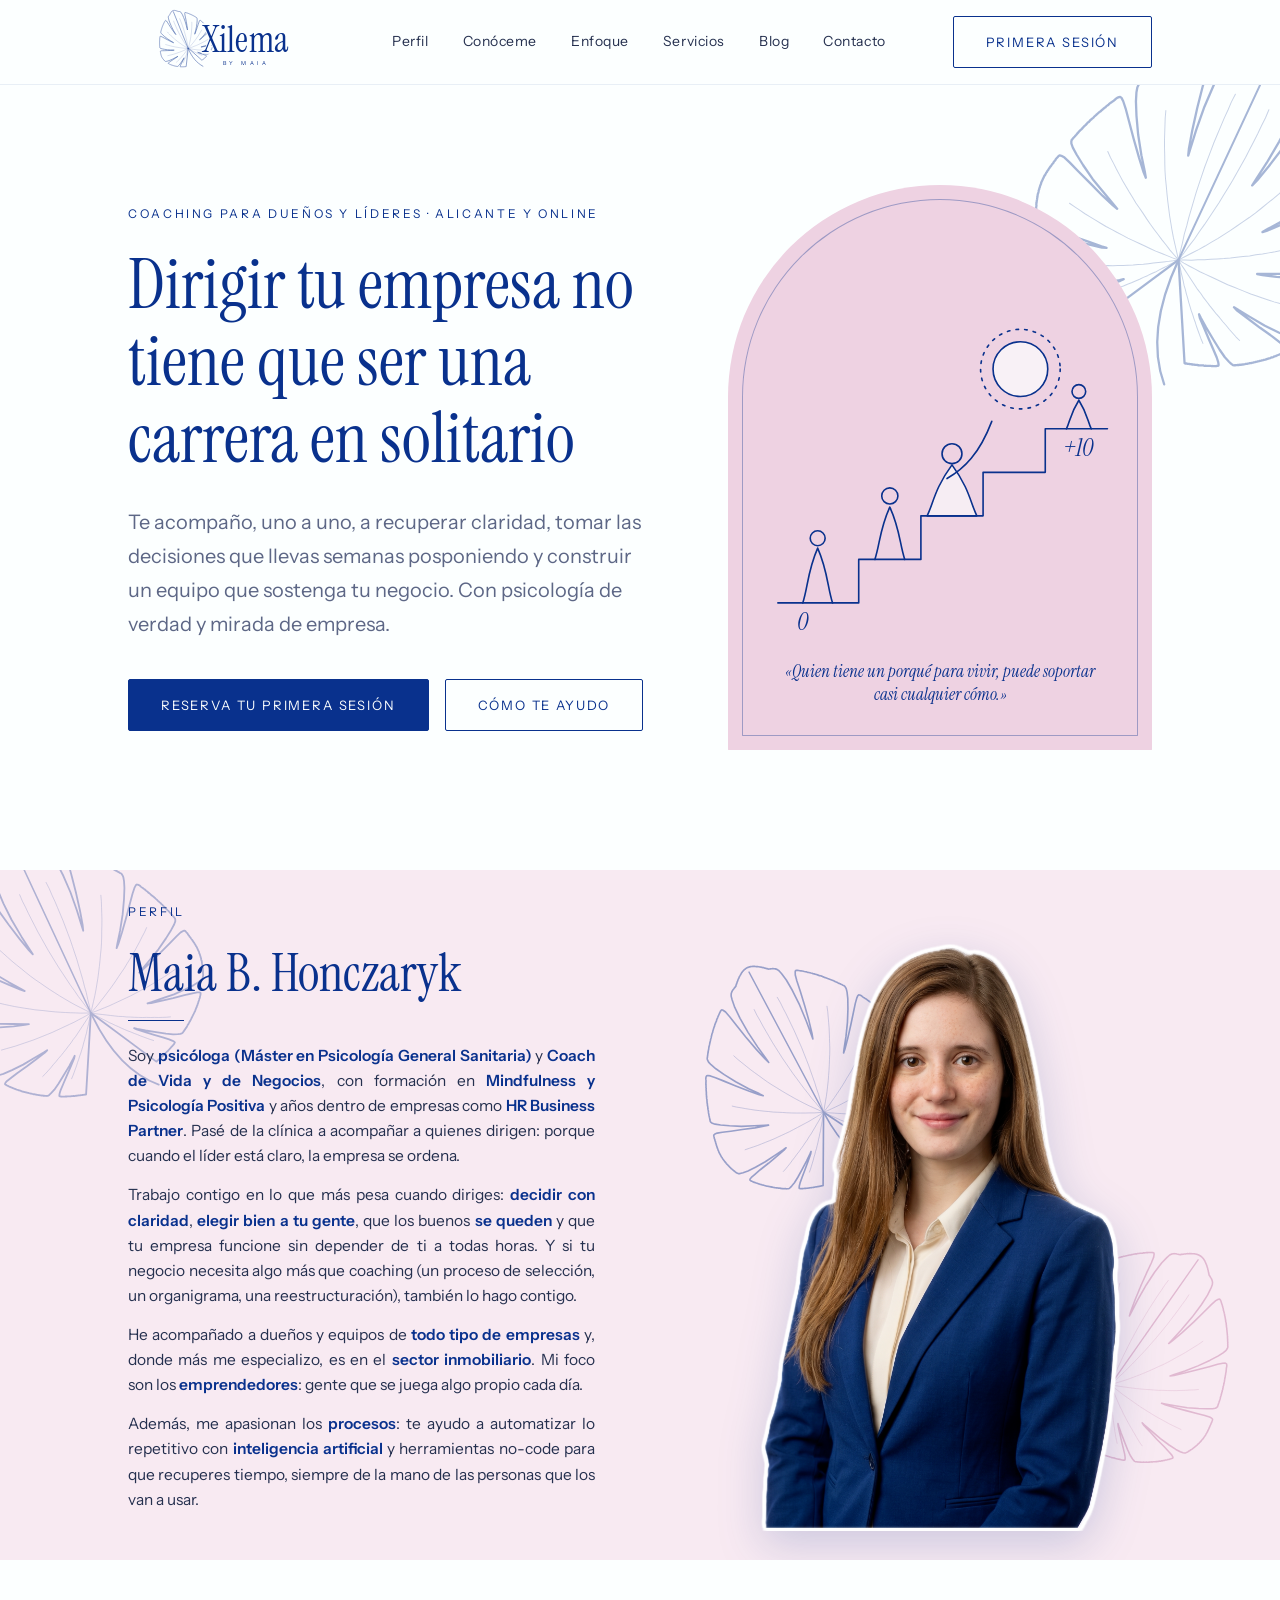
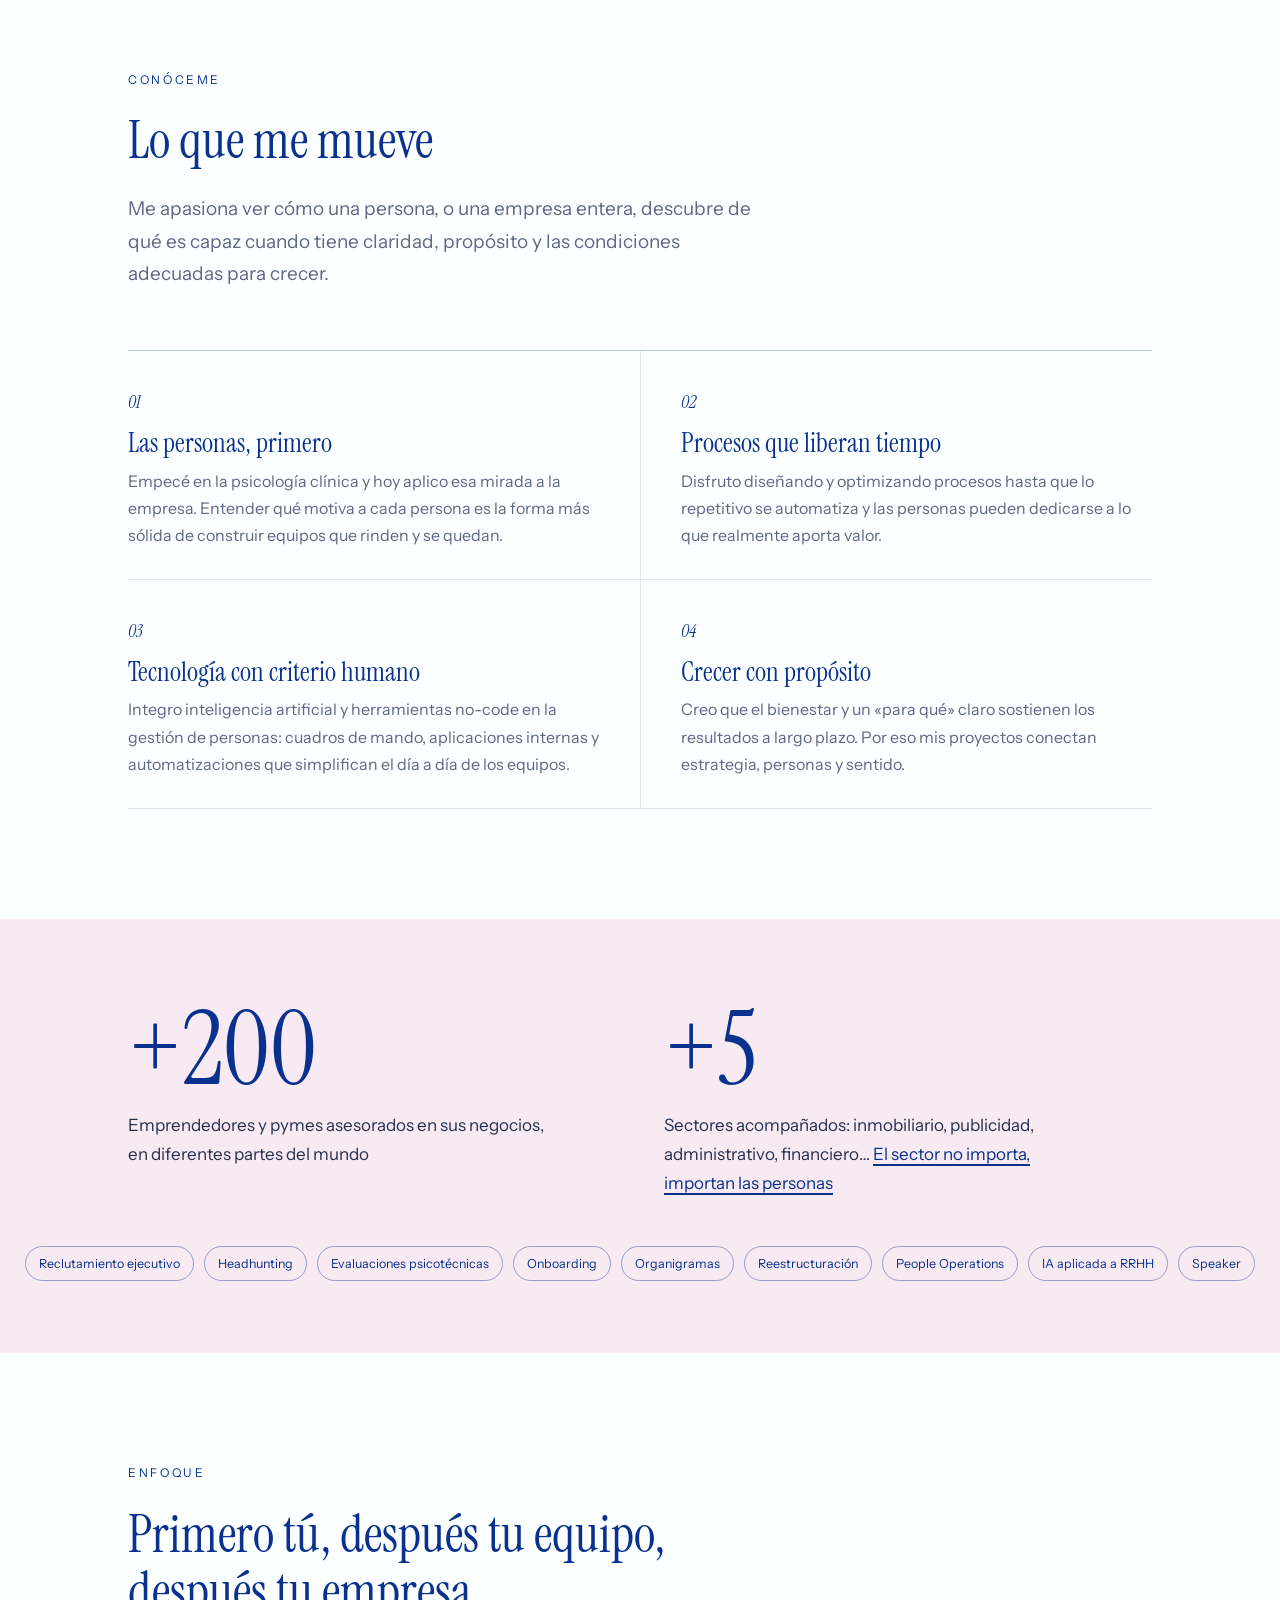
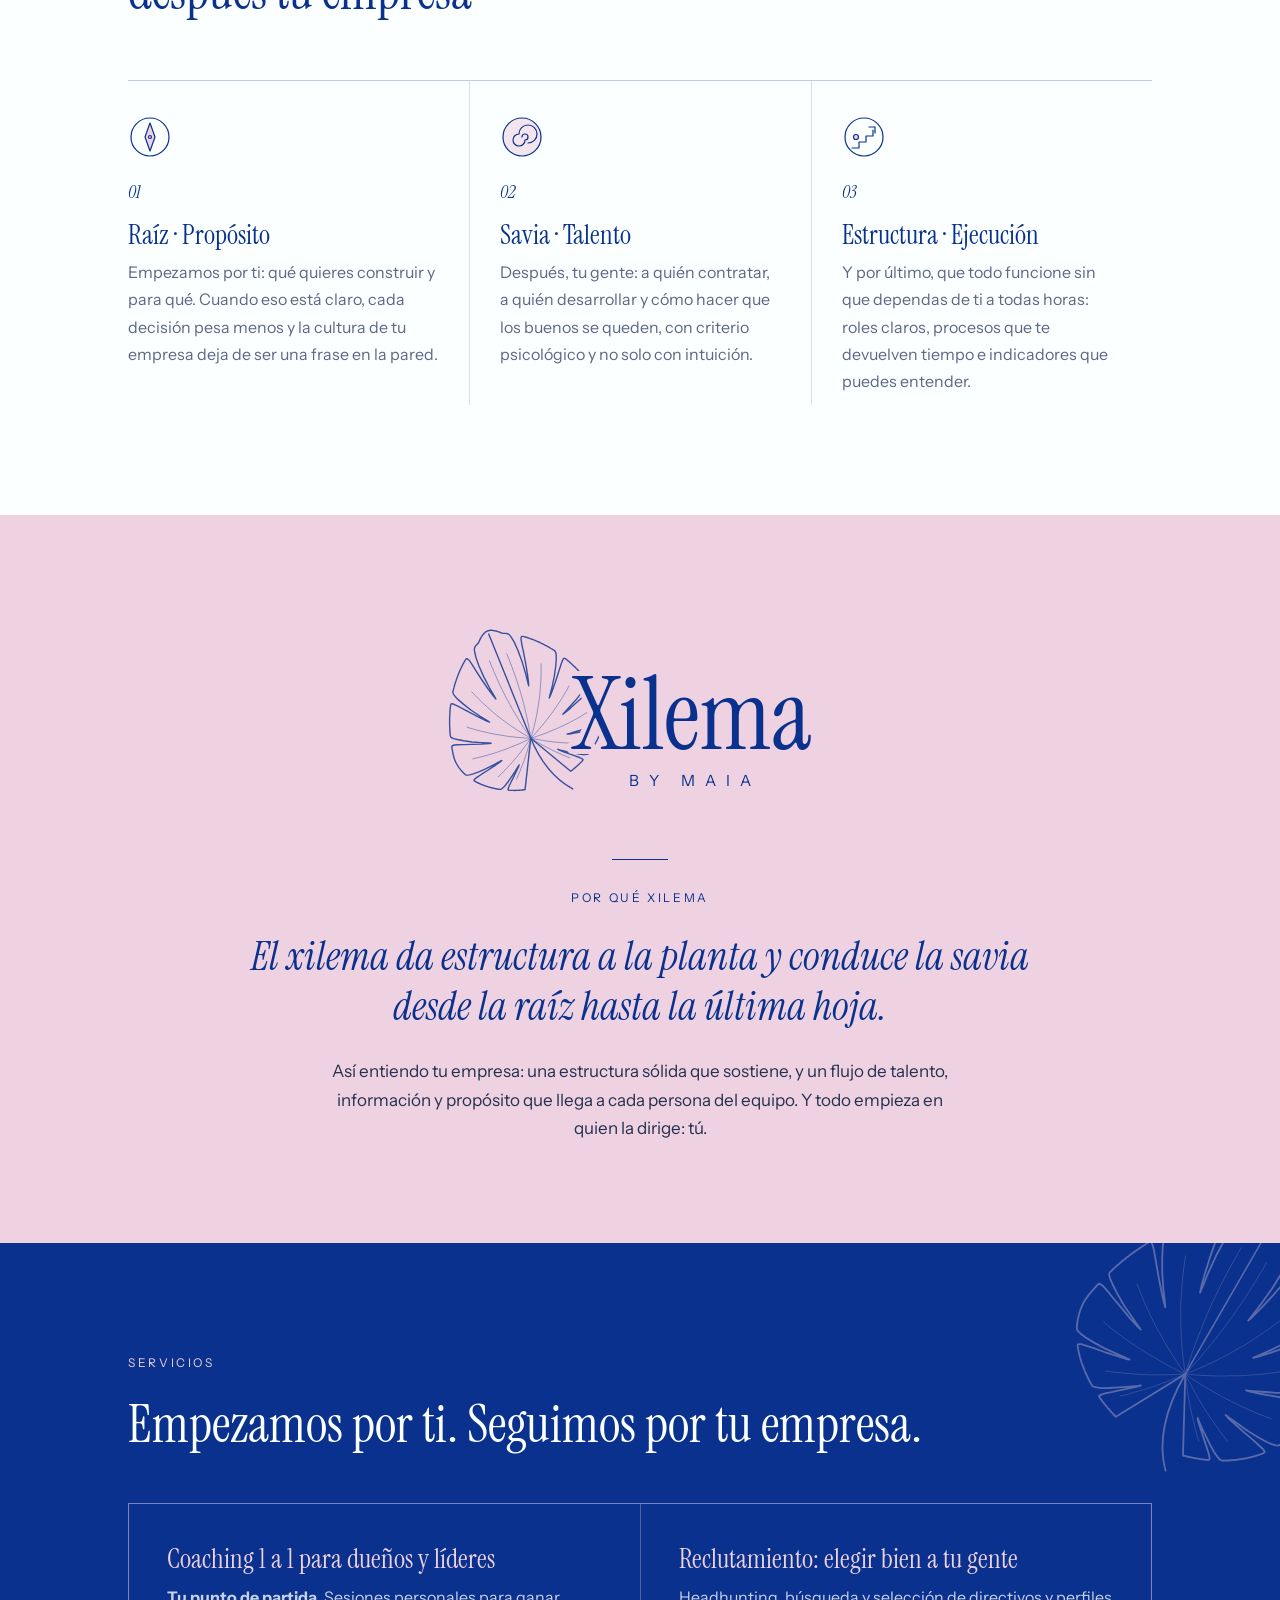
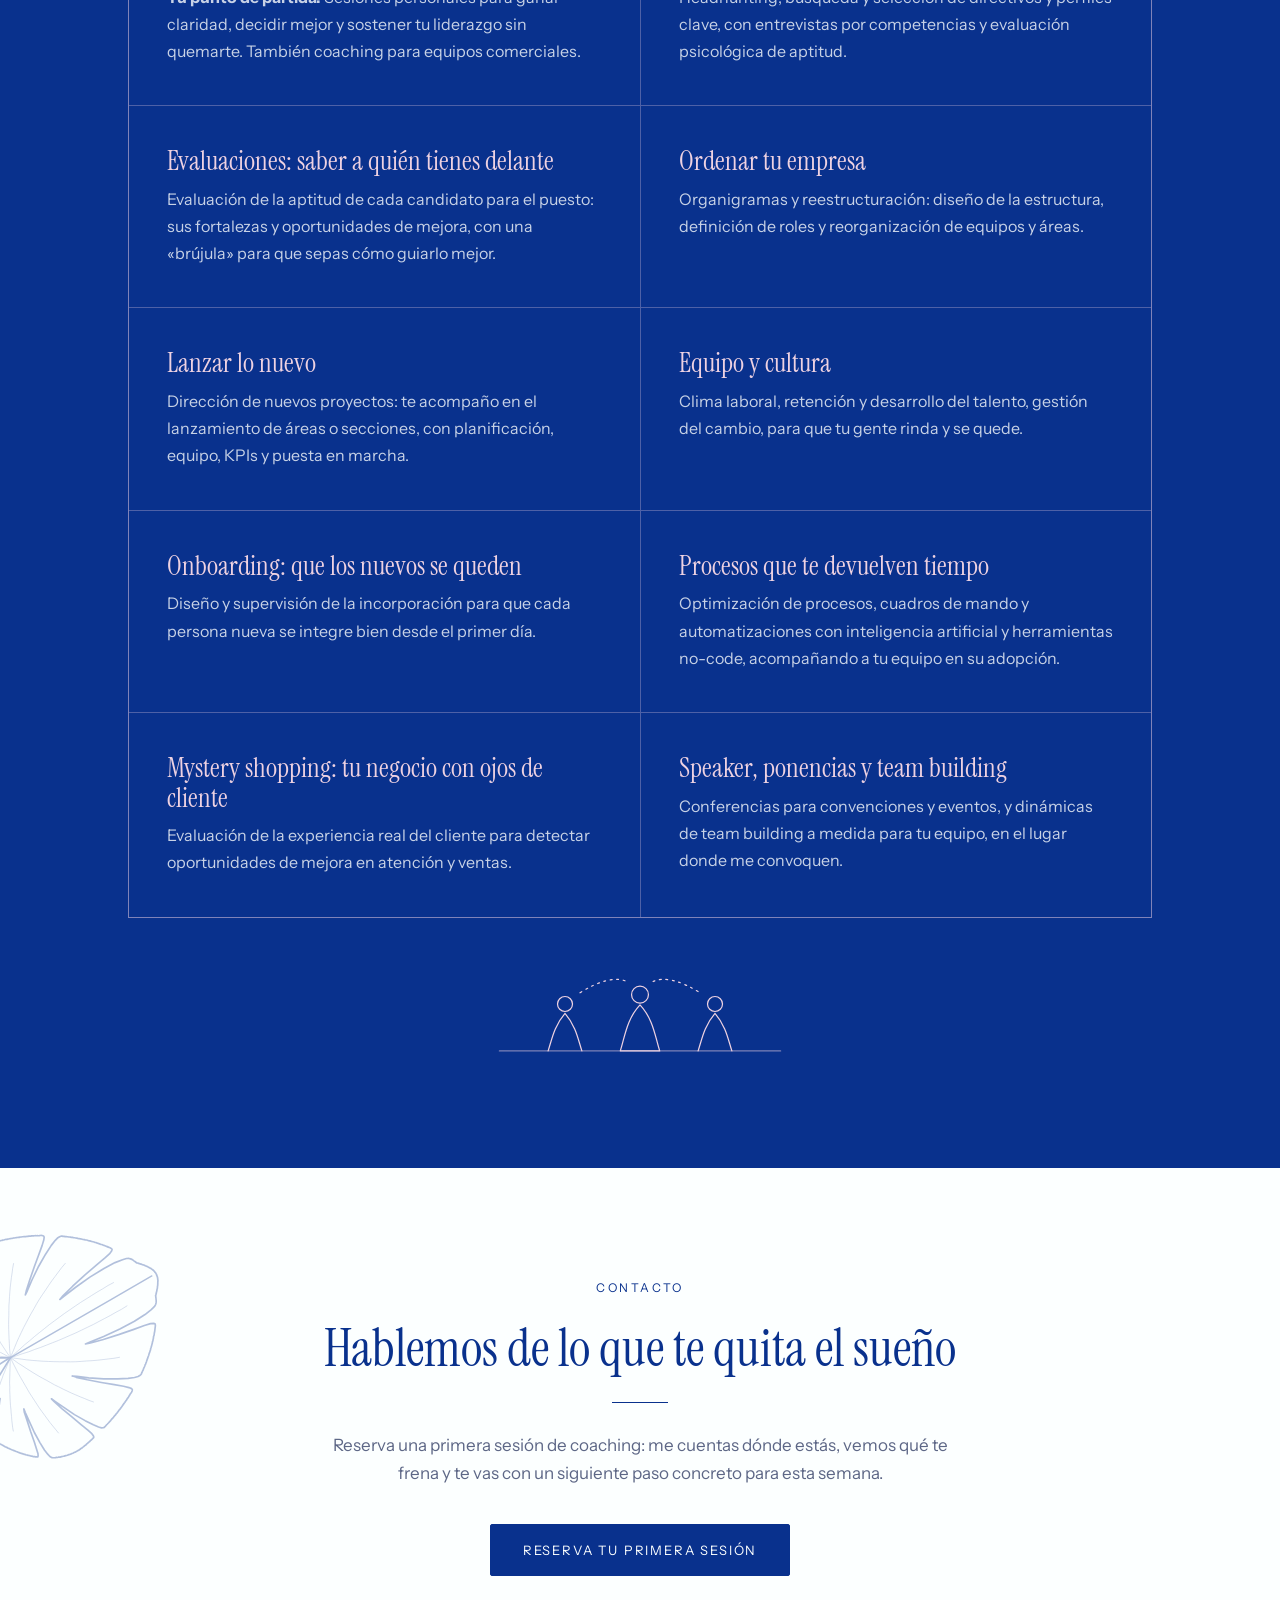
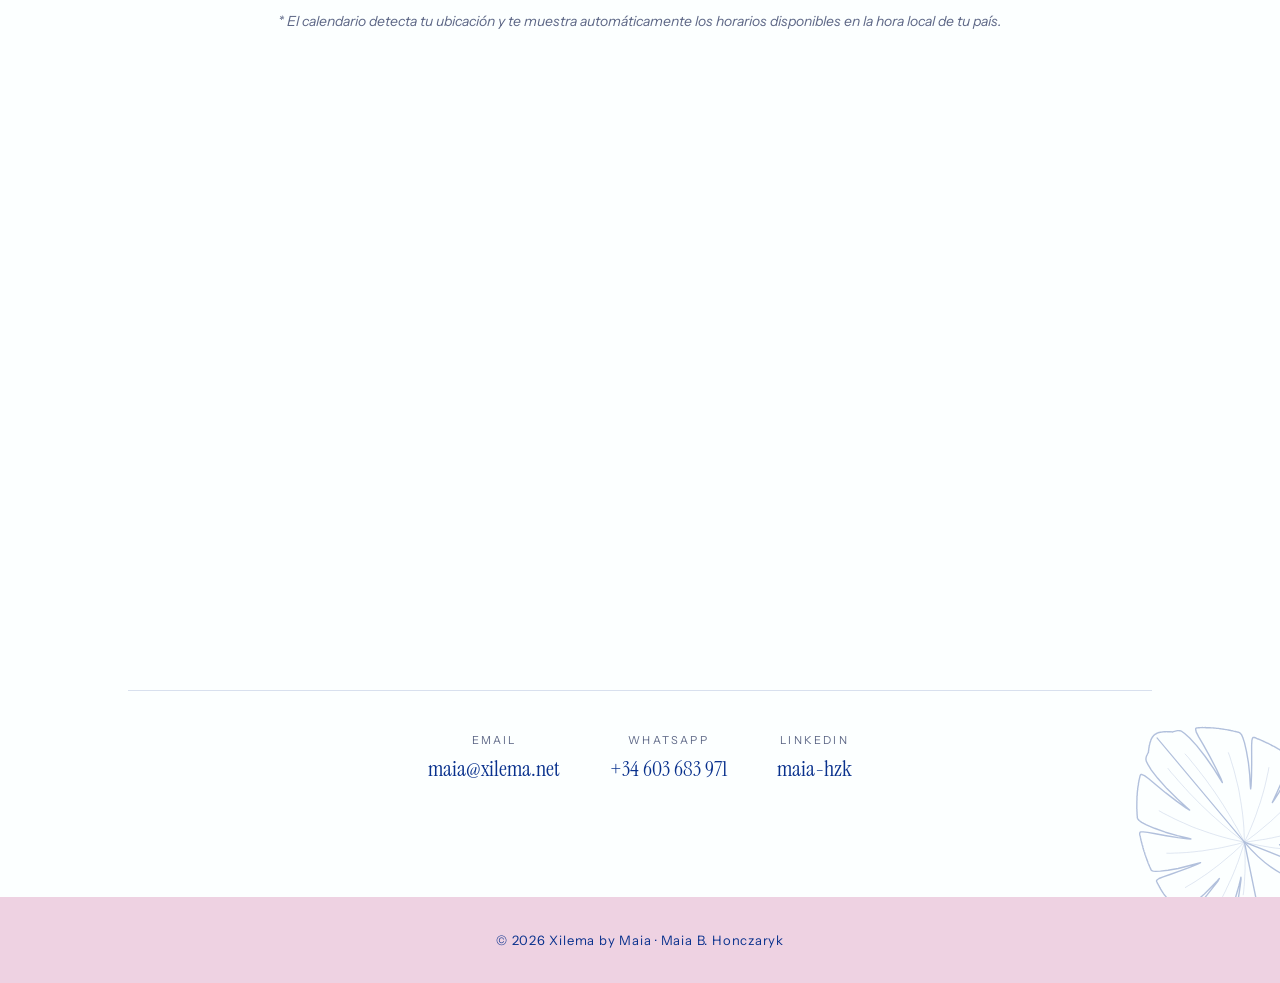
<file: index.html>
<!DOCTYPE html>
<html lang="es">
<head>
<meta charset="UTF-8">
<meta name="viewport" content="width=device-width,initial-scale=1">
<title>Xilema by Maia · Coaching para dueños y líderes de empresa en Alicante</title>
<meta name="description" content="Coaching 1 a 1 para dueños, fundadores y líderes de empresa en Alicante y online. Psicóloga y consultora de personas: te acompaño a decidir mejor, elegir bien a tu gente y ordenar tu empresa.">
<meta name="author" content="Maia B. Honczaryk">
<meta property="og:type" content="website">
<meta property="og:title" content="Xilema by Maia · Lleva tu empresa al siguiente nivel">
<meta property="og:description" content="Coaching 1 a 1 para dueños y líderes de empresa: decide mejor, elige bien a tu gente y haz crecer tu negocio con claridad.">
<meta property="og:locale" content="es_ES">
<meta property="og:image" content="/og-image.png">
<meta property="og:image:width" content="1200">
<meta property="og:image:height" content="630">
<meta name="twitter:card" content="summary_large_image">
<meta name="twitter:title" content="Xilema by Maia · Lleva tu empresa al siguiente nivel">
<meta name="twitter:image" content="/og-image.png">
<link rel="preconnect" href="https://fonts.googleapis.com">
<link rel="preconnect" href="https://fonts.gstatic.com" crossorigin>
<link href="https://fonts.googleapis.com/css2?family=Instrument+Sans:wght@400;500;600&family=Instrument+Serif:ital@0;1&display=swap" rel="stylesheet">
<link rel="icon" type="image/svg+xml" href="logos/final/xilema-icono.svg">
<link rel="stylesheet" href="styles.css">
<link rel="stylesheet" href="mobile.css">
<script type="application/ld+json">
{
  "@context": "https://schema.org",
  "@type": "ProfessionalService",
  "name": "Xilema by Maia",
  "description": "Consultoría de recursos humanos, reclutamiento ejecutivo, organigramas, reestructuración y People Operations con IA para pymes y emprendedores.",
  "founder": {"@type": "Person", "name": "Maia B. Honczaryk", "jobTitle": "HR Business Partner y psicóloga organizacional"},
  "telephone": "+34603683971",
  "email": "maia@xilema.net",
  "areaServed": ["Alicante", "España"],
  "address": {"@type": "PostalAddress", "addressLocality": "Alicante", "addressCountry": "ES"},
  "sameAs": ["https://www.linkedin.com/in/maia-hzk/"],
  "knowsAbout": ["Reclutamiento ejecutivo", "Headhunting", "Evaluaciones psicotécnicas", "Onboarding", "Recursos humanos", "Organigramas", "Reestructuración", "People Operations", "Coaching ejecutivo", "Ponencias y conferencias", "Team building", "Psicología organizacional", "Inteligencia artificial en RRHH"]
}
</script>
</head>
<body>

<svg width="0" height="0" style="position:absolute" aria-hidden="true">
  <symbol id="xmark" viewBox="0 0 110 120" fill="none" stroke="currentColor" stroke-width="2" stroke-linecap="round" stroke-linejoin="round">
    <path d="M18 104C34 76 56 50 80 22"/>
    <path d="M82 104C68 80 46 54 24 24"/>
    <g transform="rotate(25 82 16)"><g transform="translate(62 -4) scale(.4)" stroke-width="3">
      <path d="M50 94C22 86 5 62 11 37C17 14 38 8 50 19C62 8 83 14 89 37C95 62 78 86 50 94Z"/>
      <path d="M50 94V22"/>
      <path d="M50 76C40 74 28 68 19 58M50 62C40 60 30 54 22 44M50 48C43 46 36 41 31 33"/>
      <path d="M50 76C60 74 72 68 81 58M50 62C60 60 70 54 78 44M50 48C57 46 64 41 69 33"/>
      <path d="M11 55C20 56 26 60 30 66M89 55C80 56 74 60 70 66"/>
      <ellipse cx="38" cy="38" rx="3" ry="6" transform="rotate(-35 38 38)"/>
      <ellipse cx="62" cy="38" rx="3" ry="6" transform="rotate(35 62 38)"/>
    </g></g>
  </symbol>
  <symbol id="xlogo" viewBox="0 0 400 150" fill="none" stroke="currentColor" stroke-linecap="round" stroke-linejoin="round"><defs><mask id="xm" maskUnits="userSpaceOnUse" x="0" y="0" width="400" height="150">
<rect width="400" height="150" fill="#fff"/>
<text x="236" y="96" text-anchor="middle" font-family="Instrument Serif,serif" font-size="72" fill="#000" stroke="#000" stroke-width="7" stroke-linejoin="round">Xilema</text>
</mask></defs><g mask="url(#xm)" opacity=".8"><g transform="translate(122 88) rotate(-22) scale(1.18) translate(-50 -76)">
<path d="M50.0 76.0 L35.1 103.6 L34.9 103.6 L34.7 103.5 L34.5 103.4 L34.2 103.4 L34.0 103.3 L33.8 103.2 L33.6 103.2 L33.4 103.1 L33.1 103.0 L32.9 103.0 L32.7 102.9 L32.4 102.8 L32.2 102.7 L32.0 102.7 L31.8 102.6 L31.5 102.5 L31.3 102.4 L31.1 102.4 L30.8 102.3 L30.6 102.2 L30.4 102.1 L30.1 102.0 L29.9 101.9 L29.7 101.8 L29.4 101.8 L29.2 101.7 L29.0 101.6 L28.7 101.5 L28.5 101.4 L28.3 101.3 L28.0 101.2 L27.8 101.1 L27.6 101.0 L27.3 100.9 L27.1 100.8 L26.8 100.7 L26.6 100.6 L26.4 100.5 L26.1 100.4 L25.9 100.2 L25.7 100.1 L25.5 99.9 L25.6 99.6 L26.0 99.0 L27.0 97.9 L28.9 96.2 L31.5 93.9 L34.4 91.3 L36.7 89.2 L37.4 88.3 L36.4 89.1 L33.8 91.0 L30.4 93.3 L27.2 95.4 L24.8 96.8 L23.1 97.5 L22.2 97.8 L21.6 97.9 L21.2 97.8 L21.0 97.7 L20.7 97.5 L20.4 97.4 L20.2 97.2 L19.9 97.1 L19.7 96.9 L19.4 96.8 L19.2 96.6 L18.9 96.5 L18.7 96.3 L18.4 96.1 L18.2 95.9 L17.9 95.8 L17.7 95.6 L17.4 95.4 L17.2 95.2 L16.9 95.1 L16.7 94.9 L16.4 94.7 L16.2 94.5 L15.9 94.3 L15.7 94.1 L15.4 93.9 L15.2 93.7 L14.9 93.5 L14.7 93.3 L14.4 93.1 L14.2 92.9 L13.9 92.7 L13.7 92.5 L13.4 92.3 L13.2 92.1 L12.9 91.8 L12.7 91.6 L12.5 91.4 L12.2 91.2 L12.0 90.9 L11.7 90.7 L11.5 90.5 L11.3 90.2 L11.0 90.0 L10.8 89.7 L10.6 89.5 L10.3 89.2 L10.1 89.0 L9.9 88.7 L9.6 88.5 L9.4 88.2 L9.2 87.9 L9.0 87.7 L8.8 87.4 L8.6 87.1 L8.5 86.8 L8.8 86.5 L9.6 86.1 L11.4 85.7 L14.5 85.0 L18.9 84.2 L23.6 83.2 L27.4 82.4 L28.7 81.9 L27.1 82.1 L23.1 82.5 L18.0 83.0 L13.2 83.1 L9.6 83.0 L7.4 82.7 L6.1 82.4 L5.5 82.1 L5.2 81.8 L5.0 81.5 L4.8 81.2 L4.6 80.8 L4.5 80.5 L4.4 80.2 L4.2 79.9 L4.1 79.5 L4.0 79.2 L3.8 78.9 L3.7 78.5 L3.6 78.2 L3.5 77.9 L3.4 77.5 L3.3 77.2 L3.2 76.8 L3.1 76.5 L3.0 76.2 L2.9 75.8 L2.9 75.5 L2.8 75.1 L2.7 74.8 L2.7 74.5 L2.6 74.1 L2.6 73.8 L2.5 73.4 L2.5 73.1 L2.5 72.7 L2.4 72.4 L2.4 72.0 L2.4 71.7 L2.4 71.4 L2.4 71.0 L2.4 70.7 L2.4 70.3 L2.4 70.0 L2.5 69.7 L2.5 69.3 L2.5 69.0 L2.6 68.7 L2.6 68.3 L2.7 68.0 L2.7 67.7 L2.8 67.3 L2.8 67.0 L2.9 66.7 L3.0 66.3 L3.0 66.0 L3.1 65.7 L3.2 65.4 L3.2 65.0 L3.3 64.7 L3.4 64.4 L3.4 64.0 L3.5 63.7 L3.6 63.4 L3.7 63.0 L3.8 62.7 L4.0 62.5 L4.5 62.4 L5.6 62.5 L7.7 63.2 L11.1 64.5 L15.8 66.2 L20.9 68.1 L25.0 69.4 L26.6 69.8 L25.1 69.1 L21.1 67.2 L16.1 64.8 L11.7 62.2 L8.5 60.1 L6.6 58.7 L5.7 57.8 L5.4 57.2 L5.3 56.7 L5.4 56.4 L5.5 56.0 L5.6 55.7 L5.7 55.4 L5.8 55.0 L5.9 54.7 L6.0 54.3 L6.1 54.0 L6.2 53.7 L6.3 53.3 L6.4 53.0 L6.6 52.6 L6.7 52.3 L6.8 52.0 L6.9 51.6 L7.0 51.3 L7.2 50.9 L7.3 50.6 L7.4 50.3 L7.5 49.9 L7.7 49.6 L7.8 49.2 L7.9 48.9 L8.1 48.5 L8.2 48.2 L8.4 47.9 L8.5 47.5 L8.6 47.2 L8.8 46.8 L8.9 46.5 L9.1 46.1 L9.2 45.8 L9.4 45.4 L9.6 45.1 L9.7 44.8 L9.9 44.4 L10.0 44.1 L10.2 43.7 L10.4 43.4 L10.5 43.0 L10.7 42.7 L10.9 42.3 L11.0 42.0 L11.2 41.6 L11.4 41.3 L11.6 40.9 L11.8 40.6 L12.0 40.2 L12.1 39.9 L12.3 39.5 L12.5 39.2 L12.8 38.9 L13.1 38.7 L13.6 38.8 L14.5 39.5 L16.1 41.2 L18.6 44.2 L22.1 48.4 L26.0 52.9 L29.2 56.4 L30.5 57.6 L29.4 56.0 L26.4 52.0 L22.9 46.8 L20.0 41.8 L18.0 37.9 L17.0 35.4 L16.6 33.9 L16.6 33.1 L16.7 32.5 L16.9 32.1 L17.2 31.8 L17.4 31.4 L17.7 31.1 L17.9 30.7 L18.2 30.4 L18.5 30.0 L18.7 29.7 L19.0 29.3 L19.3 29.0 L19.5 28.6 L19.8 28.3 L20.1 27.9 L20.4 27.6 L20.7 27.2 L21.0 26.9 L21.3 26.5 L21.6 26.2 L21.9 25.8 L22.2 25.5 L22.5 25.2 L22.8 24.8 L23.1 24.5 L23.4 24.1 L23.7 23.8 L24.1 23.5 L24.4 23.1 L24.7 22.8 L25.0 22.5 L25.4 22.1 L25.7 21.8 L26.1 21.5 L26.4 21.1 L26.8 20.8 L27.1 20.5 L27.5 20.2 L27.9 19.9 L28.2 19.5 L28.6 19.2 L29.0 18.9 L29.3 18.6 L29.7 18.3 L30.1 18.0 L30.5 17.7 L30.9 17.4 L31.3 17.1 L31.7 16.9 L32.1 16.8 L32.5 17.2 L33.1 18.4 L33.7 21.0 L34.5 25.6 L35.7 31.9 L37.2 38.7 L38.6 44.1 L39.3 46.1 L39.0 43.8 L38.2 38.0 L37.5 30.6 L37.3 23.7 L37.5 18.5 L38.0 15.2 L38.4 13.5 L38.9 12.6 L39.4 12.1 L39.8 11.8 L40.3 11.5 L40.8 11.3 L41.2 11.1 L41.7 10.9 L42.2 10.7 L42.3 10.5 L42.5 10.3 L42.7 10.2 L42.8 10.0 L43.0 9.9 L43.2 9.7 L43.4 9.5 L43.5 9.4 L43.7 9.2 L43.9 9.1 L44.0 9.0 L44.2 8.8 L44.3 8.7 L44.5 8.5 L44.7 8.4 L44.8 8.3 L45.0 8.2 L45.2 8.0 L45.3 7.9 L45.5 7.8 L45.6 7.7 L45.8 7.6 L45.9 7.5 L46.1 7.4 L46.3 7.3 L46.4 7.2 L46.6 7.1 L46.7 7.0 L46.9 6.9 L47.0 6.8 L47.2 6.7 L47.3 6.7 L47.5 6.6 L47.6 6.5 L47.8 6.5 L47.9 6.4 L48.1 6.3 L48.2 6.3 L48.4 6.2 L48.5 6.2 L48.7 6.2 L48.8 6.1 L49.0 6.1 L49.1 6.1 L49.3 6.1 L49.4 6.0 L49.6 6.0 L49.7 6.0 L49.9 6.0 L50.0 6.0 L50.1 6.0 L50.3 6.0 L50.4 6.0 L50.6 6.0 L50.7 6.1 L50.9 6.1 L51.0 6.1 L51.2 6.1 L51.3 6.2 L51.5 6.2 L51.6 6.2 L51.8 6.3 L51.9 6.3 L52.1 6.4 L52.2 6.5 L52.4 6.5 L52.5 6.6 L52.7 6.7 L52.8 6.7 L53.0 6.8 L53.1 6.9 L53.3 7.0 L53.4 7.1 L53.6 7.2 L53.7 7.3 L53.9 7.4 L54.1 7.5 L54.2 7.6 L54.4 7.7 L54.5 7.8 L54.7 7.9 L54.8 8.0 L55.0 8.2 L55.2 8.3 L55.3 8.4 L55.5 8.5 L55.7 8.7 L55.8 8.8 L56.0 9.0 L56.1 9.1 L56.3 9.2 L56.5 9.4 L56.6 9.5 L56.8 9.7 L57.0 9.9 L57.2 10.0 L57.3 10.2 L57.5 10.3 L57.7 10.5 L57.8 10.7 L58.3 10.9 L58.8 11.1 L59.2 11.3 L59.7 11.5 L60.2 11.8 L60.6 12.1 L61.1 12.6 L61.6 13.5 L62.0 15.2 L62.5 18.5 L62.7 23.7 L62.5 30.6 L61.8 38.0 L61.0 43.8 L60.7 46.1 L61.4 44.1 L62.8 38.7 L64.3 31.9 L65.5 25.6 L66.3 21.0 L66.9 18.4 L67.5 17.2 L67.9 16.8 L68.3 16.9 L68.7 17.1 L69.1 17.4 L69.5 17.7 L69.9 18.0 L70.3 18.3 L70.7 18.6 L71.0 18.9 L71.4 19.2 L71.8 19.5 L72.1 19.9 L72.5 20.2 L72.9 20.5 L73.2 20.8 L73.6 21.1 L73.9 21.5 L74.3 21.8 L74.6 22.1 L75.0 22.5 L75.3 22.8 L75.6 23.1 L75.9 23.5 L76.3 23.8 L76.6 24.1 L76.9 24.5 L77.2 24.8 L77.5 25.2 L77.8 25.5 L78.1 25.8 L78.4 26.2 L78.7 26.5 L79.0 26.9 L79.3 27.2 L79.6 27.6 L79.9 27.9 L80.2 28.3 L80.5 28.6 L80.7 29.0 L81.0 29.3 L81.3 29.7 L81.5 30.0 L81.8 30.4 L82.1 30.7 L82.3 31.1 L82.6 31.4 L82.8 31.8 L83.1 32.1 L83.3 32.5 L83.4 33.1 L83.4 33.9 L83.0 35.4 L82.0 37.9 L80.0 41.8 L77.1 46.8 L73.6 52.0 L70.6 56.0 L69.5 57.6 L70.8 56.4 L74.0 52.9 L77.9 48.4 L81.4 44.2 L83.9 41.2 L85.5 39.5 L86.4 38.8 L86.9 38.7 L87.2 38.9 L87.5 39.2 L87.7 39.5 L87.9 39.9 L88.0 40.2 L88.2 40.6 L88.4 40.9 L88.6 41.3 L88.8 41.6 L89.0 42.0 L89.1 42.3 L89.3 42.7 L89.5 43.0 L89.6 43.4 L89.8 43.7 L90.0 44.1 L90.1 44.4 L90.3 44.8 L90.4 45.1 L90.6 45.4 L90.8 45.8 L90.9 46.1 L91.1 46.5 L91.2 46.8 L91.4 47.2 L91.5 47.5 L91.6 47.9 L91.8 48.2 L91.9 48.5 L92.1 48.9 L92.2 49.2 L92.3 49.6 L92.5 49.9 L92.6 50.3 L92.7 50.6 L92.8 50.9 L93.0 51.3 L93.1 51.6 L93.2 52.0 L93.3 52.3 L93.4 52.6 L93.6 53.0 L93.7 53.3 L93.8 53.7 L93.9 54.0 L94.0 54.3 L94.1 54.7 L94.2 55.0 L94.3 55.4 L94.4 55.7 L94.5 56.0 L94.6 56.4 L94.7 56.7 L94.6 57.2 L94.3 57.8 L93.4 58.7 L91.5 60.1 L88.3 62.2 L83.9 64.8 L78.9 67.2 L74.9 69.1 L73.4 69.8 L75.0 69.4 L79.1 68.1 L84.2 66.2 L88.9 64.5 L92.3 63.2 L94.4 62.5 L95.5 62.4 L96.0 62.5 L96.2 62.7 L96.3 63.0 L96.4 63.4 L96.5 63.7 L96.6 64.0 L96.6 64.4 L96.7 64.7 L96.8 65.0 L96.8 65.4 L96.9 65.7 L97.0 66.0 L97.0 66.3 L97.1 66.7 L97.2 67.0 L97.2 67.3 L97.3 67.7 L97.3 68.0 L97.4 68.3 L97.4 68.7 L97.5 69.0 L97.5 69.3 L97.5 69.7 L97.6 70.0 L97.6 70.3 L97.6 70.7 L97.6 71.0 L97.6 71.4 L97.6 71.7 L97.6 72.0 L97.6 72.4 L97.5 72.7 L97.5 73.1 L97.5 73.4 L97.4 73.8 L97.4 74.1 L97.3 74.5 L97.3 74.8 L97.2 75.1 L97.1 75.5 L97.1 75.8 L97.0 76.2 L96.9 76.5 L96.8 76.8 L96.7 77.2 L96.6 77.5 L96.5 77.9 L96.4 78.2 L96.3 78.5 L96.2 78.9 L96.0 79.2 L95.9 79.5 L95.8 79.9 L95.6 80.2 L95.5 80.5 L95.4 80.8 L95.2 81.2 L95.0 81.5 L94.8 81.8 L94.5 82.1 L93.9 82.4 L92.6 82.7 L90.4 83.0 L86.8 83.1 L82.0 83.0 L76.9 82.5 L72.9 82.1 L71.3 81.9 L72.6 82.4 L76.4 83.2 L81.1 84.2 L85.5 85.0 L88.6 85.7 L90.4 86.1 L91.2 86.5 L91.5 86.8 L91.4 87.1 L91.2 87.4 L91.0 87.7 L90.8 87.9 L90.6 88.2 L90.4 88.5 L90.1 88.7 L89.9 89.0 L89.7 89.2 L89.4 89.5 L89.2 89.7 L89.0 90.0 L88.7 90.2 L88.5 90.5 L88.3 90.7 L88.0 90.9 L87.8 91.2 L87.5 91.4 L87.3 91.6 L87.1 91.8 L86.8 92.1 L86.6 92.3 L86.3 92.5 L86.1 92.7 L85.8 92.9 L85.6 93.1 L85.3 93.3 L85.1 93.5 L84.8 93.7 L84.6 93.9 L84.3 94.1 L84.1 94.3 L83.8 94.5 L83.6 94.7 L83.3 94.9 L83.1 95.1 L82.8 95.2 L82.6 95.4 L82.3 95.6 L82.1 95.8 L81.8 95.9 L81.6 96.1 L81.3 96.3 L81.1 96.5 L80.8 96.6 L80.6 96.8 L80.3 96.9 L80.1 97.1 L79.8 97.2 L79.6 97.4 L79.3 97.5 L79.0 97.7 L78.8 97.8 L78.4 97.9 L77.8 97.8 L76.9 97.5 L75.2 96.8 L72.8 95.4 L69.6 93.3 L66.2 91.0 L63.6 89.1 L62.6 88.3 L63.3 89.2 L65.6 91.3 L68.5 93.9 L71.1 96.2 L73.0 97.9 L74.0 99.0 L74.4 99.6 L74.5 99.9 L74.3 100.1 L74.1 100.2 L73.9 100.4 L73.6 100.5 L73.4 100.6 L73.2 100.7 L72.9 100.8 L72.7 100.9 L72.4 101.0 L72.2 101.1 L72.0 101.2 L71.7 101.3 L71.5 101.4 L71.3 101.5 L71.0 101.6 L70.8 101.7 L70.6 101.8 L70.3 101.8 L70.1 101.9 L69.9 102.0 L69.6 102.1 L69.4 102.2 L69.2 102.3 L68.9 102.4 L68.7 102.4 L68.5 102.5 L68.2 102.6 L68.0 102.7 L67.8 102.7 L67.6 102.8 L67.3 102.9 L67.1 103.0 L66.9 103.0 L66.6 103.1 L66.4 103.2 L66.2 103.2 L66.0 103.3 L65.8 103.4 L65.5 103.4 L65.3 103.5 L65.1 103.6 L64.9 103.6 Z" stroke-width="0.847"/>
<path d="M50.0 76.0 L49.4 73.4 L48.9 70.8 L48.3 68.2 L47.9 65.6 L47.4 63.0 L47.0 60.4 L46.6 57.7 L46.2 55.1 L45.9 52.5 L45.6 49.8 L45.3 47.2 L45.1 44.5 L44.9 41.9 L44.7 39.2 L44.6 36.5 L44.5 33.9 L44.4 31.2 L44.4 28.5 L44.3 25.9 L44.4 23.2 M50.0 76.0 L48.6 74.2 L47.2 72.4 L45.8 70.6 L44.5 68.8 L43.2 66.9 L41.9 65.0 L40.7 63.1 L39.5 61.2 L38.3 59.2 L37.2 57.3 L36.0 55.3 L34.9 53.3 L33.9 51.3 L32.9 49.2 L31.9 47.2 L30.9 45.1 L30.0 43.0 L29.1 40.9 L28.2 38.8 L27.4 36.6 M50.0 76.0 L48.2 75.2 L46.4 74.4 L44.7 73.5 L42.9 72.6 L41.2 71.7 L39.5 70.8 L37.7 69.8 L36.0 68.8 L34.4 67.8 L32.7 66.8 L31.0 65.8 L29.4 64.7 L27.7 63.6 L26.1 62.5 L24.5 61.4 L22.9 60.2 L21.3 59.0 L19.8 57.8 L18.2 56.6 L16.7 55.3 M50.0 76.0 L48.1 76.2 L46.3 76.3 L44.4 76.4 L42.6 76.5 L40.7 76.5 L38.8 76.5 L37.0 76.5 L35.1 76.5 L33.3 76.5 L31.4 76.4 L29.5 76.3 L27.7 76.2 L25.8 76.1 L23.9 75.9 L22.1 75.7 L20.2 75.5 L18.4 75.3 L16.5 75.0 L14.7 74.7 L12.8 74.4 M50.0 76.0 L48.7 76.9 L47.4 77.7 L46.1 78.5 L44.8 79.3 L43.5 80.1 L42.2 80.9 L40.9 81.7 L39.5 82.4 L38.2 83.2 L36.8 83.9 L35.5 84.6 L34.1 85.3 L32.7 86.0 L31.3 86.6 L29.9 87.3 L28.5 87.9 L27.1 88.6 L25.7 89.2 L24.3 89.8 L22.9 90.3 M50.0 76.0 L49.2 77.1 L48.4 78.1 L47.6 79.2 L46.8 80.2 L46.0 81.2 L45.2 82.3 L44.3 83.3 L43.5 84.3 L42.6 85.3 L41.8 86.3 L40.9 87.3 L40.0 88.3 L39.1 89.2 L38.2 90.2 L37.3 91.1 L36.4 92.1 L35.5 93.0 L34.5 94.0 L33.6 94.9 L32.6 95.8 M50.0 76.0 L50.6 73.4 L51.1 70.8 L51.7 68.2 L52.1 65.6 L52.6 63.0 L53.0 60.4 L53.4 57.7 L53.8 55.1 L54.1 52.5 L54.4 49.8 L54.7 47.2 L54.9 44.5 L55.1 41.9 L55.3 39.2 L55.4 36.5 L55.5 33.9 L55.6 31.2 L55.6 28.5 L55.7 25.9 L55.6 23.2 M50.0 76.0 L51.4 74.2 L52.8 72.4 L54.2 70.6 L55.5 68.8 L56.8 66.9 L58.1 65.0 L59.3 63.1 L60.5 61.2 L61.7 59.2 L62.8 57.3 L64.0 55.3 L65.1 53.3 L66.1 51.3 L67.1 49.2 L68.1 47.2 L69.1 45.1 L70.0 43.0 L70.9 40.9 L71.8 38.8 L72.6 36.6 M50.0 76.0 L51.8 75.2 L53.6 74.4 L55.3 73.5 L57.1 72.6 L58.8 71.7 L60.5 70.8 L62.3 69.8 L64.0 68.8 L65.6 67.8 L67.3 66.8 L69.0 65.8 L70.6 64.7 L72.3 63.6 L73.9 62.5 L75.5 61.4 L77.1 60.2 L78.7 59.0 L80.2 57.8 L81.8 56.6 L83.3 55.3 M50.0 76.0 L51.9 76.2 L53.7 76.3 L55.6 76.4 L57.4 76.5 L59.3 76.5 L61.2 76.5 L63.0 76.5 L64.9 76.5 L66.7 76.5 L68.6 76.4 L70.5 76.3 L72.3 76.2 L74.2 76.1 L76.1 75.9 L77.9 75.7 L79.8 75.5 L81.6 75.3 L83.5 75.0 L85.3 74.7 L87.2 74.4 M50.0 76.0 L51.3 76.9 L52.6 77.7 L53.9 78.5 L55.2 79.3 L56.5 80.1 L57.8 80.9 L59.1 81.7 L60.5 82.4 L61.8 83.2 L63.2 83.9 L64.5 84.6 L65.9 85.3 L67.3 86.0 L68.7 86.6 L70.1 87.3 L71.5 87.9 L72.9 88.6 L74.3 89.2 L75.7 89.8 L77.1 90.3 M50.0 76.0 L50.8 77.1 L51.6 78.1 L52.4 79.2 L53.2 80.2 L54.0 81.2 L54.8 82.3 L55.7 83.3 L56.5 84.3 L57.4 85.3 L58.2 86.3 L59.1 87.3 L60.0 88.3 L60.9 89.2 L61.8 90.2 L62.7 91.1 L63.6 92.1 L64.5 93.0 L65.5 94.0 L66.4 94.9 L67.4 95.8" stroke-width="0.508" stroke-opacity=".55"/>
<path d="M50 76 V8" stroke-width="0.847"/>
<path d="M50 76 C50 92 54 104 62 114" stroke-width="0.847"/>
</g></g><text x="236" y="96" text-anchor="middle" font-family="Instrument Serif,serif" font-size="72" fill="currentColor" stroke="none">Xilema</text>
<text x="239" y="122" text-anchor="middle" font-family="Instrument Sans,sans-serif" font-size="11" letter-spacing="7" fill="currentColor" stroke="none">BY MAIA</text></symbol>
  <symbol id="monstera" viewBox="0 0 100 114" fill="none" stroke="currentColor" stroke-linecap="round" stroke-linejoin="round"><path d="M50.0 76.0 L35.1 103.6 L34.9 103.6 L34.7 103.5 L34.5 103.4 L34.2 103.4 L34.0 103.3 L33.8 103.2 L33.6 103.2 L33.4 103.1 L33.1 103.0 L32.9 103.0 L32.7 102.9 L32.4 102.8 L32.2 102.7 L32.0 102.7 L31.8 102.6 L31.5 102.5 L31.3 102.4 L31.1 102.4 L30.8 102.3 L30.6 102.2 L30.4 102.1 L30.1 102.0 L29.9 101.9 L29.7 101.8 L29.4 101.8 L29.2 101.7 L29.0 101.6 L28.7 101.5 L28.5 101.4 L28.3 101.3 L28.0 101.2 L27.8 101.1 L27.6 101.0 L27.3 100.9 L27.1 100.8 L26.8 100.7 L26.6 100.6 L26.4 100.5 L26.1 100.4 L25.9 100.2 L25.7 100.1 L25.5 99.9 L25.6 99.6 L26.0 99.0 L27.0 97.9 L28.9 96.2 L31.5 93.9 L34.4 91.3 L36.7 89.2 L37.4 88.3 L36.4 89.1 L33.8 91.0 L30.4 93.3 L27.2 95.4 L24.8 96.8 L23.1 97.5 L22.2 97.8 L21.6 97.9 L21.2 97.8 L21.0 97.7 L20.7 97.5 L20.4 97.4 L20.2 97.2 L19.9 97.1 L19.7 96.9 L19.4 96.8 L19.2 96.6 L18.9 96.5 L18.7 96.3 L18.4 96.1 L18.2 95.9 L17.9 95.8 L17.7 95.6 L17.4 95.4 L17.2 95.2 L16.9 95.1 L16.7 94.9 L16.4 94.7 L16.2 94.5 L15.9 94.3 L15.7 94.1 L15.4 93.9 L15.2 93.7 L14.9 93.5 L14.7 93.3 L14.4 93.1 L14.2 92.9 L13.9 92.7 L13.7 92.5 L13.4 92.3 L13.2 92.1 L12.9 91.8 L12.7 91.6 L12.5 91.4 L12.2 91.2 L12.0 90.9 L11.7 90.7 L11.5 90.5 L11.3 90.2 L11.0 90.0 L10.8 89.7 L10.6 89.5 L10.3 89.2 L10.1 89.0 L9.9 88.7 L9.6 88.5 L9.4 88.2 L9.2 87.9 L9.0 87.7 L8.8 87.4 L8.6 87.1 L8.5 86.8 L8.8 86.5 L9.6 86.1 L11.4 85.7 L14.5 85.0 L18.9 84.2 L23.6 83.2 L27.4 82.4 L28.7 81.9 L27.1 82.1 L23.1 82.5 L18.0 83.0 L13.2 83.1 L9.6 83.0 L7.4 82.7 L6.1 82.4 L5.5 82.1 L5.2 81.8 L5.0 81.5 L4.8 81.2 L4.6 80.8 L4.5 80.5 L4.4 80.2 L4.2 79.9 L4.1 79.5 L4.0 79.2 L3.8 78.9 L3.7 78.5 L3.6 78.2 L3.5 77.9 L3.4 77.5 L3.3 77.2 L3.2 76.8 L3.1 76.5 L3.0 76.2 L2.9 75.8 L2.9 75.5 L2.8 75.1 L2.7 74.8 L2.7 74.5 L2.6 74.1 L2.6 73.8 L2.5 73.4 L2.5 73.1 L2.5 72.7 L2.4 72.4 L2.4 72.0 L2.4 71.7 L2.4 71.4 L2.4 71.0 L2.4 70.7 L2.4 70.3 L2.4 70.0 L2.5 69.7 L2.5 69.3 L2.5 69.0 L2.6 68.7 L2.6 68.3 L2.7 68.0 L2.7 67.7 L2.8 67.3 L2.8 67.0 L2.9 66.7 L3.0 66.3 L3.0 66.0 L3.1 65.7 L3.2 65.4 L3.2 65.0 L3.3 64.7 L3.4 64.4 L3.4 64.0 L3.5 63.7 L3.6 63.4 L3.7 63.0 L3.8 62.7 L4.0 62.5 L4.5 62.4 L5.6 62.5 L7.7 63.2 L11.1 64.5 L15.8 66.2 L20.9 68.1 L25.0 69.4 L26.6 69.8 L25.1 69.1 L21.1 67.2 L16.1 64.8 L11.7 62.2 L8.5 60.1 L6.6 58.7 L5.7 57.8 L5.4 57.2 L5.3 56.7 L5.4 56.4 L5.5 56.0 L5.6 55.7 L5.7 55.4 L5.8 55.0 L5.9 54.7 L6.0 54.3 L6.1 54.0 L6.2 53.7 L6.3 53.3 L6.4 53.0 L6.6 52.6 L6.7 52.3 L6.8 52.0 L6.9 51.6 L7.0 51.3 L7.2 50.9 L7.3 50.6 L7.4 50.3 L7.5 49.9 L7.7 49.6 L7.8 49.2 L7.9 48.9 L8.1 48.5 L8.2 48.2 L8.4 47.9 L8.5 47.5 L8.6 47.2 L8.8 46.8 L8.9 46.5 L9.1 46.1 L9.2 45.8 L9.4 45.4 L9.6 45.1 L9.7 44.8 L9.9 44.4 L10.0 44.1 L10.2 43.7 L10.4 43.4 L10.5 43.0 L10.7 42.7 L10.9 42.3 L11.0 42.0 L11.2 41.6 L11.4 41.3 L11.6 40.9 L11.8 40.6 L12.0 40.2 L12.1 39.9 L12.3 39.5 L12.5 39.2 L12.8 38.9 L13.1 38.7 L13.6 38.8 L14.5 39.5 L16.1 41.2 L18.6 44.2 L22.1 48.4 L26.0 52.9 L29.2 56.4 L30.5 57.6 L29.4 56.0 L26.4 52.0 L22.9 46.8 L20.0 41.8 L18.0 37.9 L17.0 35.4 L16.6 33.9 L16.6 33.1 L16.7 32.5 L16.9 32.1 L17.2 31.8 L17.4 31.4 L17.7 31.1 L17.9 30.7 L18.2 30.4 L18.5 30.0 L18.7 29.7 L19.0 29.3 L19.3 29.0 L19.5 28.6 L19.8 28.3 L20.1 27.9 L20.4 27.6 L20.7 27.2 L21.0 26.9 L21.3 26.5 L21.6 26.2 L21.9 25.8 L22.2 25.5 L22.5 25.2 L22.8 24.8 L23.1 24.5 L23.4 24.1 L23.7 23.8 L24.1 23.5 L24.4 23.1 L24.7 22.8 L25.0 22.5 L25.4 22.1 L25.7 21.8 L26.1 21.5 L26.4 21.1 L26.8 20.8 L27.1 20.5 L27.5 20.2 L27.9 19.9 L28.2 19.5 L28.6 19.2 L29.0 18.9 L29.3 18.6 L29.7 18.3 L30.1 18.0 L30.5 17.7 L30.9 17.4 L31.3 17.1 L31.7 16.9 L32.1 16.8 L32.5 17.2 L33.1 18.4 L33.7 21.0 L34.5 25.6 L35.7 31.9 L37.2 38.7 L38.6 44.1 L39.3 46.1 L39.0 43.8 L38.2 38.0 L37.5 30.6 L37.3 23.7 L37.5 18.5 L38.0 15.2 L38.4 13.5 L38.9 12.6 L39.4 12.1 L39.8 11.8 L40.3 11.5 L40.8 11.3 L41.2 11.1 L41.7 10.9 L42.2 10.7 L42.3 10.5 L42.5 10.3 L42.7 10.2 L42.8 10.0 L43.0 9.9 L43.2 9.7 L43.4 9.5 L43.5 9.4 L43.7 9.2 L43.9 9.1 L44.0 9.0 L44.2 8.8 L44.3 8.7 L44.5 8.5 L44.7 8.4 L44.8 8.3 L45.0 8.2 L45.2 8.0 L45.3 7.9 L45.5 7.8 L45.6 7.7 L45.8 7.6 L45.9 7.5 L46.1 7.4 L46.3 7.3 L46.4 7.2 L46.6 7.1 L46.7 7.0 L46.9 6.9 L47.0 6.8 L47.2 6.7 L47.3 6.7 L47.5 6.6 L47.6 6.5 L47.8 6.5 L47.9 6.4 L48.1 6.3 L48.2 6.3 L48.4 6.2 L48.5 6.2 L48.7 6.2 L48.8 6.1 L49.0 6.1 L49.1 6.1 L49.3 6.1 L49.4 6.0 L49.6 6.0 L49.7 6.0 L49.9 6.0 L50.0 6.0 L50.1 6.0 L50.3 6.0 L50.4 6.0 L50.6 6.0 L50.7 6.1 L50.9 6.1 L51.0 6.1 L51.2 6.1 L51.3 6.2 L51.5 6.2 L51.6 6.2 L51.8 6.3 L51.9 6.3 L52.1 6.4 L52.2 6.5 L52.4 6.5 L52.5 6.6 L52.7 6.7 L52.8 6.7 L53.0 6.8 L53.1 6.9 L53.3 7.0 L53.4 7.1 L53.6 7.2 L53.7 7.3 L53.9 7.4 L54.1 7.5 L54.2 7.6 L54.4 7.7 L54.5 7.8 L54.7 7.9 L54.8 8.0 L55.0 8.2 L55.2 8.3 L55.3 8.4 L55.5 8.5 L55.7 8.7 L55.8 8.8 L56.0 9.0 L56.1 9.1 L56.3 9.2 L56.5 9.4 L56.6 9.5 L56.8 9.7 L57.0 9.9 L57.2 10.0 L57.3 10.2 L57.5 10.3 L57.7 10.5 L57.8 10.7 L58.3 10.9 L58.8 11.1 L59.2 11.3 L59.7 11.5 L60.2 11.8 L60.6 12.1 L61.1 12.6 L61.6 13.5 L62.0 15.2 L62.5 18.5 L62.7 23.7 L62.5 30.6 L61.8 38.0 L61.0 43.8 L60.7 46.1 L61.4 44.1 L62.8 38.7 L64.3 31.9 L65.5 25.6 L66.3 21.0 L66.9 18.4 L67.5 17.2 L67.9 16.8 L68.3 16.9 L68.7 17.1 L69.1 17.4 L69.5 17.7 L69.9 18.0 L70.3 18.3 L70.7 18.6 L71.0 18.9 L71.4 19.2 L71.8 19.5 L72.1 19.9 L72.5 20.2 L72.9 20.5 L73.2 20.8 L73.6 21.1 L73.9 21.5 L74.3 21.8 L74.6 22.1 L75.0 22.5 L75.3 22.8 L75.6 23.1 L75.9 23.5 L76.3 23.8 L76.6 24.1 L76.9 24.5 L77.2 24.8 L77.5 25.2 L77.8 25.5 L78.1 25.8 L78.4 26.2 L78.7 26.5 L79.0 26.9 L79.3 27.2 L79.6 27.6 L79.9 27.9 L80.2 28.3 L80.5 28.6 L80.7 29.0 L81.0 29.3 L81.3 29.7 L81.5 30.0 L81.8 30.4 L82.1 30.7 L82.3 31.1 L82.6 31.4 L82.8 31.8 L83.1 32.1 L83.3 32.5 L83.4 33.1 L83.4 33.9 L83.0 35.4 L82.0 37.9 L80.0 41.8 L77.1 46.8 L73.6 52.0 L70.6 56.0 L69.5 57.6 L70.8 56.4 L74.0 52.9 L77.9 48.4 L81.4 44.2 L83.9 41.2 L85.5 39.5 L86.4 38.8 L86.9 38.7 L87.2 38.9 L87.5 39.2 L87.7 39.5 L87.9 39.9 L88.0 40.2 L88.2 40.6 L88.4 40.9 L88.6 41.3 L88.8 41.6 L89.0 42.0 L89.1 42.3 L89.3 42.7 L89.5 43.0 L89.6 43.4 L89.8 43.7 L90.0 44.1 L90.1 44.4 L90.3 44.8 L90.4 45.1 L90.6 45.4 L90.8 45.8 L90.9 46.1 L91.1 46.5 L91.2 46.8 L91.4 47.2 L91.5 47.5 L91.6 47.9 L91.8 48.2 L91.9 48.5 L92.1 48.9 L92.2 49.2 L92.3 49.6 L92.5 49.9 L92.6 50.3 L92.7 50.6 L92.8 50.9 L93.0 51.3 L93.1 51.6 L93.2 52.0 L93.3 52.3 L93.4 52.6 L93.6 53.0 L93.7 53.3 L93.8 53.7 L93.9 54.0 L94.0 54.3 L94.1 54.7 L94.2 55.0 L94.3 55.4 L94.4 55.7 L94.5 56.0 L94.6 56.4 L94.7 56.7 L94.6 57.2 L94.3 57.8 L93.4 58.7 L91.5 60.1 L88.3 62.2 L83.9 64.8 L78.9 67.2 L74.9 69.1 L73.4 69.8 L75.0 69.4 L79.1 68.1 L84.2 66.2 L88.9 64.5 L92.3 63.2 L94.4 62.5 L95.5 62.4 L96.0 62.5 L96.2 62.7 L96.3 63.0 L96.4 63.4 L96.5 63.7 L96.6 64.0 L96.6 64.4 L96.7 64.7 L96.8 65.0 L96.8 65.4 L96.9 65.7 L97.0 66.0 L97.0 66.3 L97.1 66.7 L97.2 67.0 L97.2 67.3 L97.3 67.7 L97.3 68.0 L97.4 68.3 L97.4 68.7 L97.5 69.0 L97.5 69.3 L97.5 69.7 L97.6 70.0 L97.6 70.3 L97.6 70.7 L97.6 71.0 L97.6 71.4 L97.6 71.7 L97.6 72.0 L97.6 72.4 L97.5 72.7 L97.5 73.1 L97.5 73.4 L97.4 73.8 L97.4 74.1 L97.3 74.5 L97.3 74.8 L97.2 75.1 L97.1 75.5 L97.1 75.8 L97.0 76.2 L96.9 76.5 L96.8 76.8 L96.7 77.2 L96.6 77.5 L96.5 77.9 L96.4 78.2 L96.3 78.5 L96.2 78.9 L96.0 79.2 L95.9 79.5 L95.8 79.9 L95.6 80.2 L95.5 80.5 L95.4 80.8 L95.2 81.2 L95.0 81.5 L94.8 81.8 L94.5 82.1 L93.9 82.4 L92.6 82.7 L90.4 83.0 L86.8 83.1 L82.0 83.0 L76.9 82.5 L72.9 82.1 L71.3 81.9 L72.6 82.4 L76.4 83.2 L81.1 84.2 L85.5 85.0 L88.6 85.7 L90.4 86.1 L91.2 86.5 L91.5 86.8 L91.4 87.1 L91.2 87.4 L91.0 87.7 L90.8 87.9 L90.6 88.2 L90.4 88.5 L90.1 88.7 L89.9 89.0 L89.7 89.2 L89.4 89.5 L89.2 89.7 L89.0 90.0 L88.7 90.2 L88.5 90.5 L88.3 90.7 L88.0 90.9 L87.8 91.2 L87.5 91.4 L87.3 91.6 L87.1 91.8 L86.8 92.1 L86.6 92.3 L86.3 92.5 L86.1 92.7 L85.8 92.9 L85.6 93.1 L85.3 93.3 L85.1 93.5 L84.8 93.7 L84.6 93.9 L84.3 94.1 L84.1 94.3 L83.8 94.5 L83.6 94.7 L83.3 94.9 L83.1 95.1 L82.8 95.2 L82.6 95.4 L82.3 95.6 L82.1 95.8 L81.8 95.9 L81.6 96.1 L81.3 96.3 L81.1 96.5 L80.8 96.6 L80.6 96.8 L80.3 96.9 L80.1 97.1 L79.8 97.2 L79.6 97.4 L79.3 97.5 L79.0 97.7 L78.8 97.8 L78.4 97.9 L77.8 97.8 L76.9 97.5 L75.2 96.8 L72.8 95.4 L69.6 93.3 L66.2 91.0 L63.6 89.1 L62.6 88.3 L63.3 89.2 L65.6 91.3 L68.5 93.9 L71.1 96.2 L73.0 97.9 L74.0 99.0 L74.4 99.6 L74.5 99.9 L74.3 100.1 L74.1 100.2 L73.9 100.4 L73.6 100.5 L73.4 100.6 L73.2 100.7 L72.9 100.8 L72.7 100.9 L72.4 101.0 L72.2 101.1 L72.0 101.2 L71.7 101.3 L71.5 101.4 L71.3 101.5 L71.0 101.6 L70.8 101.7 L70.6 101.8 L70.3 101.8 L70.1 101.9 L69.9 102.0 L69.6 102.1 L69.4 102.2 L69.2 102.3 L68.9 102.4 L68.7 102.4 L68.5 102.5 L68.2 102.6 L68.0 102.7 L67.8 102.7 L67.6 102.8 L67.3 102.9 L67.1 103.0 L66.9 103.0 L66.6 103.1 L66.4 103.2 L66.2 103.2 L66.0 103.3 L65.8 103.4 L65.5 103.4 L65.3 103.5 L65.1 103.6 L64.9 103.6 Z" stroke-width=".7"/><path d="M50.0 76.0 L49.4 73.4 L48.9 70.8 L48.3 68.2 L47.9 65.6 L47.4 63.0 L47.0 60.4 L46.6 57.7 L46.2 55.1 L45.9 52.5 L45.6 49.8 L45.3 47.2 L45.1 44.5 L44.9 41.9 L44.7 39.2 L44.6 36.5 L44.5 33.9 L44.4 31.2 L44.4 28.5 L44.3 25.9 L44.4 23.2 M50.0 76.0 L48.6 74.2 L47.2 72.4 L45.8 70.6 L44.5 68.8 L43.2 66.9 L41.9 65.0 L40.7 63.1 L39.5 61.2 L38.3 59.2 L37.2 57.3 L36.0 55.3 L34.9 53.3 L33.9 51.3 L32.9 49.2 L31.9 47.2 L30.9 45.1 L30.0 43.0 L29.1 40.9 L28.2 38.8 L27.4 36.6 M50.0 76.0 L48.2 75.2 L46.4 74.4 L44.7 73.5 L42.9 72.6 L41.2 71.7 L39.5 70.8 L37.7 69.8 L36.0 68.8 L34.4 67.8 L32.7 66.8 L31.0 65.8 L29.4 64.7 L27.7 63.6 L26.1 62.5 L24.5 61.4 L22.9 60.2 L21.3 59.0 L19.8 57.8 L18.2 56.6 L16.7 55.3 M50.0 76.0 L48.1 76.2 L46.3 76.3 L44.4 76.4 L42.6 76.5 L40.7 76.5 L38.8 76.5 L37.0 76.5 L35.1 76.5 L33.3 76.5 L31.4 76.4 L29.5 76.3 L27.7 76.2 L25.8 76.1 L23.9 75.9 L22.1 75.7 L20.2 75.5 L18.4 75.3 L16.5 75.0 L14.7 74.7 L12.8 74.4 M50.0 76.0 L48.7 76.9 L47.4 77.7 L46.1 78.5 L44.8 79.3 L43.5 80.1 L42.2 80.9 L40.9 81.7 L39.5 82.4 L38.2 83.2 L36.8 83.9 L35.5 84.6 L34.1 85.3 L32.7 86.0 L31.3 86.6 L29.9 87.3 L28.5 87.9 L27.1 88.6 L25.7 89.2 L24.3 89.8 L22.9 90.3 M50.0 76.0 L49.2 77.1 L48.4 78.1 L47.6 79.2 L46.8 80.2 L46.0 81.2 L45.2 82.3 L44.3 83.3 L43.5 84.3 L42.6 85.3 L41.8 86.3 L40.9 87.3 L40.0 88.3 L39.1 89.2 L38.2 90.2 L37.3 91.1 L36.4 92.1 L35.5 93.0 L34.5 94.0 L33.6 94.9 L32.6 95.8 M50.0 76.0 L50.6 73.4 L51.1 70.8 L51.7 68.2 L52.1 65.6 L52.6 63.0 L53.0 60.4 L53.4 57.7 L53.8 55.1 L54.1 52.5 L54.4 49.8 L54.7 47.2 L54.9 44.5 L55.1 41.9 L55.3 39.2 L55.4 36.5 L55.5 33.9 L55.6 31.2 L55.6 28.5 L55.7 25.9 L55.6 23.2 M50.0 76.0 L51.4 74.2 L52.8 72.4 L54.2 70.6 L55.5 68.8 L56.8 66.9 L58.1 65.0 L59.3 63.1 L60.5 61.2 L61.7 59.2 L62.8 57.3 L64.0 55.3 L65.1 53.3 L66.1 51.3 L67.1 49.2 L68.1 47.2 L69.1 45.1 L70.0 43.0 L70.9 40.9 L71.8 38.8 L72.6 36.6 M50.0 76.0 L51.8 75.2 L53.6 74.4 L55.3 73.5 L57.1 72.6 L58.8 71.7 L60.5 70.8 L62.3 69.8 L64.0 68.8 L65.6 67.8 L67.3 66.8 L69.0 65.8 L70.6 64.7 L72.3 63.6 L73.9 62.5 L75.5 61.4 L77.1 60.2 L78.7 59.0 L80.2 57.8 L81.8 56.6 L83.3 55.3 M50.0 76.0 L51.9 76.2 L53.7 76.3 L55.6 76.4 L57.4 76.5 L59.3 76.5 L61.2 76.5 L63.0 76.5 L64.9 76.5 L66.7 76.5 L68.6 76.4 L70.5 76.3 L72.3 76.2 L74.2 76.1 L76.1 75.9 L77.9 75.7 L79.8 75.5 L81.6 75.3 L83.5 75.0 L85.3 74.7 L87.2 74.4 M50.0 76.0 L51.3 76.9 L52.6 77.7 L53.9 78.5 L55.2 79.3 L56.5 80.1 L57.8 80.9 L59.1 81.7 L60.5 82.4 L61.8 83.2 L63.2 83.9 L64.5 84.6 L65.9 85.3 L67.3 86.0 L68.7 86.6 L70.1 87.3 L71.5 87.9 L72.9 88.6 L74.3 89.2 L75.7 89.8 L77.1 90.3 M50.0 76.0 L50.8 77.1 L51.6 78.1 L52.4 79.2 L53.2 80.2 L54.0 81.2 L54.8 82.3 L55.7 83.3 L56.5 84.3 L57.4 85.3 L58.2 86.3 L59.1 87.3 L60.0 88.3 L60.9 89.2 L61.8 90.2 L62.7 91.1 L63.6 92.1 L64.5 93.0 L65.5 94.0 L66.4 94.9 L67.4 95.8" stroke-width=".3" stroke-opacity=".6"/><path d="M50 76V8" stroke-width=".6"/><path d="M50 76C50 92 54 104 62 112" stroke-width=".7"/></symbol>
</svg>

<header>
  <div class="wrap">
    <nav>
      <a href="#inicio" class="logo" aria-label="Xilema by Maia"><svg class="logo-full" viewBox="0 0 400 150" aria-hidden="true"><use href="#xlogo"/></svg></a>
      <ul>
        <li><a href="#quien">Perfil</a></li>
        <li><a href="#conoceme">Conóceme</a></li>
        <li><a href="#ayuda">Enfoque</a></li>
        <li><a href="#servicios">Servicios</a></li>
        <li><a href="/blog">Blog</a></li>
        <li><a href="#agenda">Contacto</a></li>
      </ul>
      <a href="#agenda" class="btn ghost">Primera sesión</a>
    </nav>
  </div>
</header>

<section class="hero" id="inicio">
  <svg viewBox="0 0 100 114" class="leaf l-hero1" aria-hidden="true"><use href="#monstera"/></svg>
  <svg viewBox="0 0 100 114" class="leaf l-hero2" aria-hidden="true"><use href="#monstera"/></svg>
  <div class="wrap hero-grid">
    <div>
      <span class="eyebrow">Coaching para dueños y líderes · Alicante y online</span>
      <h1>Dirigir tu empresa no tiene que ser <em>una carrera en solitario</em></h1>
      <p class="lead">Te acompaño, uno a uno, a recuperar claridad, tomar las decisiones que llevas semanas posponiendo y construir un equipo que sostenga tu negocio. Con psicología de verdad y mirada de empresa.</p>
      <div class="btns">
        <a href="#agenda" class="btn solid">Reserva tu primera sesión</a>
        <a href="#servicios" class="btn ghost">Cómo te ayudo</a>
      </div>
    </div>
    <!-- Para añadir tu foto: <img src="maia.jpg" alt="Maia B. Honczaryk"> dentro del div -->
    <div class="arch">
      <svg class="art-hero" viewBox="0 0 300 290" fill="none" stroke="#09318D" stroke-width="1.3" stroke-linecap="round" stroke-linejoin="round" aria-hidden="true">
        <circle cx="215" cy="62" r="22" fill="#FCFFFF" fill-opacity=".7"/>
        <circle cx="215" cy="62" r="32" stroke-dasharray="2 5"/>
        <path d="M20 250H85V215H135V180H185V145H235V110H285"/>
        <!-- figura pequeña 1 -->
        <circle cx="52" cy="198" r="6"/>
        <path d="M52 206C44 224 44 238 40 250M52 206C60 224 60 238 64 250"/>
        <!-- figura pequeña 2 -->
        <circle cx="110" cy="164" r="6.5"/>
        <path d="M110 173C102 190 102 203 98 215M110 173C118 190 118 203 122 215"/>
        <!-- figura principal -->
        <circle cx="160" cy="130" r="8" fill="#EED2E2"/>
        <path d="M160 139C146 158 145 170 140 180H180C175 170 174 158 160 139Z" fill="#FCFFFF" fill-opacity=".6"/>
        <path d="M156 150C170 142 182 130 192 104"/>
        <!-- figura en la cima -->
        <circle cx="262" cy="80" r="5.5"/>
        <path d="M262 87C255 98 255 104 252 110M262 87C269 98 269 104 272 110"/>
        <text x="40" y="272" font-family="Instrument Serif,serif" font-style="italic" font-size="20" fill="#09318D" stroke="none" text-anchor="middle">0</text>
        <text x="262" y="132" font-family="Instrument Serif,serif" font-style="italic" font-size="20" fill="#09318D" stroke="none" text-anchor="middle">+10</text>
      </svg>
      <span>«Quien tiene un porqué para vivir, puede soportar casi cualquier cómo.»</span>
    </div>
  </div>
</section>

<section class="about" id="quien">
  <svg viewBox="0 0 100 114" class="leaf l-about" aria-hidden="true"><use href="#monstera"/></svg>
  <div class="wrap about-grid">
    <div class="about-photo">
      <div class="portrait">
        <svg viewBox="0 0 100 114" class="pleaf pl1" aria-hidden="true"><use href="#monstera"/></svg>
        <svg viewBox="0 0 100 114" class="pleaf pl2" aria-hidden="true"><use href="#monstera"/></svg>
        <img src="logos/maia.png" alt="Maia B. Honczaryk" loading="lazy">
      </div>
    </div>
    <div class="about-text">
      <span class="eyebrow">Perfil</span>
      <h2>Maia B. <em>Honczaryk</em></h2>
      <div class="line"></div>
      <p>Soy <strong>psicóloga (Máster en Psicología General Sanitaria)</strong> y <strong>Coach de Vida y de Negocios</strong>, con formación en <strong>Mindfulness y Psicología Positiva</strong> y años dentro de empresas como <strong>HR Business Partner</strong>. Pasé de la clínica a acompañar a quienes dirigen: porque cuando el líder está claro, la empresa se ordena.</p>
      <p>Trabajo contigo en lo que más pesa cuando diriges: <strong>decidir con claridad</strong>, <strong>elegir bien a tu gente</strong>, que los buenos <strong>se queden</strong> y que tu empresa funcione sin depender de ti a todas horas. Y si tu negocio necesita algo más que coaching (un proceso de selección, un organigrama, una reestructuración), también lo hago contigo.</p>
      <p>He acompañado a dueños y equipos de <strong>todo tipo de empresas</strong> y, donde más me especializo, es en el <strong>sector inmobiliario</strong>. Mi foco son los <strong>emprendedores</strong>: gente que se juega algo propio cada día.</p>
      <p>Además, me apasionan los <strong>procesos</strong>: te ayudo a automatizar lo repetitivo con <strong>inteligencia artificial</strong> y herramientas no-code para que recuperes tiempo, siempre de la mano de las personas que los van a usar.</p>
    </div>
  </div>
</section>

<section id="conoceme" class="know">
  <div class="wrap">
    <div class="know-head">
      <span class="eyebrow">Conóceme</span>
      <h2>Lo que me <em>mueve</em></h2>
      <p>Me apasiona ver cómo una persona, o una empresa entera, descubre de qué es capaz cuando tiene claridad, propósito y las condiciones adecuadas para crecer.</p>
    </div>
    <div class="know-grid">
      <div><span class="n">01</span><h3>Las personas, primero</h3><p>Empecé en la psicología clínica y hoy aplico esa mirada a la empresa. Entender qué motiva a cada persona es la forma más sólida de construir equipos que rinden y se quedan.</p></div>
      <div><span class="n">02</span><h3>Procesos que liberan tiempo</h3><p>Disfruto diseñando y optimizando procesos hasta que lo repetitivo se automatiza y las personas pueden dedicarse a lo que realmente aporta valor.</p></div>
      <div><span class="n">03</span><h3>Tecnología con criterio humano</h3><p>Integro inteligencia artificial y herramientas no-code en la gestión de personas: cuadros de mando, aplicaciones internas y automatizaciones que simplifican el día a día de los equipos.</p></div>
      <div><span class="n">04</span><h3>Crecer con propósito</h3><p>Creo que el bienestar y un «para qué» claro sostienen los resultados a largo plazo. Por eso mis proyectos conectan estrategia, personas y sentido.</p></div>
    </div>
  </div>
</section>

<section class="indicators" id="indicadores">
  <div class="wrap">
    <div class="ind-box">
        <div class="stats stats-big">
          <div><b>+200</b><span>Emprendedores y pymes asesorados en sus negocios, en diferentes partes del mundo</span></div>
          <div><b>+5</b><span>Sectores acompañados: inmobiliario, publicidad, administrativo, financiero… <u style="text-decoration-thickness:2px;text-underline-offset:4px">El sector no importa, importan las personas</u></span></div>
        </div>
    <div class="tags tags-row"><span>Reclutamiento ejecutivo</span><span>Headhunting</span><span>Evaluaciones psicotécnicas</span><span>Onboarding</span><span>Organigramas</span><span>Reestructuración</span><span>People Operations</span><span>IA aplicada a RRHH</span><span>Speaker</span></div>
    </div>
  </div>
</section>

<section id="ayuda">
  <div class="wrap">
    <div class="help-head">
      <span class="eyebrow">Enfoque</span>
      <h2>Primero tú, después tu equipo, <em>después tu empresa</em></h2>
    </div>
    <div class="pillars">
      <div class="pillar"><svg class="ico" viewBox="0 0 44 44" fill="none" stroke="#09318D" stroke-width="1.2" stroke-linecap="round" stroke-linejoin="round" aria-hidden="true"><circle cx="22" cy="22" r="19"/><path d="M22 8L27 22L22 36L17 22Z" fill="#EED2E2"/><circle cx="22" cy="22" r="1.5"/></svg><span class="n">01</span><h3>Raíz · Propósito</h3><p>Empezamos por ti: qué quieres construir y para qué. Cuando eso está claro, cada decisión pesa menos y la cultura de tu empresa deja de ser una frase en la pared.</p></div>
      <div class="pillar"><svg class="ico" viewBox="0 0 44 44" fill="none" stroke="#09318D" stroke-width="1.2" stroke-linecap="round" stroke-linejoin="round" aria-hidden="true"><circle cx="22" cy="22" r="19" fill="#EED2E2" fill-opacity=".6"/><path d="M22 22a3 3 0 1 1 3 3a6 6 0 1 1-6-6a9 9 0 1 1 9 9"/></svg><span class="n">02</span><h3>Savia · Talento</h3><p>Después, tu gente: a quién contratar, a quién desarrollar y cómo hacer que los buenos se queden, con criterio psicológico y no solo con intuición.</p></div>
      <div class="pillar"><svg class="ico" viewBox="0 0 44 44" fill="none" stroke="#09318D" stroke-width="1.2" stroke-linecap="round" stroke-linejoin="round" aria-hidden="true"><circle cx="22" cy="22" r="19"/><path d="M10 33H17V27H24V21H31V15"/><path d="M27 12H33V18" /><circle cx="14" cy="22" r="2.5" fill="#EED2E2"/></svg><span class="n">03</span><h3>Estructura · Ejecución</h3><p>Y por último, que todo funcione sin que dependas de ti a todas horas: roles claros, procesos que te devuelven tiempo e indicadores que puedes entender.</p></div>
    </div>
  </div>
</section>

<section class="quote-band" id="xilema">
  <div class="wrap">
    <svg class="logo-big" viewBox="0 0 400 150" role="img" aria-label="Xilema by Maia"><use href="#xlogo"/></svg>
    <div class="line"></div>
    <span class="eyebrow">Por qué Xilema</span>
    <p>El xilema da estructura a la planta y conduce la savia desde la raíz hasta la última hoja.</p>
    <p class="meaning">Así entiendo tu empresa: una estructura sólida que sostiene, y un flujo de talento, información y propósito que llega a cada persona del equipo. Y todo empieza en quien la dirige: tú.</p>
  </div>
</section>

<section class="services" id="servicios">
  <svg viewBox="0 0 100 114" class="leaf l-svc" aria-hidden="true"><use href="#monstera"/></svg>
  <div class="wrap">
    <span class="eyebrow">Servicios</span>
    <h2>Empezamos por ti. <em>Seguimos por tu empresa.</em></h2>
    <div class="svc-grid">
      <div class="svc"><h3>Coaching 1 a 1 para dueños y líderes</h3><p><strong>Tu punto de partida.</strong> Sesiones personales para ganar claridad, decidir mejor y sostener tu liderazgo sin quemarte. También coaching para equipos comerciales.</p></div>
      <div class="svc"><h3>Reclutamiento: elegir bien a tu gente</h3><p>Headhunting, búsqueda y selección de directivos y perfiles clave, con entrevistas por competencias y evaluación psicológica de aptitud.</p></div>
      <div class="svc"><h3>Evaluaciones: saber a quién tienes delante</h3><p>Evaluación de la aptitud de cada candidato para el puesto: sus fortalezas y oportunidades de mejora, con una «brújula» para que sepas cómo guiarlo mejor.</p></div>
      <div class="svc"><h3>Ordenar tu empresa</h3><p>Organigramas y reestructuración: diseño de la estructura, definición de roles y reorganización de equipos y áreas.</p></div>
      <div class="svc"><h3>Lanzar lo nuevo</h3><p>Dirección de nuevos proyectos: te acompaño en el lanzamiento de áreas o secciones, con planificación, equipo, KPIs y puesta en marcha.</p></div>
      <div class="svc"><h3>Equipo y cultura</h3><p>Clima laboral, retención y desarrollo del talento, gestión del cambio, para que tu gente rinda y se quede.</p></div>
      <div class="svc"><h3>Onboarding: que los nuevos se queden</h3><p>Diseño y supervisión de la incorporación para que cada persona nueva se integre bien desde el primer día.</p></div>
      <div class="svc"><h3>Procesos que te devuelven tiempo</h3><p>Optimización de procesos, cuadros de mando y automatizaciones con inteligencia artificial y herramientas no-code, acompañando a tu equipo en su adopción.</p></div>
      <div class="svc"><h3>Mystery shopping: tu negocio con ojos de cliente</h3><p>Evaluación de la experiencia real del cliente para detectar oportunidades de mejora en atención y ventas.</p></div>
      <div class="svc"><h3>Speaker, ponencias y team building</h3><p>Conferencias para convenciones y eventos, y dinámicas de team building a medida para tu equipo, en el lugar donde me convoquen.</p></div>
    </div>
    <svg class="art-group" viewBox="0 0 320 90" fill="none" stroke="#EED2E2" stroke-width="1.3" stroke-linecap="round" stroke-linejoin="round" aria-hidden="true">
      <path d="M10 82H310" stroke-opacity=".5"/>
      <circle cx="80" cy="32" r="8"/><path d="M80 42C68 56 66 70 62 82M80 42C92 56 94 70 98 82"/>
      <circle cx="160" cy="22" r="9"/><path d="M160 33C146 48 144 66 139 82H181C176 66 174 48 160 33Z"/>
      <circle cx="240" cy="32" r="8"/><path d="M240 42C228 56 226 70 222 82M240 42C252 56 254 70 258 82"/>
      <path d="M96 20Q128 0 146 8M174 8Q192 0 224 20" stroke-dasharray="2 5"/>
    </svg>
  </div>
</section>

<section class="book" id="agenda">
  <svg viewBox="0 0 100 114" class="leaf l-book1" aria-hidden="true"><use href="#monstera"/></svg>
  <svg viewBox="0 0 100 114" class="leaf l-book2" aria-hidden="true"><use href="#monstera"/></svg>
  <div class="wrap">
    <div class="inner">
      <span class="eyebrow">Contacto</span>
      <h2>Hablemos de <em>lo que te quita el sueño</em></h2>
      <div class="line"></div>
      <p>Reserva una primera sesión de coaching: me cuentas dónde estás, vemos qué te frena y te vas con un siguiente paso concreto para esta semana.</p>
      <a href="https://cal.com/xilemabymaia/30min" target="_blank" rel="noopener" class="btn solid">Reserva tu primera sesión</a>
    </div>
    <p class="tz-note">* El calendario detecta tu ubicación y te muestra automáticamente los horarios disponibles en la hora local de tu país.</p>
    <div id="cal-inline" class="cal-embed"></div>
    <div class="contact">
      <div><small>Email</small><a href="mailto:maia@xilema.net">maia@xilema.net</a></div>
      <div><small>WhatsApp</small><a href="https://wa.me/34603683971">+34 603 683 971</a></div>
      <div><small>LinkedIn</small><a href="https://www.linkedin.com/in/maia-hzk/">maia-hzk</a></div>
    </div>
  </div>
</section>

<footer>© 2026 Xilema by Maia · Maia B. Honczaryk</footer>

<script>
  (function (C, A, L) { let p = function (a, ar) { a.q.push(ar); }; let d = C.document; C.Cal = C.Cal || function () { let cal = C.Cal; let ar = arguments; if (!cal.loaded) { cal.ns = {}; cal.q = cal.q || []; d.head.appendChild(d.createElement("script")).src = A; cal.loaded = true; } if (ar[0] === L) { const api = function () { p(api, arguments); }; const namespace = ar[1]; api.q = api.q || []; if(typeof namespace === "string"){cal.ns[namespace] = cal.ns[namespace] || api;p(cal.ns[namespace], ar);p(cal, ["initNamespace", namespace]);} else p(cal, ar); return;} p(cal, ar); }; })(window, "https://app.cal.com/embed/embed.js", "init");
  Cal("init", "30min", {origin:"https://cal.com"});
  Cal.ns["30min"]("inline", {
    elementOrSelector:"#cal-inline",
    config: {"layout":"month_view","theme":"light"},
    calLink: "xilemabymaia/30min",
  });
  Cal.ns["30min"]("ui", {"theme":"light","cssVarsPerTheme":{"light":{"cal-brand":"#09318D"}},"hideEventTypeDetails":false,"layout":"month_view"});
</script>
<script src="mobile.js"></script>
</body>
</html>
</file>
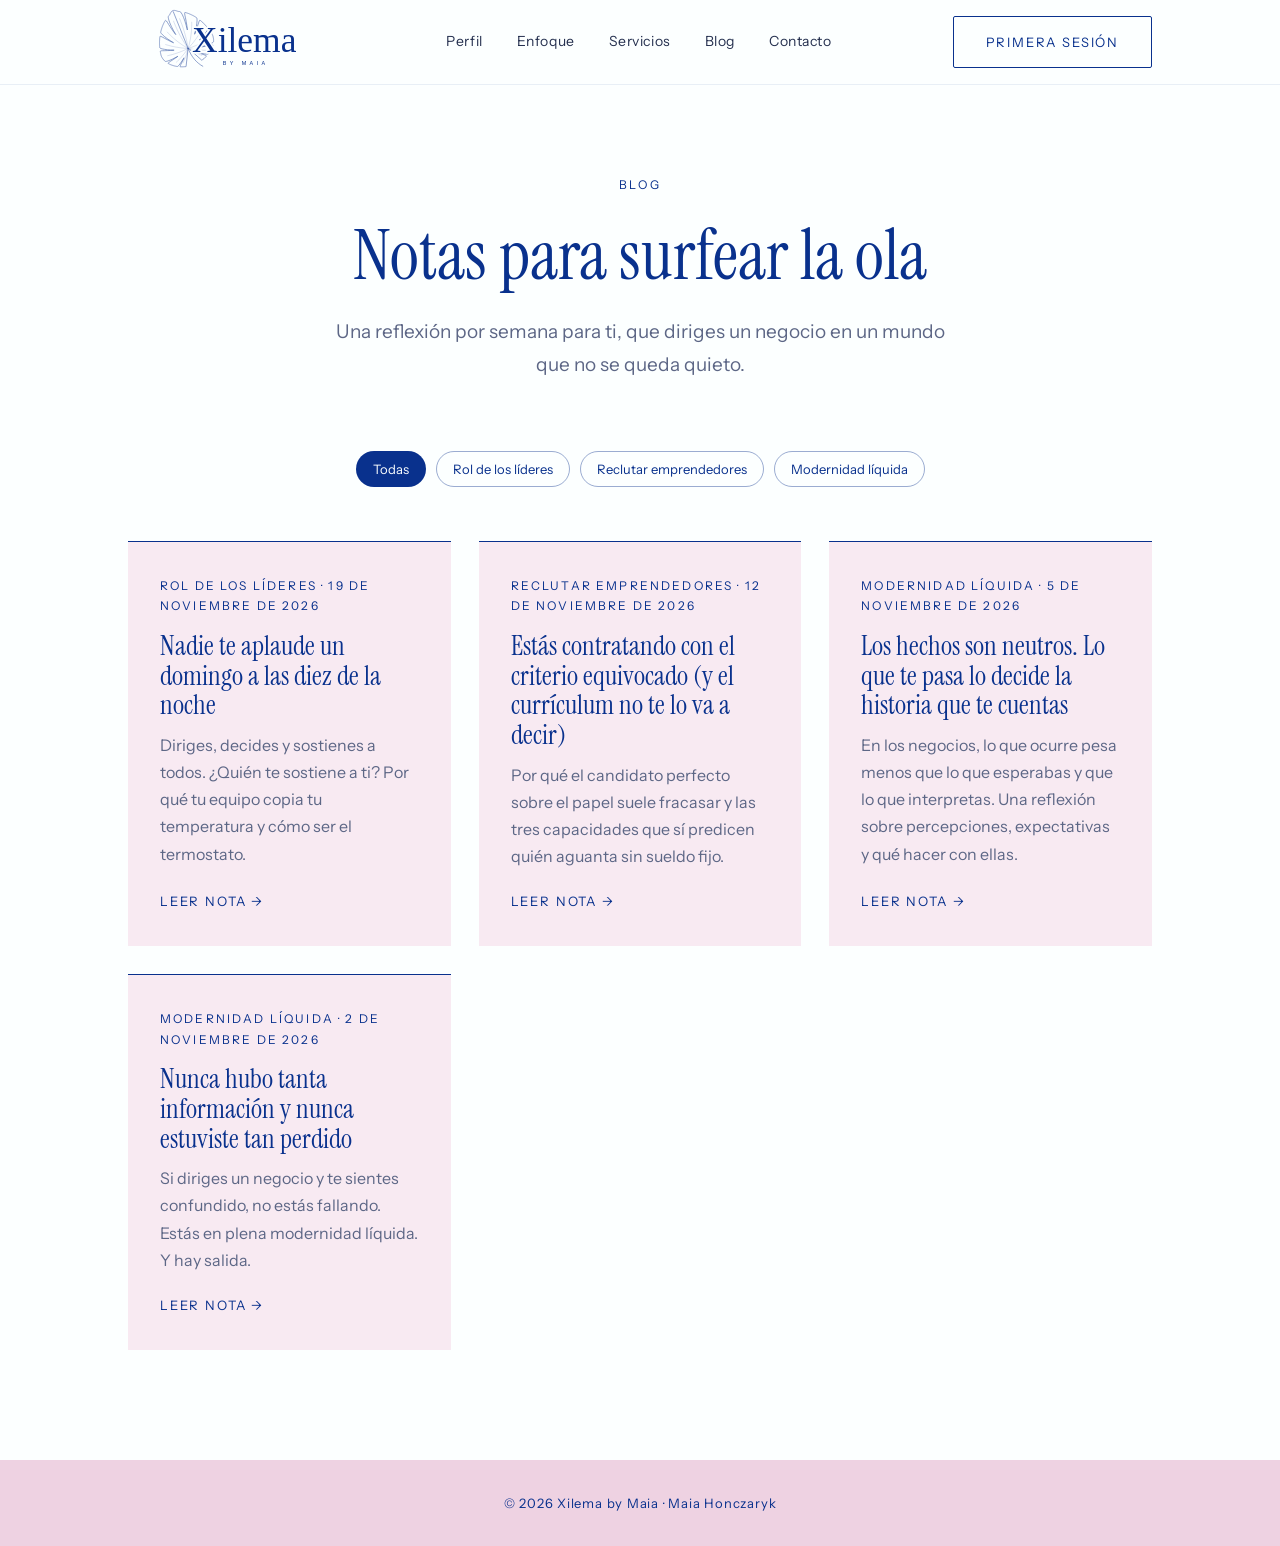
<file: blog.html>
<!DOCTYPE html>
<html lang="es">
<head>
<meta charset="UTF-8">
<meta name="viewport" content="width=device-width, initial-scale=1">
<title>Blog · Xilema by Maia</title>
<meta name="description" content="Notas semanales sobre reclutamiento, procesos, propósito, liderazgo y cómo navegar el mundo del trabajo en la modernidad líquida.">
<link rel="preconnect" href="https://fonts.googleapis.com">
<link rel="preconnect" href="https://fonts.gstatic.com" crossorigin>
<link href="https://fonts.googleapis.com/css2?family=Instrument+Sans:wght@400;500&family=Instrument+Serif:ital@0;1&display=swap" rel="stylesheet">
<link rel="icon" type="image/svg+xml" href="logos/final/xilema-icono.svg">
<link rel="stylesheet" href="styles.css">
<link rel="stylesheet" href="blog.css">
<link rel="stylesheet" href="mobile.css">
</head>
<body>

<header>
  <div class="wrap">
    <nav>
      <a href="/" class="logo" aria-label="Xilema by Maia"><img class="logo-img" src="logos/final/xilema-logo-azul.svg" alt="Xilema by Maia"></a>
      <ul>
        <li><a href="/#quien">Perfil</a></li>
        <li><a href="/#ayuda">Enfoque</a></li>
        <li><a href="/#servicios">Servicios</a></li>
        <li><a href="/blog">Blog</a></li>
        <li><a href="/#agenda">Contacto</a></li>
      </ul>
      <a href="/#agenda" class="btn ghost">Primera sesión</a>
    </nav>
  </div>
</header>

<section class="blog-hero">
  <div class="wrap">
    <span class="eyebrow">Blog</span>
    <h1>Notas para <em>surfear la ola</em></h1>
    <p class="lead">Una reflexión por semana para ti, que diriges un negocio en un mundo que no se queda quieto.</p>
  </div>
</section>

<section class="blog-list-sec">
  <div class="wrap">
    <div class="filters" id="filters"></div>
    <div class="post-grid" id="grid"></div>
  </div>
</section>

<footer>© 2026 Xilema by Maia · Maia Honczaryk</footer>

<script src="blog/posts.js"></script>
<script>
  const meses=['enero','febrero','marzo','abril','mayo','junio','julio','agosto','septiembre','octubre','noviembre','diciembre'];
  const fmt=f=>{const [y,m,d]=f.split('-');return `${+d} de ${meses[+m-1]} de ${y}`};
  const esc=s=>s.replace(/[&<>"]/g,c=>({'&':'&amp;','<':'&lt;','>':'&gt;','"':'&quot;'}[c]));
  const hoy=new Date().toLocaleDateString('sv-SE'); // AAAA-MM-DD local
  const posts=window.POSTS.filter(p=>p.fecha<=hoy).sort((a,b)=>b.fecha.localeCompare(a.fecha));
  const cats=[...new Set(posts.map(p=>p.categoria))];
  const grid=document.getElementById('grid'), filters=document.getElementById('filters');
  let activa=new URLSearchParams(location.search).get('cat')||'';

  function render(){
    filters.innerHTML=['Todas',...cats].map(c=>{
      const on=(c==='Todas'&&!activa)||c===activa;
      return `<button class="${on?'on':''}" data-c="${c==='Todas'?'':esc(c)}">${esc(c)}</button>`}).join('');
    const lista=posts.filter(p=>!activa||p.categoria===activa);
    grid.innerHTML=lista.length?lista.map(p=>`
      <a class="card" href="/post?p=${encodeURIComponent(p.slug)}">
        <span class="meta">${esc(p.categoria)} · ${fmt(p.fecha)}</span>
        <h3>${esc(p.titulo)}</h3>
        <p>${esc(p.resumen)}</p>
        <span class="more">Leer nota →</span>
      </a>`).join(''):'<p class="empty">Todavía no hay notas en esta categoría.</p>';
  }
  filters.addEventListener('click',e=>{if(e.target.dataset.c!==undefined){activa=e.target.dataset.c;render()}});
  render();
</script>
<script src="mobile.js"></script>
</body>
</html>
</file>
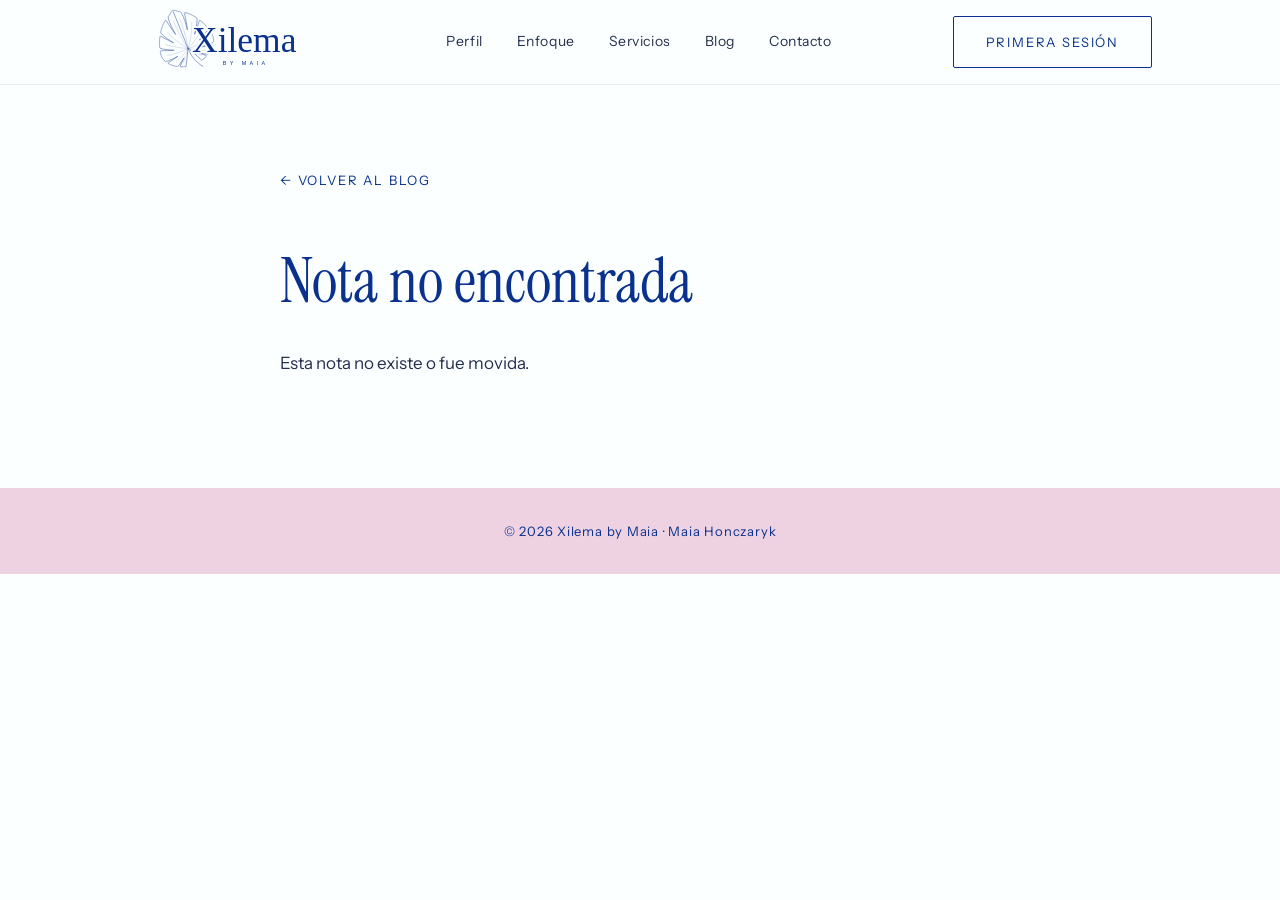
<file: post.html>
<!DOCTYPE html>
<html lang="es">
<head>
<meta charset="UTF-8">
<meta name="viewport" content="width=device-width, initial-scale=1">
<title>Blog · Xilema by Maia</title>
<meta name="description" content="Blog de Xilema by Maia.">
<link rel="preconnect" href="https://fonts.googleapis.com">
<link rel="preconnect" href="https://fonts.gstatic.com" crossorigin>
<link href="https://fonts.googleapis.com/css2?family=Instrument+Sans:wght@400;500&family=Instrument+Serif:ital@0;1&display=swap" rel="stylesheet">
<link rel="icon" type="image/svg+xml" href="logos/final/xilema-icono.svg">
<link rel="stylesheet" href="styles.css">
<link rel="stylesheet" href="blog.css">
<link rel="stylesheet" href="mobile.css">
</head>
<body>

<header>
  <div class="wrap">
    <nav>
      <a href="/" class="logo" aria-label="Xilema by Maia"><img class="logo-img" src="logos/final/xilema-logo-azul.svg" alt="Xilema by Maia"></a>
      <ul>
        <li><a href="/#quien">Perfil</a></li>
        <li><a href="/#ayuda">Enfoque</a></li>
        <li><a href="/#servicios">Servicios</a></li>
        <li><a href="/blog">Blog</a></li>
        <li><a href="/#agenda">Contacto</a></li>
      </ul>
      <a href="/#agenda" class="btn ghost">Primera sesión</a>
    </nav>
  </div>
</header>

<section class="post-sec">
  <div class="wrap">
    <article class="post" id="post"></article>
  </div>
</section>

<footer>© 2026 Xilema by Maia · Maia Honczaryk</footer>

<script src="blog/posts.js"></script>
<script>
  const meses=['enero','febrero','marzo','abril','mayo','junio','julio','agosto','septiembre','octubre','noviembre','diciembre'];
  const fmt=f=>{const [y,m,d]=f.split('-');return `${+d} de ${meses[+m-1]} de ${y}`};
  const esc=s=>s.replace(/[&<>"]/g,c=>({'&':'&amp;','<':'&lt;','>':'&gt;','"':'&quot;'}[c]));
  const slug=new URLSearchParams(location.search).get('p');
  const hoy=new Date().toLocaleDateString('sv-SE');
  const p=window.POSTS.find(x=>x.slug===slug&&x.fecha<=hoy);
  const el=document.getElementById('post');
  if(p){
    document.title=p.titulo+' · Xilema by Maia';
    document.querySelector('meta[name=description]').content=p.resumen;
    el.innerHTML=`
      <a class="back" href="/blog">← Volver al blog</a>
      <div class="post-meta"><a href="/blog?cat=${encodeURIComponent(p.categoria)}">${esc(p.categoria)}</a> · ${fmt(p.fecha)}</div>
      <h1>${esc(p.titulo)}</h1>
      <div class="post-body">${p.contenido}</div>
      <div class="post-cta">
        <p>¿Te has reconocido en esta nota? Hablemos de tu caso, uno a uno.</p>
        <a href="/#agenda" class="btn solid">Reserva tu sesión de coaching</a>
      </div>`;
  }else{
    el.innerHTML='<a class="back" href="/blog">← Volver al blog</a><h1>Nota no encontrada</h1><p>Esta nota no existe o fue movida.</p>';
  }
</script>
<script src="mobile.js"></script>
</body>
</html>
</file>
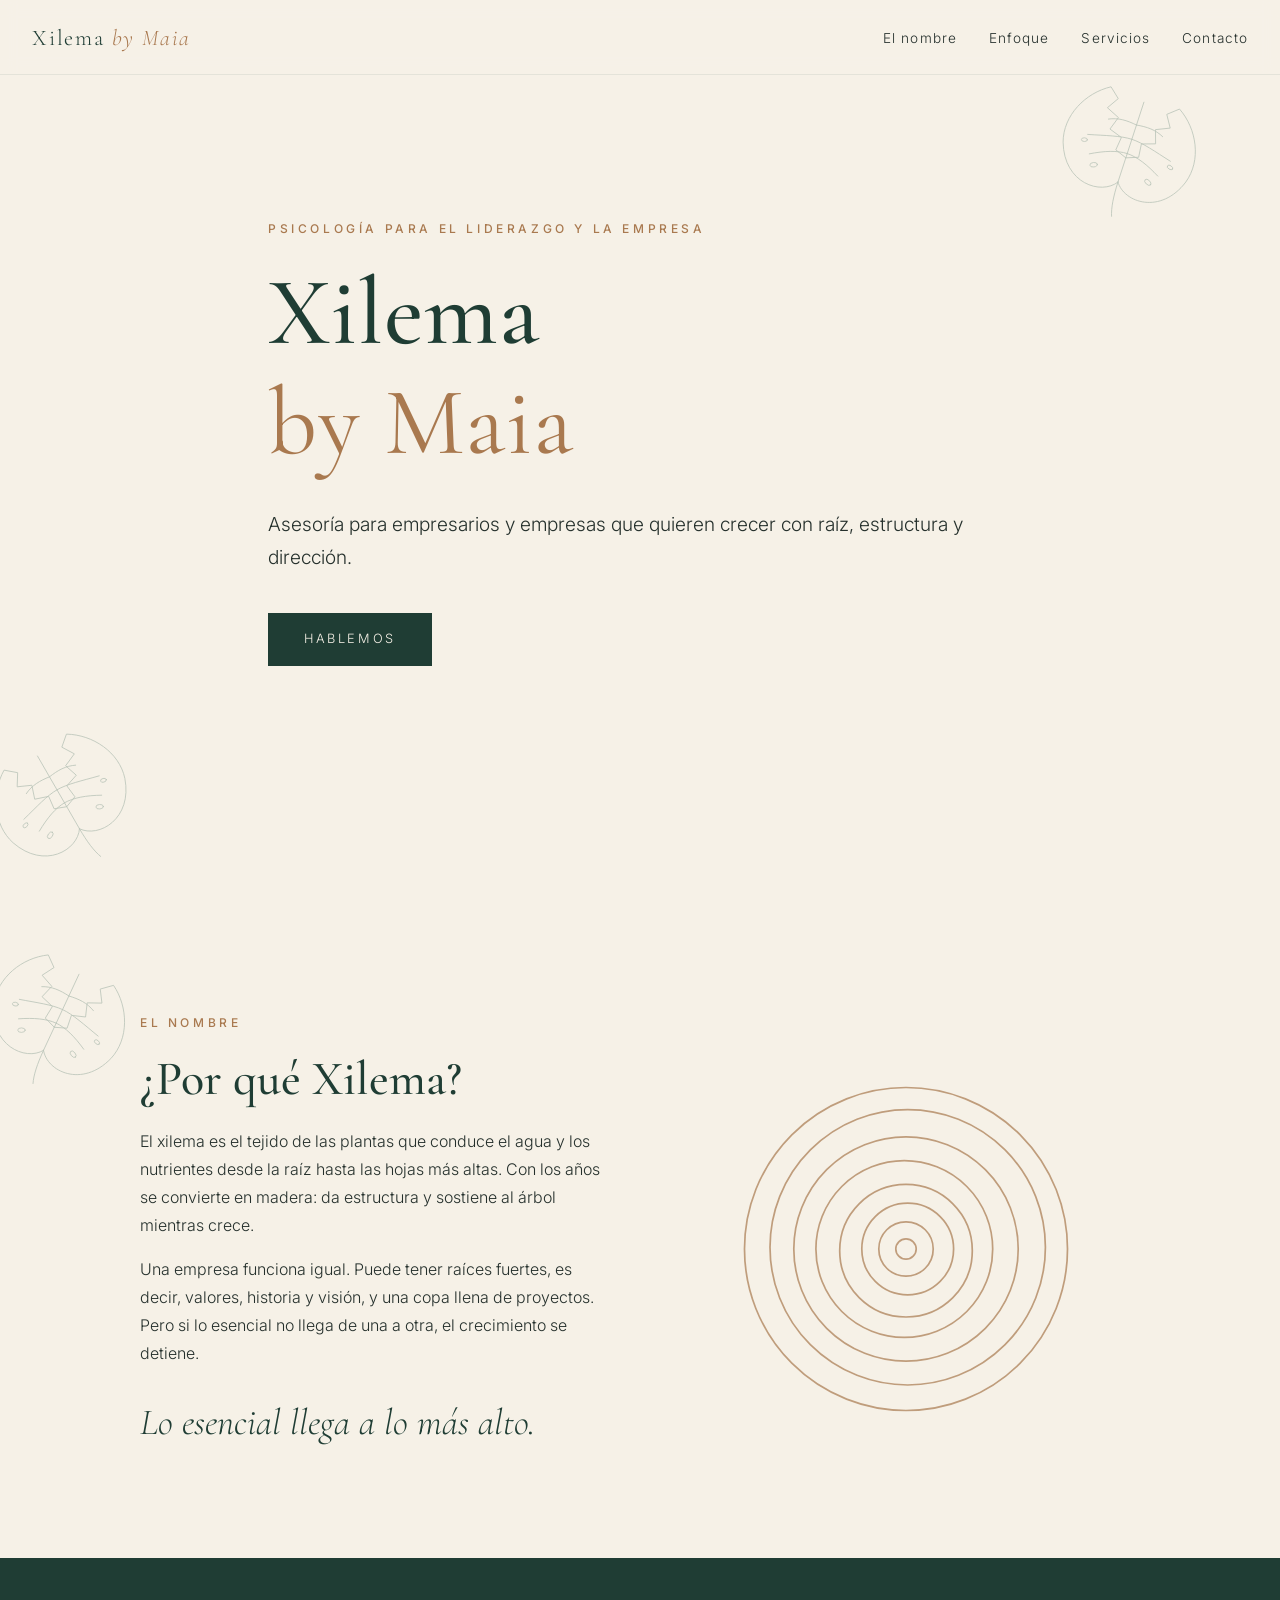
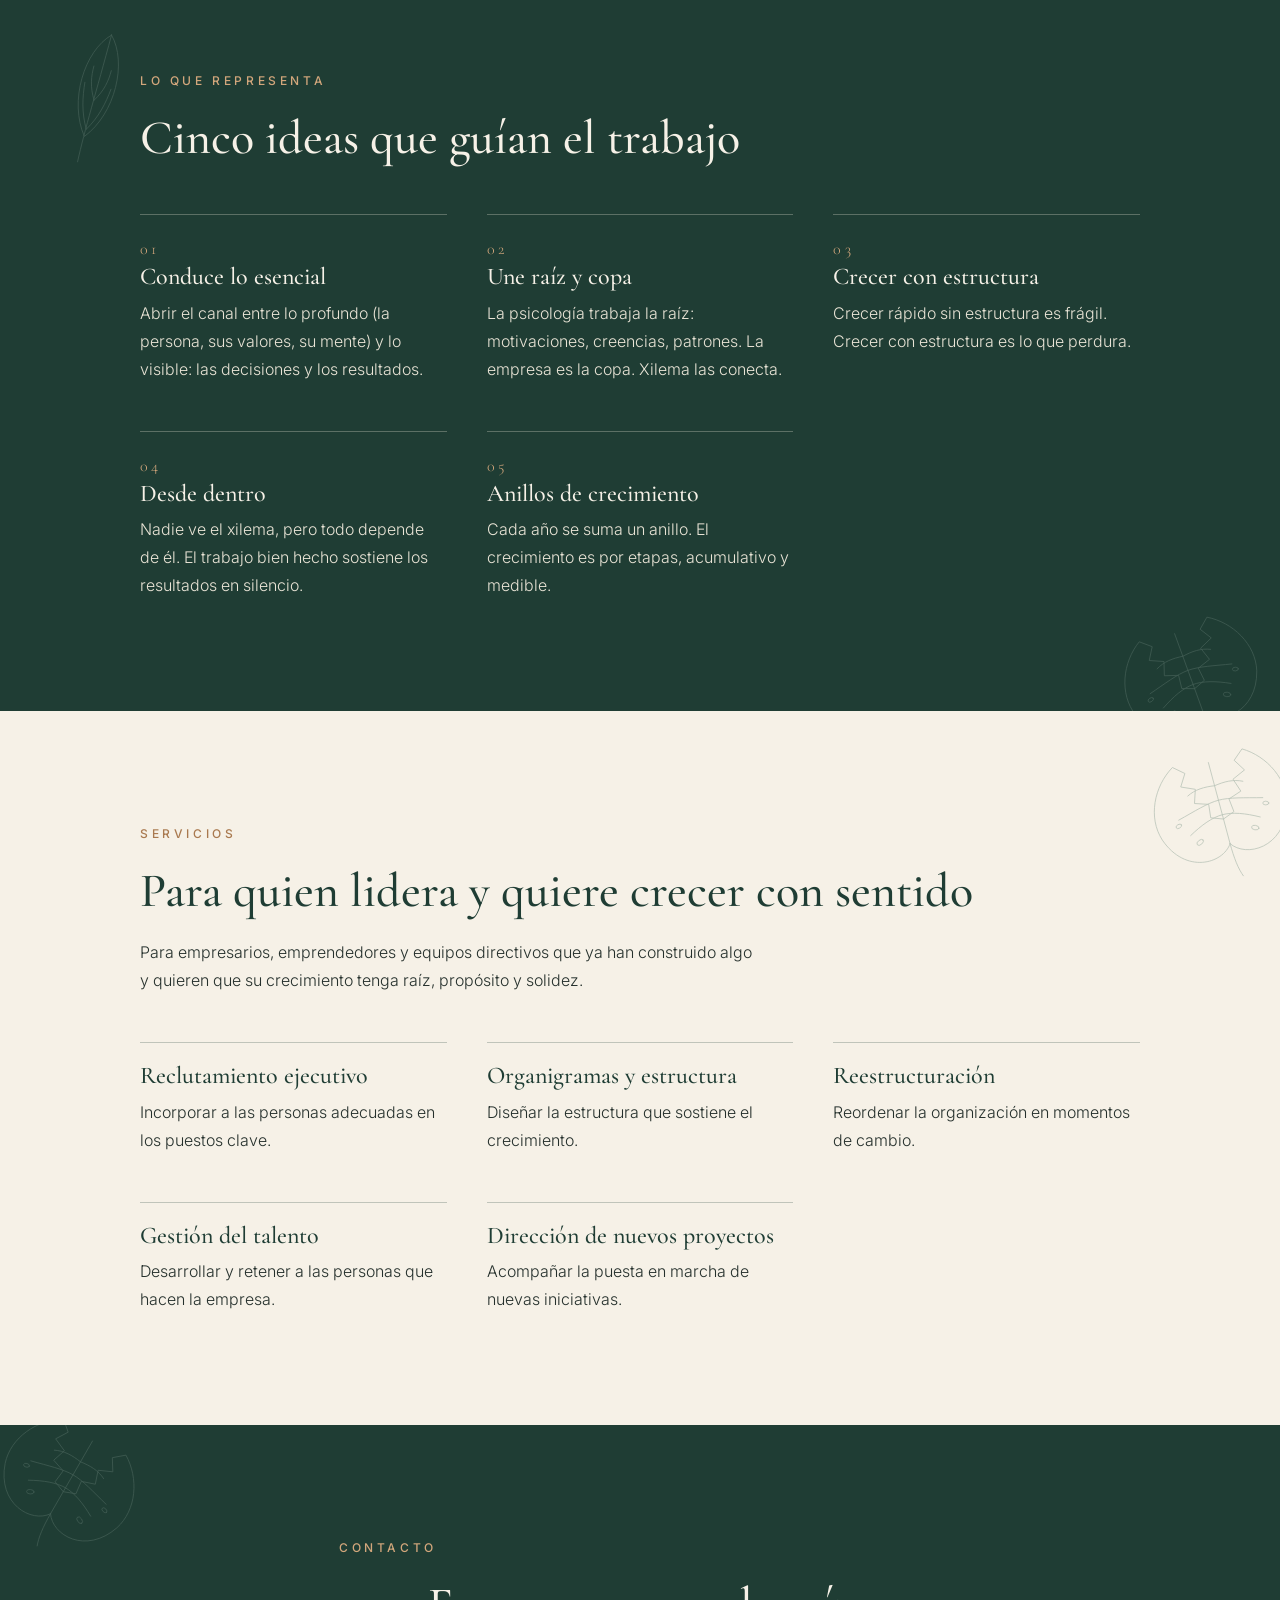
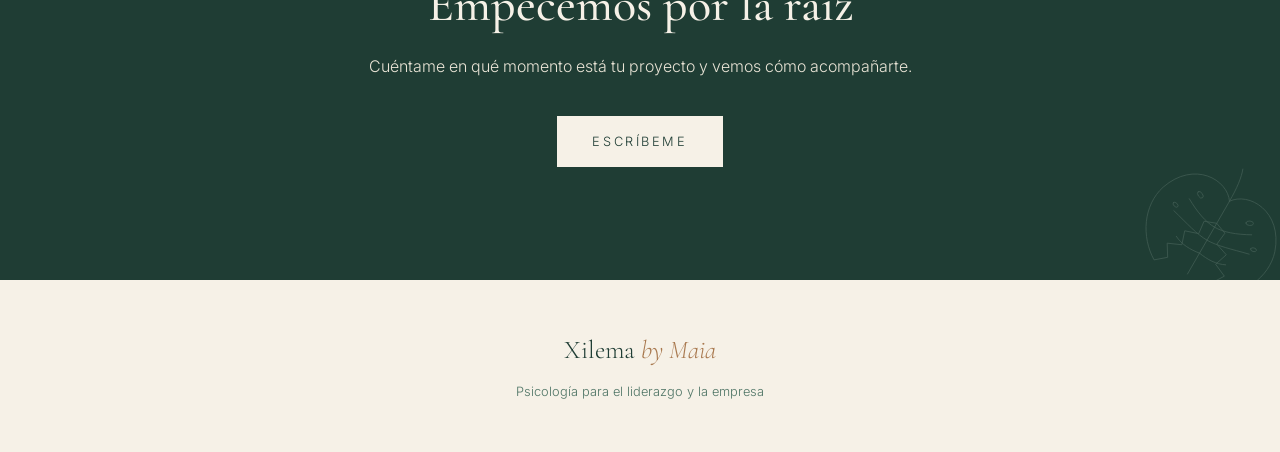
<file: xilema.html>
<!DOCTYPE html>
<html lang="es">
<head>
<meta charset="UTF-8">
<meta name="viewport" content="width=device-width, initial-scale=1">
<title>Xilema by Maia · Psicología para el liderazgo y la empresa</title>
<meta name="description" content="Xilema by Maia: consultoría de personas y organización para empresarios y empresas que quieren crecer con raíz, estructura y dirección.">
<link rel="preconnect" href="https://fonts.googleapis.com">
<link rel="preconnect" href="https://fonts.gstatic.com" crossorigin>
<link href="https://fonts.googleapis.com/css2?family=Cormorant+Garamond:ital,wght@0,400;0,500;0,600;1,400&family=Inter:wght@300;400;500&display=swap" rel="stylesheet">
<style>
  :root{
    --verde:#1f3d34; --verde-claro:#4f7566; --crema:#f6f1e7; --madera:#a9794f; --tinta:#25302c;
  }
  *{box-sizing:border-box;margin:0;padding:0}
  html{scroll-behavior:smooth}
  body{font-family:'Inter',sans-serif;font-weight:300;color:var(--tinta);background:var(--crema);line-height:1.75;overflow-x:hidden}
  h1,h2,h3{font-family:'Cormorant Garamond',serif;font-weight:500;color:var(--verde);line-height:1.15}
  h1{font-size:clamp(3rem,8vw,6rem);letter-spacing:.01em}
  h1 span{font-style:normal;font-weight:400;color:var(--madera)}
  h2{font-size:clamp(2rem,4vw,3rem);margin-bottom:1.2rem}
  h3{font-size:1.5rem;margin-bottom:.5rem}
  p{max-width:62ch}
  section{position:relative;padding:7rem 1.5rem;overflow:hidden}
  .wrap{max-width:1000px;margin:0 auto;position:relative;z-index:1}
  .eyebrow{font-size:.75rem;letter-spacing:.3em;text-transform:uppercase;color:var(--madera);margin-bottom:1.2rem;font-weight:500}

  /* hojas decorativas (línea fina) */
  .leaf{position:absolute;fill:none;stroke:var(--verde-claro);stroke-width:1;stroke-linecap:round;stroke-linejoin:round;opacity:.35;pointer-events:none;z-index:0;height:auto}

  nav{position:fixed;top:0;left:0;right:0;z-index:10;display:flex;justify-content:space-between;align-items:center;padding:1.1rem 2rem;background:rgba(246,241,231,.88);backdrop-filter:blur(8px);border-bottom:1px solid rgba(31,61,52,.08)}
  nav .logo{font-family:'Cormorant Garamond',serif;font-size:1.4rem;color:var(--verde);text-decoration:none}
  nav .logo em{color:var(--madera)}
  nav ul{display:flex;gap:2rem;list-style:none}
  nav a{color:var(--tinta);text-decoration:none;font-size:.85rem;letter-spacing:.08em}
  nav ul a:hover{color:var(--madera)}
  @media(max-width:700px){nav ul{display:none}}

  .hero{min-height:100vh;display:flex;align-items:center;padding-top:6rem}
  .hero p.lead{font-size:1.2rem;margin:1.8rem 0 2.4rem}
  .btn{display:inline-block;padding:.9rem 2.2rem;border:1px solid var(--verde);color:var(--verde);text-decoration:none;font-size:.8rem;letter-spacing:.2em;text-transform:uppercase;transition:.3s}
  .btn.fill{background:var(--verde);color:var(--crema)}
  .btn.fill:hover{background:var(--madera);border-color:var(--madera)}

  .oscuro{background:var(--verde);color:#e9e4d6}
  .oscuro h2,.oscuro h3{color:var(--crema)}
  .oscuro .eyebrow{color:#d3a77c}
  .oscuro .leaf{stroke:#cfe0d6;opacity:.18}
  .cita{font-family:'Cormorant Garamond',serif;font-style:italic;font-size:clamp(1.6rem,3vw,2.3rem);color:var(--verde);max-width:30ch;margin-top:2rem;line-height:1.3}

  .grid{display:grid;grid-template-columns:repeat(auto-fit,minmax(260px,1fr));gap:3rem 2.5rem;margin-top:3rem}
  .item{border-top:1px solid rgba(31,61,52,.25);padding-top:1.2rem}
  .oscuro .item{border-color:rgba(233,228,214,.3)}
  .item .n{font-family:'Cormorant Garamond',serif;color:var(--madera);font-size:1rem;letter-spacing:.2em}
  .oscuro .item .n{color:#d3a77c}

  .dos{display:grid;grid-template-columns:1fr 1fr;gap:4rem;align-items:center}
  @media(max-width:800px){.dos{grid-template-columns:1fr}}
  .anillos{width:100%;max-width:340px;margin:auto}
  .anillos circle{fill:none;stroke:var(--madera);stroke-width:1;opacity:.7}

  footer{padding:3rem 1.5rem;text-align:center;font-size:.8rem;color:var(--verde-claro)}
  footer .logo{font-family:'Cormorant Garamond',serif;font-size:1.6rem;color:var(--verde);display:block;margin-bottom:.5rem}
  footer .logo em{color:var(--madera)}
</style>
</head>
<body>

<!-- Dibujos de línea fina reutilizables -->
<svg width="0" height="0" style="position:absolute" aria-hidden="true">
  <defs>
    <symbol id="monstera" viewBox="0 0 200 200">
      <path d="M100 152 C84 176 32 176 14 124 C3 90 22 52 52 34 L66 46 L56 62 L74 70 L68 88 L86 94 L84 112 L100 118
               L116 112 L114 94 L132 88 L126 70 L144 62 L134 46 L148 34 C178 52 197 90 186 124 C168 176 116 176 100 152 Z"/>
      <path d="M100 152 L100 118"/>
      <path d="M100 152 C100 172 102 188 106 198"/>
      <path d="M100 118 L100 40"/>
      <path d="M100 112 C86 112 70 118 52 128"/><path d="M100 112 C114 112 130 118 148 128"/>
      <path d="M100 92 C84 92 66 98 42 104"/><path d="M100 92 C116 92 134 98 158 104"/>
      <path d="M100 72 C86 70 74 70 62 76"/><path d="M100 72 C114 70 126 70 138 76"/>
      <ellipse cx="62" cy="140" rx="5" ry="3" transform="rotate(-25 62 140)"/>
      <ellipse cx="138" cy="140" rx="5" ry="3" transform="rotate(25 138 140)"/>
      <ellipse cx="40" cy="112" rx="4" ry="2.5" transform="rotate(-15 40 112)"/>
      <ellipse cx="160" cy="112" rx="4" ry="2.5" transform="rotate(15 160 112)"/>
    </symbol>
    <symbol id="hojita" viewBox="0 0 100 200">
      <path d="M50 195 C48 150 50 100 50 20"/>
      <path d="M50 20 C20 50 18 120 50 160 C82 120 80 50 50 20 Z"/>
      <path d="M50 150 C38 130 34 110 32 90"/><path d="M50 150 C62 130 66 110 68 90"/>
      <path d="M50 110 C40 94 38 80 38 66"/><path d="M50 110 C60 94 62 80 62 66"/>
    </symbol>
  </defs>
</svg>

<nav>
  <a class="logo" href="#inicio">Xilema <em>by Maia</em></a>
  <ul>
    <li><a href="#que-es">El nombre</a></li>
    <li><a href="#enfoque">Enfoque</a></li>
    <li><a href="#servicios">Servicios</a></li>
    <li><a href="#contacto">Contacto</a></li>
  </ul>
</nav>

<section class="hero" id="inicio">
  <svg class="leaf" style="width:420px;right:-60px;top:70px;transform:rotate(18deg)"><use href="#monstera"/></svg>
  <svg class="leaf" style="width:200px;left:-40px;bottom:30px;transform:rotate(-30deg)"><use href="#monstera"/></svg>
  <div class="wrap">
    <p class="eyebrow">Psicología para el liderazgo y la empresa</p>
    <h1>Xilema<br><span>by Maia</span></h1>
    <p class="lead">Asesoría para empresarios y empresas que quieren crecer con raíz, estructura y dirección.</p>
    <a class="btn fill" href="#contacto">Hablemos</a>
  </div>
</section>

<section id="que-es">
  <svg class="leaf" style="width:260px;left:-70px;top:40px;transform:rotate(25deg)"><use href="#monstera"/></svg>
  <div class="wrap">
    <p class="eyebrow">El nombre</p>
    <div class="dos">
      <div>
        <h2>¿Por qué Xilema?</h2>
        <p>El xilema es el tejido de las plantas que conduce el agua y los nutrientes desde la raíz hasta las hojas más altas. Con los años se convierte en madera: da estructura y sostiene al árbol mientras crece.</p>
        <p style="margin-top:1rem">Una empresa funciona igual. Puede tener raíces fuertes, es decir, valores, historia y visión, y una copa llena de proyectos. Pero si lo esencial no llega de una a otra, el crecimiento se detiene.</p>
        <p class="cita">Lo esencial llega a lo más alto.</p>
      </div>
      <svg class="anillos" viewBox="0 0 200 200" role="img" aria-label="Anillos de crecimiento">
        <circle cx="100" cy="100" r="6"/><circle cx="100" cy="100" r="16"/><circle cx="101" cy="100" r="27"/>
        <circle cx="100" cy="101" r="39"/><circle cx="99" cy="100" r="52"/><circle cx="100" cy="100" r="66"/>
        <circle cx="101" cy="99" r="81"/><circle cx="100" cy="100" r="95"/>
      </svg>
    </div>
  </div>
</section>

<section class="oscuro" id="enfoque">
  <svg class="leaf" style="width:340px;right:-80px;bottom:-40px;transform:rotate(-20deg)"><use href="#monstera"/></svg>
  <svg class="leaf" style="width:90px;left:4%;top:60px;transform:rotate(15deg)"><use href="#hojita"/></svg>
  <div class="wrap">
    <p class="eyebrow">Lo que representa</p>
    <h2>Cinco ideas que guían el trabajo</h2>
    <div class="grid">
      <div class="item"><span class="n">01</span><h3>Conduce lo esencial</h3><p>Abrir el canal entre lo profundo (la persona, sus valores, su mente) y lo visible: las decisiones y los resultados.</p></div>
      <div class="item"><span class="n">02</span><h3>Une raíz y copa</h3><p>La psicología trabaja la raíz: motivaciones, creencias, patrones. La empresa es la copa. Xilema las conecta.</p></div>
      <div class="item"><span class="n">03</span><h3>Crecer con estructura</h3><p>Crecer rápido sin estructura es frágil. Crecer con estructura es lo que perdura.</p></div>
      <div class="item"><span class="n">04</span><h3>Desde dentro</h3><p>Nadie ve el xilema, pero todo depende de él. El trabajo bien hecho sostiene los resultados en silencio.</p></div>
      <div class="item"><span class="n">05</span><h3>Anillos de crecimiento</h3><p>Cada año se suma un anillo. El crecimiento es por etapas, acumulativo y medible.</p></div>
    </div>
  </div>
</section>

<section id="servicios">
  <svg class="leaf" style="width:300px;right:-90px;top:20px;transform:rotate(-15deg)"><use href="#monstera"/></svg>
  <div class="wrap">
    <p class="eyebrow">Servicios</p>
    <h2>Para quien lidera y quiere crecer con sentido</h2>
    <p>Para empresarios, emprendedores y equipos directivos que ya han construido algo y quieren que su crecimiento tenga raíz, propósito y solidez.</p>
    <div class="grid">
      <div class="item"><h3>Reclutamiento ejecutivo</h3><p>Incorporar a las personas adecuadas en los puestos clave.</p></div>
      <div class="item"><h3>Organigramas y estructura</h3><p>Diseñar la estructura que sostiene el crecimiento.</p></div>
      <div class="item"><h3>Reestructuración</h3><p>Reordenar la organización en momentos de cambio.</p></div>
      <div class="item"><h3>Gestión del talento</h3><p>Desarrollar y retener a las personas que hacen la empresa.</p></div>
      <div class="item"><h3>Dirección de nuevos proyectos</h3><p>Acompañar la puesta en marcha de nuevas iniciativas.</p></div>
    </div>
  </div>
</section>

<section class="oscuro" id="contacto" style="text-align:center">
  <svg class="leaf" style="width:260px;left:-60px;top:-20px;transform:rotate(30deg)"><use href="#monstera"/></svg>
  <svg class="leaf" style="width:260px;right:-60px;bottom:-30px;transform:rotate(-150deg)"><use href="#monstera"/></svg>
  <div class="wrap">
    <p class="eyebrow">Contacto</p>
    <h2>Empecemos por la raíz</h2>
    <p style="margin:0 auto 2.2rem">Cuéntame en qué momento está tu proyecto y vemos cómo acompañarte.</p>
    <a class="btn fill" href="mailto:maia@xilema.net" style="background:var(--crema);color:var(--verde)">Escríbeme</a>
  </div>
</section>

<footer>
  <span class="logo">Xilema <em>by Maia</em></span>
  Psicología para el liderazgo y la empresa
</footer>

</body>
</html>
</file>
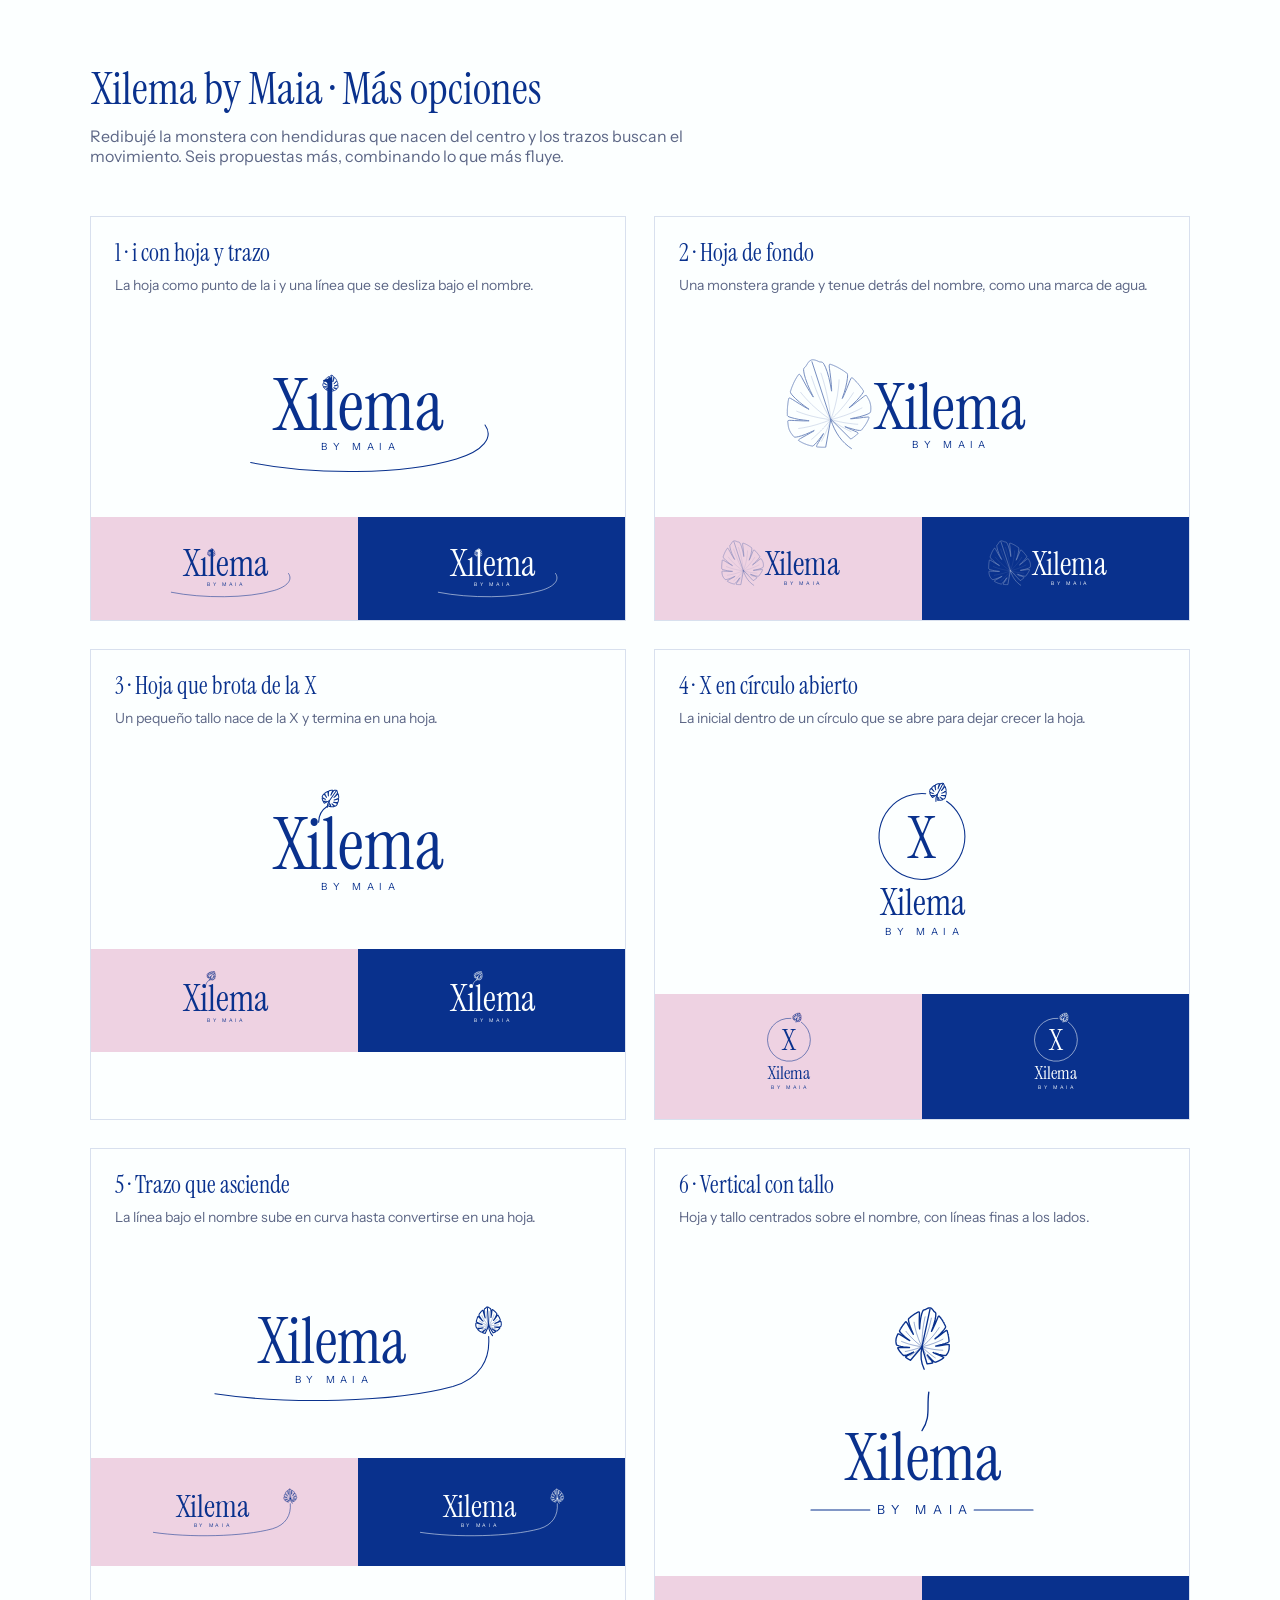
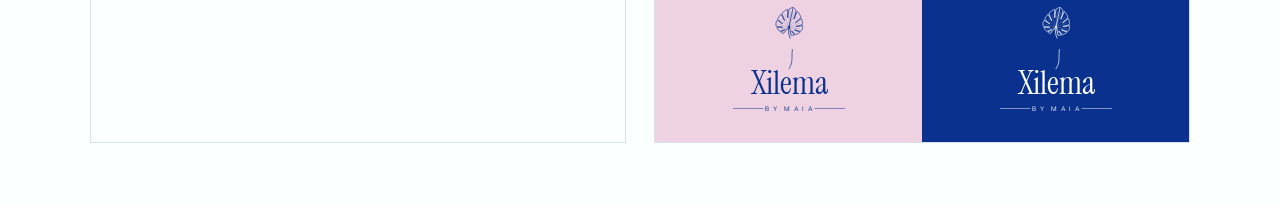
<file: logos/logo-mas-opciones.html>
<!DOCTYPE html>
<html lang="es"><head><meta charset="UTF-8"><meta name="viewport" content="width=device-width,initial-scale=1">
<title>Xilema by Maia · Logo, nueva dirección</title>
<link href="https://fonts.googleapis.com/css2?family=Instrument+Sans:wght@400;500&family=Instrument+Serif:ital@0;1&display=swap" rel="stylesheet">
<style>
:root{--blue:#09318D;--pink:#EED2E2;--white:#FCFFFF}
*{box-sizing:border-box;margin:0;padding:0}
body{background:var(--white);color:var(--blue);font-family:'Instrument Sans',sans-serif;padding:60px 28px}
.wrap{max-width:1100px;margin:0 auto}
h1{font-family:'Instrument Serif',serif;font-weight:400;font-size:44px;margin-bottom:8px}
.sub{color:#5D6786;margin-bottom:50px;max-width:640px}
.grid{display:grid;grid-template-columns:repeat(2,1fr);gap:28px}
.card{border:1px solid rgba(9,49,141,.15)}
.card h2{font-family:'Instrument Serif',serif;font-weight:400;font-size:24px;padding:20px 24px 0}
.card p{font-size:14px;color:#5D6786;padding:6px 24px 18px;line-height:1.6}
.tile{display:flex;align-items:center;justify-content:center;padding:34px 20px}
.t-white{background:var(--white);color:var(--blue)}
.t-pink{background:var(--pink);color:var(--blue)}
.t-blue{background:var(--blue);color:var(--white)}
.tile svg{width:100%;max-width:340px;height:auto}
.mini{display:flex}
.mini .tile{flex:1;padding:18px}
.mini svg{max-width:170px}
.hero{padding:40px 0;background:#FCFFFF;border:1px solid rgba(9,49,141,.15);margin-bottom:40px;display:flex;justify-content:center;color:var(--blue)}
.hero svg{width:280px;height:auto}
@media(max-width:900px){.grid{grid-template-columns:1fr}}
</style></head><body>
<svg width="0" height="0" style="position:absolute" aria-hidden="true">
<defs>
<g id="lo" fill="none" stroke="currentColor" stroke-linecap="round" stroke-linejoin="round">
<path d="M50.0 76.0 L35.1 103.6 L34.9 103.6 L34.7 103.5 L34.5 103.4 L34.2 103.4 L34.0 103.3 L33.8 103.2 L33.6 103.2 L33.4 103.1 L33.1 103.0 L32.9 103.0 L32.7 102.9 L32.4 102.8 L32.2 102.7 L32.0 102.7 L31.8 102.6 L31.5 102.5 L31.3 102.4 L31.1 102.4 L30.8 102.3 L30.6 102.2 L30.4 102.1 L30.1 102.0 L29.9 101.9 L29.7 101.8 L29.4 101.8 L29.2 101.7 L29.0 101.6 L28.7 101.5 L28.5 101.4 L28.3 101.3 L28.0 101.2 L27.8 101.1 L27.6 101.0 L27.3 100.9 L27.1 100.8 L26.8 100.7 L26.6 100.6 L26.4 100.5 L26.1 100.4 L25.9 100.2 L25.7 100.1 L25.5 99.9 L25.6 99.6 L26.0 99.0 L27.0 97.9 L28.9 96.2 L31.5 93.9 L34.4 91.3 L36.7 89.2 L37.4 88.3 L36.4 89.1 L33.8 91.0 L30.4 93.3 L27.2 95.4 L24.8 96.8 L23.1 97.5 L22.2 97.8 L21.6 97.9 L21.2 97.8 L21.0 97.7 L20.7 97.5 L20.4 97.4 L20.2 97.2 L19.9 97.1 L19.7 96.9 L19.4 96.8 L19.2 96.6 L18.9 96.5 L18.7 96.3 L18.4 96.1 L18.2 95.9 L17.9 95.8 L17.7 95.6 L17.4 95.4 L17.2 95.2 L16.9 95.1 L16.7 94.9 L16.4 94.7 L16.2 94.5 L15.9 94.3 L15.7 94.1 L15.4 93.9 L15.2 93.7 L14.9 93.5 L14.7 93.3 L14.4 93.1 L14.2 92.9 L13.9 92.7 L13.7 92.5 L13.4 92.3 L13.2 92.1 L12.9 91.8 L12.7 91.6 L12.5 91.4 L12.2 91.2 L12.0 90.9 L11.7 90.7 L11.5 90.5 L11.3 90.2 L11.0 90.0 L10.8 89.7 L10.6 89.5 L10.3 89.2 L10.1 89.0 L9.9 88.7 L9.6 88.5 L9.4 88.2 L9.2 87.9 L9.0 87.7 L8.8 87.4 L8.6 87.1 L8.5 86.8 L8.8 86.5 L9.6 86.1 L11.4 85.7 L14.5 85.0 L18.9 84.2 L23.6 83.2 L27.4 82.4 L28.7 81.9 L27.1 82.1 L23.1 82.5 L18.0 83.0 L13.2 83.1 L9.6 83.0 L7.4 82.7 L6.1 82.4 L5.5 82.1 L5.2 81.8 L5.0 81.5 L4.8 81.2 L4.6 80.8 L4.5 80.5 L4.4 80.2 L4.2 79.9 L4.1 79.5 L4.0 79.2 L3.8 78.9 L3.7 78.5 L3.6 78.2 L3.5 77.9 L3.4 77.5 L3.3 77.2 L3.2 76.8 L3.1 76.5 L3.0 76.2 L2.9 75.8 L2.9 75.5 L2.8 75.1 L2.7 74.8 L2.7 74.5 L2.6 74.1 L2.6 73.8 L2.5 73.4 L2.5 73.1 L2.5 72.7 L2.4 72.4 L2.4 72.0 L2.4 71.7 L2.4 71.4 L2.4 71.0 L2.4 70.7 L2.4 70.3 L2.4 70.0 L2.5 69.7 L2.5 69.3 L2.5 69.0 L2.6 68.7 L2.6 68.3 L2.7 68.0 L2.7 67.7 L2.8 67.3 L2.8 67.0 L2.9 66.7 L3.0 66.3 L3.0 66.0 L3.1 65.7 L3.2 65.4 L3.2 65.0 L3.3 64.7 L3.4 64.4 L3.4 64.0 L3.5 63.7 L3.6 63.4 L3.7 63.0 L3.8 62.7 L4.0 62.5 L4.5 62.4 L5.6 62.5 L7.7 63.2 L11.1 64.5 L15.8 66.2 L20.9 68.1 L25.0 69.4 L26.6 69.8 L25.1 69.1 L21.1 67.2 L16.1 64.8 L11.7 62.2 L8.5 60.1 L6.6 58.7 L5.7 57.8 L5.4 57.2 L5.3 56.7 L5.4 56.4 L5.5 56.0 L5.6 55.7 L5.7 55.4 L5.8 55.0 L5.9 54.7 L6.0 54.3 L6.1 54.0 L6.2 53.7 L6.3 53.3 L6.4 53.0 L6.6 52.6 L6.7 52.3 L6.8 52.0 L6.9 51.6 L7.0 51.3 L7.2 50.9 L7.3 50.6 L7.4 50.3 L7.5 49.9 L7.7 49.6 L7.8 49.2 L7.9 48.9 L8.1 48.5 L8.2 48.2 L8.4 47.9 L8.5 47.5 L8.6 47.2 L8.8 46.8 L8.9 46.5 L9.1 46.1 L9.2 45.8 L9.4 45.4 L9.6 45.1 L9.7 44.8 L9.9 44.4 L10.0 44.1 L10.2 43.7 L10.4 43.4 L10.5 43.0 L10.7 42.7 L10.9 42.3 L11.0 42.0 L11.2 41.6 L11.4 41.3 L11.6 40.9 L11.8 40.6 L12.0 40.2 L12.1 39.9 L12.3 39.5 L12.5 39.2 L12.8 38.9 L13.1 38.7 L13.6 38.8 L14.5 39.5 L16.1 41.2 L18.6 44.2 L22.1 48.4 L26.0 52.9 L29.2 56.4 L30.5 57.6 L29.4 56.0 L26.4 52.0 L22.9 46.8 L20.0 41.8 L18.0 37.9 L17.0 35.4 L16.6 33.9 L16.6 33.1 L16.7 32.5 L16.9 32.1 L17.2 31.8 L17.4 31.4 L17.7 31.1 L17.9 30.7 L18.2 30.4 L18.5 30.0 L18.7 29.7 L19.0 29.3 L19.3 29.0 L19.5 28.6 L19.8 28.3 L20.1 27.9 L20.4 27.6 L20.7 27.2 L21.0 26.9 L21.3 26.5 L21.6 26.2 L21.9 25.8 L22.2 25.5 L22.5 25.2 L22.8 24.8 L23.1 24.5 L23.4 24.1 L23.7 23.8 L24.1 23.5 L24.4 23.1 L24.7 22.8 L25.0 22.5 L25.4 22.1 L25.7 21.8 L26.1 21.5 L26.4 21.1 L26.8 20.8 L27.1 20.5 L27.5 20.2 L27.9 19.9 L28.2 19.5 L28.6 19.2 L29.0 18.9 L29.3 18.6 L29.7 18.3 L30.1 18.0 L30.5 17.7 L30.9 17.4 L31.3 17.1 L31.7 16.9 L32.1 16.8 L32.5 17.2 L33.1 18.4 L33.7 21.0 L34.5 25.6 L35.7 31.9 L37.2 38.7 L38.6 44.1 L39.3 46.1 L39.0 43.8 L38.2 38.0 L37.5 30.6 L37.3 23.7 L37.5 18.5 L38.0 15.2 L38.4 13.5 L38.9 12.6 L39.4 12.1 L39.8 11.8 L40.3 11.5 L40.8 11.3 L41.2 11.1 L41.7 10.9 L42.2 10.7 L42.3 10.5 L42.5 10.3 L42.7 10.2 L42.8 10.0 L43.0 9.9 L43.2 9.7 L43.4 9.5 L43.5 9.4 L43.7 9.2 L43.9 9.1 L44.0 9.0 L44.2 8.8 L44.3 8.7 L44.5 8.5 L44.7 8.4 L44.8 8.3 L45.0 8.2 L45.2 8.0 L45.3 7.9 L45.5 7.8 L45.6 7.7 L45.8 7.6 L45.9 7.5 L46.1 7.4 L46.3 7.3 L46.4 7.2 L46.6 7.1 L46.7 7.0 L46.9 6.9 L47.0 6.8 L47.2 6.7 L47.3 6.7 L47.5 6.6 L47.6 6.5 L47.8 6.5 L47.9 6.4 L48.1 6.3 L48.2 6.3 L48.4 6.2 L48.5 6.2 L48.7 6.2 L48.8 6.1 L49.0 6.1 L49.1 6.1 L49.3 6.1 L49.4 6.0 L49.6 6.0 L49.7 6.0 L49.9 6.0 L50.0 6.0 L50.1 6.0 L50.3 6.0 L50.4 6.0 L50.6 6.0 L50.7 6.1 L50.9 6.1 L51.0 6.1 L51.2 6.1 L51.3 6.2 L51.5 6.2 L51.6 6.2 L51.8 6.3 L51.9 6.3 L52.1 6.4 L52.2 6.5 L52.4 6.5 L52.5 6.6 L52.7 6.7 L52.8 6.7 L53.0 6.8 L53.1 6.9 L53.3 7.0 L53.4 7.1 L53.6 7.2 L53.7 7.3 L53.9 7.4 L54.1 7.5 L54.2 7.6 L54.4 7.7 L54.5 7.8 L54.7 7.9 L54.8 8.0 L55.0 8.2 L55.2 8.3 L55.3 8.4 L55.5 8.5 L55.7 8.7 L55.8 8.8 L56.0 9.0 L56.1 9.1 L56.3 9.2 L56.5 9.4 L56.6 9.5 L56.8 9.7 L57.0 9.9 L57.2 10.0 L57.3 10.2 L57.5 10.3 L57.7 10.5 L57.8 10.7 L58.3 10.9 L58.8 11.1 L59.2 11.3 L59.7 11.5 L60.2 11.8 L60.6 12.1 L61.1 12.6 L61.6 13.5 L62.0 15.2 L62.5 18.5 L62.7 23.7 L62.5 30.6 L61.8 38.0 L61.0 43.8 L60.7 46.1 L61.4 44.1 L62.8 38.7 L64.3 31.9 L65.5 25.6 L66.3 21.0 L66.9 18.4 L67.5 17.2 L67.9 16.8 L68.3 16.9 L68.7 17.1 L69.1 17.4 L69.5 17.7 L69.9 18.0 L70.3 18.3 L70.7 18.6 L71.0 18.9 L71.4 19.2 L71.8 19.5 L72.1 19.9 L72.5 20.2 L72.9 20.5 L73.2 20.8 L73.6 21.1 L73.9 21.5 L74.3 21.8 L74.6 22.1 L75.0 22.5 L75.3 22.8 L75.6 23.1 L75.9 23.5 L76.3 23.8 L76.6 24.1 L76.9 24.5 L77.2 24.8 L77.5 25.2 L77.8 25.5 L78.1 25.8 L78.4 26.2 L78.7 26.5 L79.0 26.9 L79.3 27.2 L79.6 27.6 L79.9 27.9 L80.2 28.3 L80.5 28.6 L80.7 29.0 L81.0 29.3 L81.3 29.7 L81.5 30.0 L81.8 30.4 L82.1 30.7 L82.3 31.1 L82.6 31.4 L82.8 31.8 L83.1 32.1 L83.3 32.5 L83.4 33.1 L83.4 33.9 L83.0 35.4 L82.0 37.9 L80.0 41.8 L77.1 46.8 L73.6 52.0 L70.6 56.0 L69.5 57.6 L70.8 56.4 L74.0 52.9 L77.9 48.4 L81.4 44.2 L83.9 41.2 L85.5 39.5 L86.4 38.8 L86.9 38.7 L87.2 38.9 L87.5 39.2 L87.7 39.5 L87.9 39.9 L88.0 40.2 L88.2 40.6 L88.4 40.9 L88.6 41.3 L88.8 41.6 L89.0 42.0 L89.1 42.3 L89.3 42.7 L89.5 43.0 L89.6 43.4 L89.8 43.7 L90.0 44.1 L90.1 44.4 L90.3 44.8 L90.4 45.1 L90.6 45.4 L90.8 45.8 L90.9 46.1 L91.1 46.5 L91.2 46.8 L91.4 47.2 L91.5 47.5 L91.6 47.9 L91.8 48.2 L91.9 48.5 L92.1 48.9 L92.2 49.2 L92.3 49.6 L92.5 49.9 L92.6 50.3 L92.7 50.6 L92.8 50.9 L93.0 51.3 L93.1 51.6 L93.2 52.0 L93.3 52.3 L93.4 52.6 L93.6 53.0 L93.7 53.3 L93.8 53.7 L93.9 54.0 L94.0 54.3 L94.1 54.7 L94.2 55.0 L94.3 55.4 L94.4 55.7 L94.5 56.0 L94.6 56.4 L94.7 56.7 L94.6 57.2 L94.3 57.8 L93.4 58.7 L91.5 60.1 L88.3 62.2 L83.9 64.8 L78.9 67.2 L74.9 69.1 L73.4 69.8 L75.0 69.4 L79.1 68.1 L84.2 66.2 L88.9 64.5 L92.3 63.2 L94.4 62.5 L95.5 62.4 L96.0 62.5 L96.2 62.7 L96.3 63.0 L96.4 63.4 L96.5 63.7 L96.6 64.0 L96.6 64.4 L96.7 64.7 L96.8 65.0 L96.8 65.4 L96.9 65.7 L97.0 66.0 L97.0 66.3 L97.1 66.7 L97.2 67.0 L97.2 67.3 L97.3 67.7 L97.3 68.0 L97.4 68.3 L97.4 68.7 L97.5 69.0 L97.5 69.3 L97.5 69.7 L97.6 70.0 L97.6 70.3 L97.6 70.7 L97.6 71.0 L97.6 71.4 L97.6 71.7 L97.6 72.0 L97.6 72.4 L97.5 72.7 L97.5 73.1 L97.5 73.4 L97.4 73.8 L97.4 74.1 L97.3 74.5 L97.3 74.8 L97.2 75.1 L97.1 75.5 L97.1 75.8 L97.0 76.2 L96.9 76.5 L96.8 76.8 L96.7 77.2 L96.6 77.5 L96.5 77.9 L96.4 78.2 L96.3 78.5 L96.2 78.9 L96.0 79.2 L95.9 79.5 L95.8 79.9 L95.6 80.2 L95.5 80.5 L95.4 80.8 L95.2 81.2 L95.0 81.5 L94.8 81.8 L94.5 82.1 L93.9 82.4 L92.6 82.7 L90.4 83.0 L86.8 83.1 L82.0 83.0 L76.9 82.5 L72.9 82.1 L71.3 81.9 L72.6 82.4 L76.4 83.2 L81.1 84.2 L85.5 85.0 L88.6 85.7 L90.4 86.1 L91.2 86.5 L91.5 86.8 L91.4 87.1 L91.2 87.4 L91.0 87.7 L90.8 87.9 L90.6 88.2 L90.4 88.5 L90.1 88.7 L89.9 89.0 L89.7 89.2 L89.4 89.5 L89.2 89.7 L89.0 90.0 L88.7 90.2 L88.5 90.5 L88.3 90.7 L88.0 90.9 L87.8 91.2 L87.5 91.4 L87.3 91.6 L87.1 91.8 L86.8 92.1 L86.6 92.3 L86.3 92.5 L86.1 92.7 L85.8 92.9 L85.6 93.1 L85.3 93.3 L85.1 93.5 L84.8 93.7 L84.6 93.9 L84.3 94.1 L84.1 94.3 L83.8 94.5 L83.6 94.7 L83.3 94.9 L83.1 95.1 L82.8 95.2 L82.6 95.4 L82.3 95.6 L82.1 95.8 L81.8 95.9 L81.6 96.1 L81.3 96.3 L81.1 96.5 L80.8 96.6 L80.6 96.8 L80.3 96.9 L80.1 97.1 L79.8 97.2 L79.6 97.4 L79.3 97.5 L79.0 97.7 L78.8 97.8 L78.4 97.9 L77.8 97.8 L76.9 97.5 L75.2 96.8 L72.8 95.4 L69.6 93.3 L66.2 91.0 L63.6 89.1 L62.6 88.3 L63.3 89.2 L65.6 91.3 L68.5 93.9 L71.1 96.2 L73.0 97.9 L74.0 99.0 L74.4 99.6 L74.5 99.9 L74.3 100.1 L74.1 100.2 L73.9 100.4 L73.6 100.5 L73.4 100.6 L73.2 100.7 L72.9 100.8 L72.7 100.9 L72.4 101.0 L72.2 101.1 L72.0 101.2 L71.7 101.3 L71.5 101.4 L71.3 101.5 L71.0 101.6 L70.8 101.7 L70.6 101.8 L70.3 101.8 L70.1 101.9 L69.9 102.0 L69.6 102.1 L69.4 102.2 L69.2 102.3 L68.9 102.4 L68.7 102.4 L68.5 102.5 L68.2 102.6 L68.0 102.7 L67.8 102.7 L67.6 102.8 L67.3 102.9 L67.1 103.0 L66.9 103.0 L66.6 103.1 L66.4 103.2 L66.2 103.2 L66.0 103.3 L65.8 103.4 L65.5 103.4 L65.3 103.5 L65.1 103.6 L64.9 103.6 Z"/>
<path d="M50 76 V8"/>
<path d="M50 76 C50 92 54 104 62 114"/>
</g>
<g id="lv" fill="none" stroke="currentColor" stroke-linecap="round"><path d="M50.0 76.0 L49.4 73.4 L48.9 70.8 L48.3 68.2 L47.9 65.6 L47.4 63.0 L47.0 60.4 L46.6 57.7 L46.2 55.1 L45.9 52.5 L45.6 49.8 L45.3 47.2 L45.1 44.5 L44.9 41.9 L44.7 39.2 L44.6 36.5 L44.5 33.9 L44.4 31.2 L44.4 28.5 L44.3 25.9 L44.4 23.2 M50.0 76.0 L48.6 74.2 L47.2 72.4 L45.8 70.6 L44.5 68.8 L43.2 66.9 L41.9 65.0 L40.7 63.1 L39.5 61.2 L38.3 59.2 L37.2 57.3 L36.0 55.3 L34.9 53.3 L33.9 51.3 L32.9 49.2 L31.9 47.2 L30.9 45.1 L30.0 43.0 L29.1 40.9 L28.2 38.8 L27.4 36.6 M50.0 76.0 L48.2 75.2 L46.4 74.4 L44.7 73.5 L42.9 72.6 L41.2 71.7 L39.5 70.8 L37.7 69.8 L36.0 68.8 L34.4 67.8 L32.7 66.8 L31.0 65.8 L29.4 64.7 L27.7 63.6 L26.1 62.5 L24.5 61.4 L22.9 60.2 L21.3 59.0 L19.8 57.8 L18.2 56.6 L16.7 55.3 M50.0 76.0 L48.1 76.2 L46.3 76.3 L44.4 76.4 L42.6 76.5 L40.7 76.5 L38.8 76.5 L37.0 76.5 L35.1 76.5 L33.3 76.5 L31.4 76.4 L29.5 76.3 L27.7 76.2 L25.8 76.1 L23.9 75.9 L22.1 75.7 L20.2 75.5 L18.4 75.3 L16.5 75.0 L14.7 74.7 L12.8 74.4 M50.0 76.0 L48.7 76.9 L47.4 77.7 L46.1 78.5 L44.8 79.3 L43.5 80.1 L42.2 80.9 L40.9 81.7 L39.5 82.4 L38.2 83.2 L36.8 83.9 L35.5 84.6 L34.1 85.3 L32.7 86.0 L31.3 86.6 L29.9 87.3 L28.5 87.9 L27.1 88.6 L25.7 89.2 L24.3 89.8 L22.9 90.3 M50.0 76.0 L49.2 77.1 L48.4 78.1 L47.6 79.2 L46.8 80.2 L46.0 81.2 L45.2 82.3 L44.3 83.3 L43.5 84.3 L42.6 85.3 L41.8 86.3 L40.9 87.3 L40.0 88.3 L39.1 89.2 L38.2 90.2 L37.3 91.1 L36.4 92.1 L35.5 93.0 L34.5 94.0 L33.6 94.9 L32.6 95.8 M50.0 76.0 L50.6 73.4 L51.1 70.8 L51.7 68.2 L52.1 65.6 L52.6 63.0 L53.0 60.4 L53.4 57.7 L53.8 55.1 L54.1 52.5 L54.4 49.8 L54.7 47.2 L54.9 44.5 L55.1 41.9 L55.3 39.2 L55.4 36.5 L55.5 33.9 L55.6 31.2 L55.6 28.5 L55.7 25.9 L55.6 23.2 M50.0 76.0 L51.4 74.2 L52.8 72.4 L54.2 70.6 L55.5 68.8 L56.8 66.9 L58.1 65.0 L59.3 63.1 L60.5 61.2 L61.7 59.2 L62.8 57.3 L64.0 55.3 L65.1 53.3 L66.1 51.3 L67.1 49.2 L68.1 47.2 L69.1 45.1 L70.0 43.0 L70.9 40.9 L71.8 38.8 L72.6 36.6 M50.0 76.0 L51.8 75.2 L53.6 74.4 L55.3 73.5 L57.1 72.6 L58.8 71.7 L60.5 70.8 L62.3 69.8 L64.0 68.8 L65.6 67.8 L67.3 66.8 L69.0 65.8 L70.6 64.7 L72.3 63.6 L73.9 62.5 L75.5 61.4 L77.1 60.2 L78.7 59.0 L80.2 57.8 L81.8 56.6 L83.3 55.3 M50.0 76.0 L51.9 76.2 L53.7 76.3 L55.6 76.4 L57.4 76.5 L59.3 76.5 L61.2 76.5 L63.0 76.5 L64.9 76.5 L66.7 76.5 L68.6 76.4 L70.5 76.3 L72.3 76.2 L74.2 76.1 L76.1 75.9 L77.9 75.7 L79.8 75.5 L81.6 75.3 L83.5 75.0 L85.3 74.7 L87.2 74.4 M50.0 76.0 L51.3 76.9 L52.6 77.7 L53.9 78.5 L55.2 79.3 L56.5 80.1 L57.8 80.9 L59.1 81.7 L60.5 82.4 L61.8 83.2 L63.2 83.9 L64.5 84.6 L65.9 85.3 L67.3 86.0 L68.7 86.6 L70.1 87.3 L71.5 87.9 L72.9 88.6 L74.3 89.2 L75.7 89.8 L77.1 90.3 M50.0 76.0 L50.8 77.1 L51.6 78.1 L52.4 79.2 L53.2 80.2 L54.0 81.2 L54.8 82.3 L55.7 83.3 L56.5 84.3 L57.4 85.3 L58.2 86.3 L59.1 87.3 L60.0 88.3 L60.9 89.2 L61.8 90.2 L62.7 91.1 L63.6 92.1 L64.5 93.0 L65.5 94.0 L66.4 94.9 L67.4 95.8"/></g>
</defs>
<symbol id="v1" viewBox="0 0 380 150" fill="none" stroke="currentColor" stroke-linecap="round" stroke-linejoin="round"><text x="190" y="92" text-anchor="middle" font-family='Instrument Serif,serif' font-size="80" fill="currentColor" stroke="none">Xılema</text><text x="193" y="114" text-anchor="middle" font-family='Instrument Sans,sans-serif' font-size="11" letter-spacing="6" fill="currentColor" stroke="none">BY MAIA</text><g transform="translate(159.1 42.9) rotate(8) scale(0.18) translate(-50 -76)"><use href="#lo" stroke-width="5.556"/></g><path d="M70 128 C140 142 240 142 300 124 C330 115 342 100 332 86" stroke-width="1.2"/></symbol><symbol id="v2" viewBox="0 0 380 150" fill="none" stroke="currentColor" stroke-linecap="round" stroke-linejoin="round"><g opacity=".55"><g transform="translate(88 80) rotate(-18) scale(1.0) translate(-50 -76)"><use href="#lo" stroke-width="1.000"/><use href="#lv" stroke-width="0.500" stroke-opacity=".55"/></g></g><text x="220" y="90" text-anchor="middle" font-family='Instrument Serif,serif' font-size="72" fill="currentColor" stroke="none">Xilema</text><text x="223" y="112" text-anchor="middle" font-family='Instrument Sans,sans-serif' font-size="11" letter-spacing="6" fill="currentColor" stroke="none">BY MAIA</text></symbol><symbol id="v3" viewBox="0 0 380 150" fill="none" stroke="currentColor" stroke-linecap="round" stroke-linejoin="round"><text x="190" y="98" text-anchor="middle" font-family='Instrument Serif,serif' font-size="80" fill="currentColor" stroke="none">Xilema</text><text x="193" y="122" text-anchor="middle" font-family='Instrument Sans,sans-serif' font-size="11" letter-spacing="6" fill="currentColor" stroke="none">BY MAIA</text><path d="M146 46 C146 38 150 32 156 28" stroke-width="1.2"/><g transform="translate(158 22) rotate(35) scale(0.2) translate(-50 -76)"><use href="#lo" stroke-width="5.500"/></g></symbol><symbol id="v4" viewBox="0 0 380 200" fill="none" stroke="currentColor" stroke-linecap="round" stroke-linejoin="round"><path d="M217.5 22.7 A48 48 0 1 1 194.2 14.2" stroke-width="1.2"/><text x="190" y="86" text-anchor="middle" font-family='Instrument Serif,serif' font-size="64" fill="currentColor" stroke="none">X</text><g transform="translate(207 15) rotate(28) scale(0.2) translate(-50 -76)"><use href="#lo" stroke-width="5.500"/></g><text x="190" y="150" text-anchor="middle" font-family='Instrument Serif,serif' font-size="40" fill="currentColor" stroke="none">Xilema</text><text x="193" y="172" text-anchor="middle" font-family='Instrument Sans,sans-serif' font-size="11" letter-spacing="6" fill="currentColor" stroke="none">BY MAIA</text></symbol><symbol id="v5" viewBox="0 0 380 160" fill="none" stroke="currentColor" stroke-linecap="round" stroke-linejoin="round"><text x="160" y="92" text-anchor="middle" font-family='Instrument Serif,serif' font-size="70" fill="currentColor" stroke="none">Xilema</text><text x="163" y="114" text-anchor="middle" font-family='Instrument Sans,sans-serif' font-size="11" letter-spacing="6" fill="currentColor" stroke="none">BY MAIA</text><path d="M30 126 C110 138 230 136 296 118 C326 109 338 88 336 62" stroke-width="1.2"/><g transform="translate(336 50) rotate(-4) scale(0.3) translate(-50 -76)"><use href="#lo" stroke-width="4.000"/><use href="#lv" stroke-width="2.000" stroke-opacity=".55"/></g></symbol><symbol id="v6" viewBox="0 0 300 230" fill="none" stroke="currentColor" stroke-linecap="round" stroke-linejoin="round"><g transform="translate(150 58) rotate(12) scale(0.5) translate(-50 -76)"><use href="#lo" stroke-width="2.400"/><use href="#lv" stroke-width="1.200" stroke-opacity=".55"/></g><path d="M156 98 C154 112 158 120 150 132" stroke-width="1.2"/><text x="150" y="176" text-anchor="middle" font-family='Instrument Serif,serif' font-size="58" fill="currentColor" stroke="none">Xilema</text><path d="M52 202 H104 M196 202 H248" stroke-width=".9"/><text x="153" y="206" text-anchor="middle" font-family='Instrument Sans,sans-serif' font-size="11" letter-spacing="6" fill="currentColor" stroke="none">BY MAIA</text></symbol>
</svg>
<div class="wrap">
<h1>Xilema by Maia · Más opciones</h1>
<p class="sub">Redibujé la monstera con hendiduras que nacen del centro y los trazos buscan el movimiento. Seis propuestas más, combinando lo que más fluye.</p>
<div class="grid">
<div class="card"><h2>1 · i con hoja y trazo</h2><p>La hoja como punto de la i y una línea que se desliza bajo el nombre.</p>
<div class="tile t-white"><svg viewBox="0 0 380 150"><use href="#v1"/></svg></div>
<div class="mini"><div class="tile t-pink"><svg viewBox="0 0 380 150"><use href="#v1"/></svg></div><div class="tile t-blue"><svg viewBox="0 0 380 150"><use href="#v1"/></svg></div></div></div>
<div class="card"><h2>2 · Hoja de fondo</h2><p>Una monstera grande y tenue detrás del nombre, como una marca de agua.</p>
<div class="tile t-white"><svg viewBox="0 0 380 150"><use href="#v2"/></svg></div>
<div class="mini"><div class="tile t-pink"><svg viewBox="0 0 380 150"><use href="#v2"/></svg></div><div class="tile t-blue"><svg viewBox="0 0 380 150"><use href="#v2"/></svg></div></div></div>
<div class="card"><h2>3 · Hoja que brota de la X</h2><p>Un pequeño tallo nace de la X y termina en una hoja.</p>
<div class="tile t-white"><svg viewBox="0 0 380 150"><use href="#v3"/></svg></div>
<div class="mini"><div class="tile t-pink"><svg viewBox="0 0 380 150"><use href="#v3"/></svg></div><div class="tile t-blue"><svg viewBox="0 0 380 150"><use href="#v3"/></svg></div></div></div>
<div class="card"><h2>4 · X en círculo abierto</h2><p>La inicial dentro de un círculo que se abre para dejar crecer la hoja.</p>
<div class="tile t-white"><svg viewBox="0 0 380 200"><use href="#v4"/></svg></div>
<div class="mini"><div class="tile t-pink"><svg viewBox="0 0 380 200"><use href="#v4"/></svg></div><div class="tile t-blue"><svg viewBox="0 0 380 200"><use href="#v4"/></svg></div></div></div>
<div class="card"><h2>5 · Trazo que asciende</h2><p>La línea bajo el nombre sube en curva hasta convertirse en una hoja.</p>
<div class="tile t-white"><svg viewBox="0 0 380 160"><use href="#v5"/></svg></div>
<div class="mini"><div class="tile t-pink"><svg viewBox="0 0 380 160"><use href="#v5"/></svg></div><div class="tile t-blue"><svg viewBox="0 0 380 160"><use href="#v5"/></svg></div></div></div>
<div class="card"><h2>6 · Vertical con tallo</h2><p>Hoja y tallo centrados sobre el nombre, con líneas finas a los lados.</p>
<div class="tile t-white"><svg viewBox="0 0 300 230"><use href="#v6"/></svg></div>
<div class="mini"><div class="tile t-pink"><svg viewBox="0 0 300 230"><use href="#v6"/></svg></div><div class="tile t-blue"><svg viewBox="0 0 300 230"><use href="#v6"/></svg></div></div></div>
</div></div></body></html>
</file>
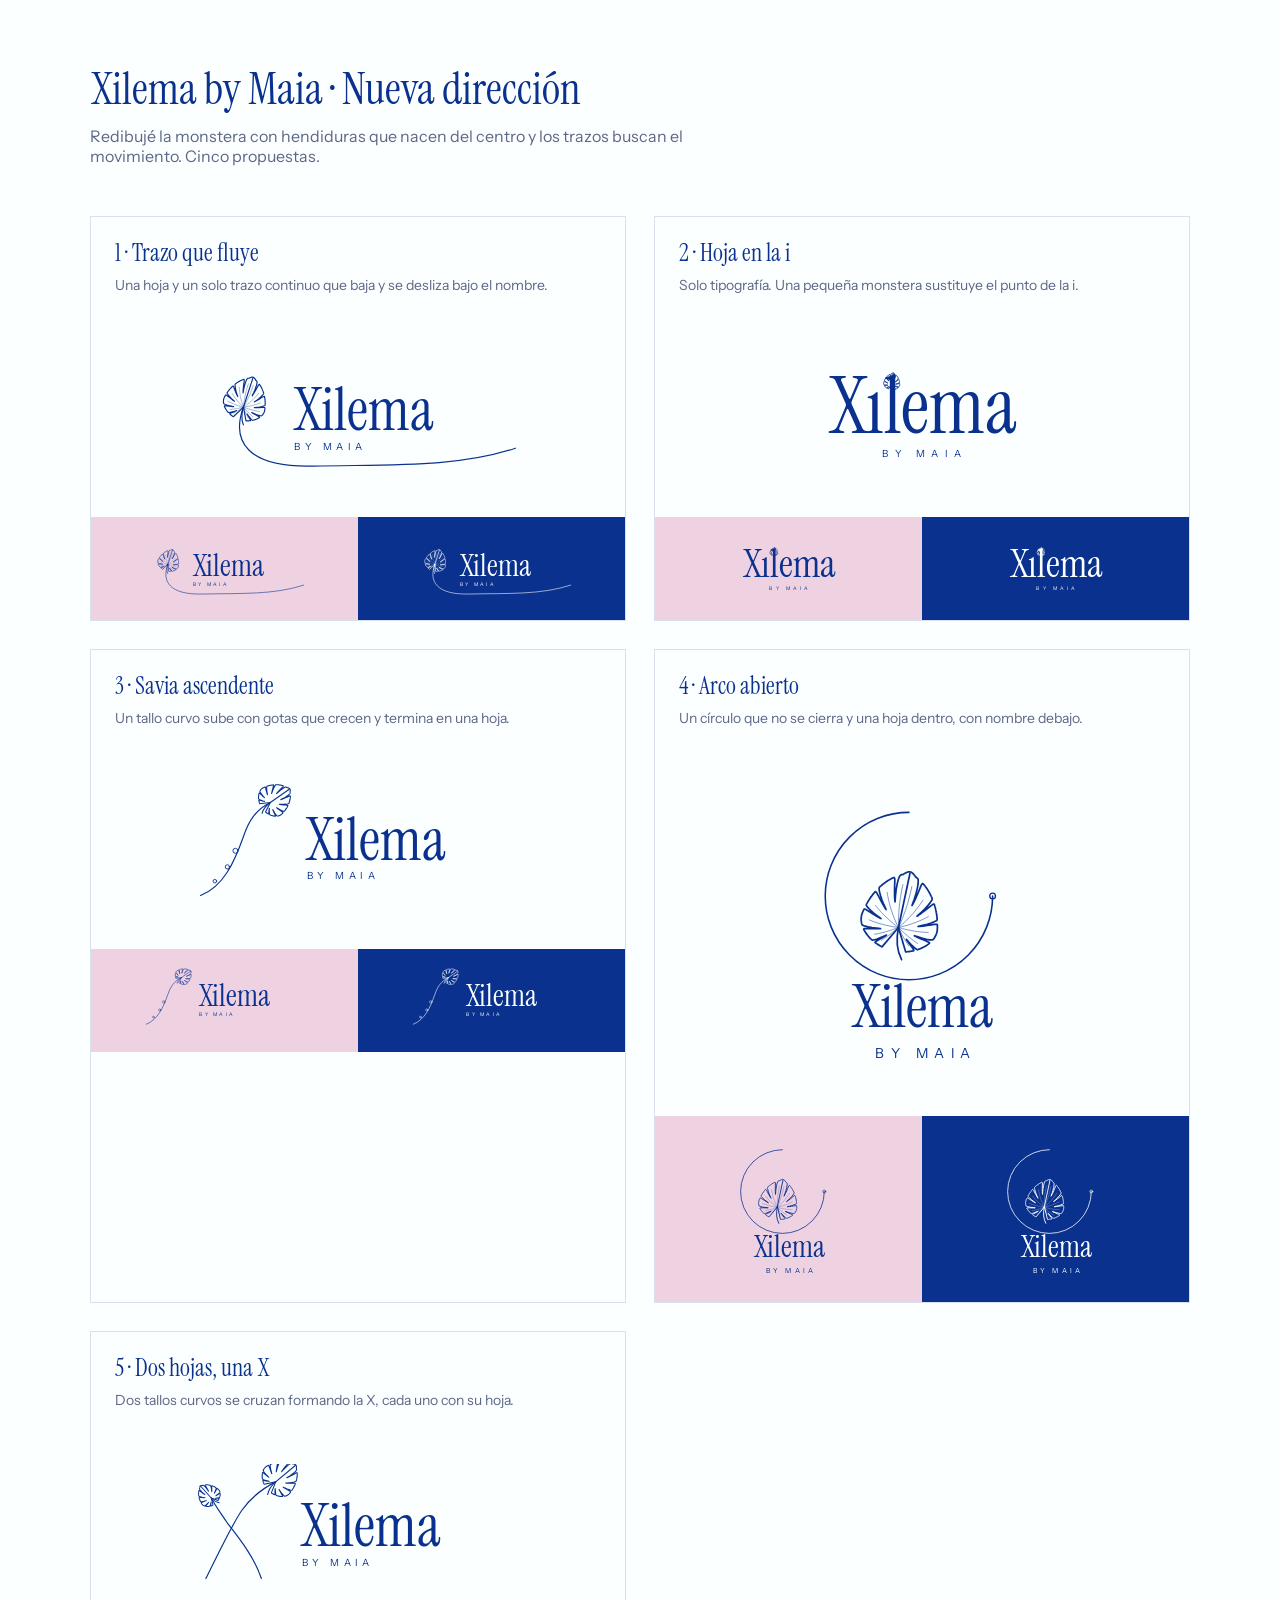
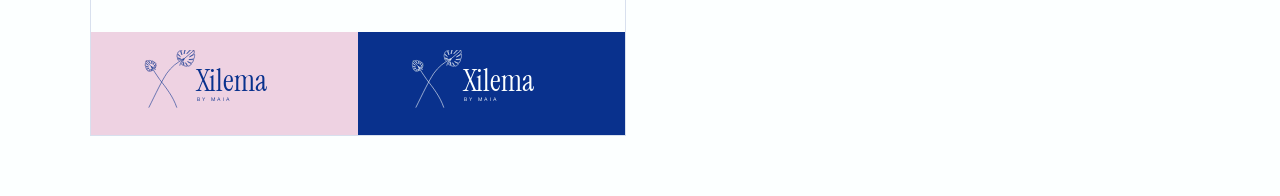
<file: logos/logo-nueva-direccion.html>
<!DOCTYPE html>
<html lang="es"><head><meta charset="UTF-8"><meta name="viewport" content="width=device-width,initial-scale=1">
<title>Xilema by Maia · Logo, nueva dirección</title>
<link href="https://fonts.googleapis.com/css2?family=Instrument+Sans:wght@400;500&family=Instrument+Serif:ital@0;1&display=swap" rel="stylesheet">
<style>
:root{--blue:#09318D;--pink:#EED2E2;--white:#FCFFFF}
*{box-sizing:border-box;margin:0;padding:0}
body{background:var(--white);color:var(--blue);font-family:'Instrument Sans',sans-serif;padding:60px 28px}
.wrap{max-width:1100px;margin:0 auto}
h1{font-family:'Instrument Serif',serif;font-weight:400;font-size:44px;margin-bottom:8px}
.sub{color:#5D6786;margin-bottom:50px;max-width:640px}
.grid{display:grid;grid-template-columns:repeat(2,1fr);gap:28px}
.card{border:1px solid rgba(9,49,141,.15)}
.card h2{font-family:'Instrument Serif',serif;font-weight:400;font-size:24px;padding:20px 24px 0}
.card p{font-size:14px;color:#5D6786;padding:6px 24px 18px;line-height:1.6}
.tile{display:flex;align-items:center;justify-content:center;padding:34px 20px}
.t-white{background:var(--white);color:var(--blue)}
.t-pink{background:var(--pink);color:var(--blue)}
.t-blue{background:var(--blue);color:var(--white)}
.tile svg{width:100%;max-width:340px;height:auto}
.mini{display:flex}
.mini .tile{flex:1;padding:18px}
.mini svg{max-width:170px}
.hero{padding:40px 0;background:#FCFFFF;border:1px solid rgba(9,49,141,.15);margin-bottom:40px;display:flex;justify-content:center;color:var(--blue)}
.hero svg{width:280px;height:auto}
@media(max-width:900px){.grid{grid-template-columns:1fr}}
</style></head><body>
<svg width="0" height="0" style="position:absolute" aria-hidden="true">
<defs>
<g id="lo" fill="none" stroke="currentColor" stroke-linecap="round" stroke-linejoin="round">
<path d="M50.0 76.0 L35.1 103.6 L34.9 103.6 L34.7 103.5 L34.5 103.4 L34.2 103.4 L34.0 103.3 L33.8 103.2 L33.6 103.2 L33.4 103.1 L33.1 103.0 L32.9 103.0 L32.7 102.9 L32.4 102.8 L32.2 102.7 L32.0 102.7 L31.8 102.6 L31.5 102.5 L31.3 102.4 L31.1 102.4 L30.8 102.3 L30.6 102.2 L30.4 102.1 L30.1 102.0 L29.9 101.9 L29.7 101.8 L29.4 101.8 L29.2 101.7 L29.0 101.6 L28.7 101.5 L28.5 101.4 L28.3 101.3 L28.0 101.2 L27.8 101.1 L27.6 101.0 L27.3 100.9 L27.1 100.8 L26.8 100.7 L26.6 100.6 L26.4 100.5 L26.1 100.4 L25.9 100.2 L25.7 100.1 L25.5 99.9 L25.6 99.6 L26.0 99.0 L27.0 97.9 L28.9 96.2 L31.5 93.9 L34.4 91.3 L36.7 89.2 L37.4 88.3 L36.4 89.1 L33.8 91.0 L30.4 93.3 L27.2 95.4 L24.8 96.8 L23.1 97.5 L22.2 97.8 L21.6 97.9 L21.2 97.8 L21.0 97.7 L20.7 97.5 L20.4 97.4 L20.2 97.2 L19.9 97.1 L19.7 96.9 L19.4 96.8 L19.2 96.6 L18.9 96.5 L18.7 96.3 L18.4 96.1 L18.2 95.9 L17.9 95.8 L17.7 95.6 L17.4 95.4 L17.2 95.2 L16.9 95.1 L16.7 94.9 L16.4 94.7 L16.2 94.5 L15.9 94.3 L15.7 94.1 L15.4 93.9 L15.2 93.7 L14.9 93.5 L14.7 93.3 L14.4 93.1 L14.2 92.9 L13.9 92.7 L13.7 92.5 L13.4 92.3 L13.2 92.1 L12.9 91.8 L12.7 91.6 L12.5 91.4 L12.2 91.2 L12.0 90.9 L11.7 90.7 L11.5 90.5 L11.3 90.2 L11.0 90.0 L10.8 89.7 L10.6 89.5 L10.3 89.2 L10.1 89.0 L9.9 88.7 L9.6 88.5 L9.4 88.2 L9.2 87.9 L9.0 87.7 L8.8 87.4 L8.6 87.1 L8.5 86.8 L8.8 86.5 L9.6 86.1 L11.4 85.7 L14.5 85.0 L18.9 84.2 L23.6 83.2 L27.4 82.4 L28.7 81.9 L27.1 82.1 L23.1 82.5 L18.0 83.0 L13.2 83.1 L9.6 83.0 L7.4 82.7 L6.1 82.4 L5.5 82.1 L5.2 81.8 L5.0 81.5 L4.8 81.2 L4.6 80.8 L4.5 80.5 L4.4 80.2 L4.2 79.9 L4.1 79.5 L4.0 79.2 L3.8 78.9 L3.7 78.5 L3.6 78.2 L3.5 77.9 L3.4 77.5 L3.3 77.2 L3.2 76.8 L3.1 76.5 L3.0 76.2 L2.9 75.8 L2.9 75.5 L2.8 75.1 L2.7 74.8 L2.7 74.5 L2.6 74.1 L2.6 73.8 L2.5 73.4 L2.5 73.1 L2.5 72.7 L2.4 72.4 L2.4 72.0 L2.4 71.7 L2.4 71.4 L2.4 71.0 L2.4 70.7 L2.4 70.3 L2.4 70.0 L2.5 69.7 L2.5 69.3 L2.5 69.0 L2.6 68.7 L2.6 68.3 L2.7 68.0 L2.7 67.7 L2.8 67.3 L2.8 67.0 L2.9 66.7 L3.0 66.3 L3.0 66.0 L3.1 65.7 L3.2 65.4 L3.2 65.0 L3.3 64.7 L3.4 64.4 L3.4 64.0 L3.5 63.7 L3.6 63.4 L3.7 63.0 L3.8 62.7 L4.0 62.5 L4.5 62.4 L5.6 62.5 L7.7 63.2 L11.1 64.5 L15.8 66.2 L20.9 68.1 L25.0 69.4 L26.6 69.8 L25.1 69.1 L21.1 67.2 L16.1 64.8 L11.7 62.2 L8.5 60.1 L6.6 58.7 L5.7 57.8 L5.4 57.2 L5.3 56.7 L5.4 56.4 L5.5 56.0 L5.6 55.7 L5.7 55.4 L5.8 55.0 L5.9 54.7 L6.0 54.3 L6.1 54.0 L6.2 53.7 L6.3 53.3 L6.4 53.0 L6.6 52.6 L6.7 52.3 L6.8 52.0 L6.9 51.6 L7.0 51.3 L7.2 50.9 L7.3 50.6 L7.4 50.3 L7.5 49.9 L7.7 49.6 L7.8 49.2 L7.9 48.9 L8.1 48.5 L8.2 48.2 L8.4 47.9 L8.5 47.5 L8.6 47.2 L8.8 46.8 L8.9 46.5 L9.1 46.1 L9.2 45.8 L9.4 45.4 L9.6 45.1 L9.7 44.8 L9.9 44.4 L10.0 44.1 L10.2 43.7 L10.4 43.4 L10.5 43.0 L10.7 42.7 L10.9 42.3 L11.0 42.0 L11.2 41.6 L11.4 41.3 L11.6 40.9 L11.8 40.6 L12.0 40.2 L12.1 39.9 L12.3 39.5 L12.5 39.2 L12.8 38.9 L13.1 38.7 L13.6 38.8 L14.5 39.5 L16.1 41.2 L18.6 44.2 L22.1 48.4 L26.0 52.9 L29.2 56.4 L30.5 57.6 L29.4 56.0 L26.4 52.0 L22.9 46.8 L20.0 41.8 L18.0 37.9 L17.0 35.4 L16.6 33.9 L16.6 33.1 L16.7 32.5 L16.9 32.1 L17.2 31.8 L17.4 31.4 L17.7 31.1 L17.9 30.7 L18.2 30.4 L18.5 30.0 L18.7 29.7 L19.0 29.3 L19.3 29.0 L19.5 28.6 L19.8 28.3 L20.1 27.9 L20.4 27.6 L20.7 27.2 L21.0 26.9 L21.3 26.5 L21.6 26.2 L21.9 25.8 L22.2 25.5 L22.5 25.2 L22.8 24.8 L23.1 24.5 L23.4 24.1 L23.7 23.8 L24.1 23.5 L24.4 23.1 L24.7 22.8 L25.0 22.5 L25.4 22.1 L25.7 21.8 L26.1 21.5 L26.4 21.1 L26.8 20.8 L27.1 20.5 L27.5 20.2 L27.9 19.9 L28.2 19.5 L28.6 19.2 L29.0 18.9 L29.3 18.6 L29.7 18.3 L30.1 18.0 L30.5 17.7 L30.9 17.4 L31.3 17.1 L31.7 16.9 L32.1 16.8 L32.5 17.2 L33.1 18.4 L33.7 21.0 L34.5 25.6 L35.7 31.9 L37.2 38.7 L38.6 44.1 L39.3 46.1 L39.0 43.8 L38.2 38.0 L37.5 30.6 L37.3 23.7 L37.5 18.5 L38.0 15.2 L38.4 13.5 L38.9 12.6 L39.4 12.1 L39.8 11.8 L40.3 11.5 L40.8 11.3 L41.2 11.1 L41.7 10.9 L42.2 10.7 L42.3 10.5 L42.5 10.3 L42.7 10.2 L42.8 10.0 L43.0 9.9 L43.2 9.7 L43.4 9.5 L43.5 9.4 L43.7 9.2 L43.9 9.1 L44.0 9.0 L44.2 8.8 L44.3 8.7 L44.5 8.5 L44.7 8.4 L44.8 8.3 L45.0 8.2 L45.2 8.0 L45.3 7.9 L45.5 7.8 L45.6 7.7 L45.8 7.6 L45.9 7.5 L46.1 7.4 L46.3 7.3 L46.4 7.2 L46.6 7.1 L46.7 7.0 L46.9 6.9 L47.0 6.8 L47.2 6.7 L47.3 6.7 L47.5 6.6 L47.6 6.5 L47.8 6.5 L47.9 6.4 L48.1 6.3 L48.2 6.3 L48.4 6.2 L48.5 6.2 L48.7 6.2 L48.8 6.1 L49.0 6.1 L49.1 6.1 L49.3 6.1 L49.4 6.0 L49.6 6.0 L49.7 6.0 L49.9 6.0 L50.0 6.0 L50.1 6.0 L50.3 6.0 L50.4 6.0 L50.6 6.0 L50.7 6.1 L50.9 6.1 L51.0 6.1 L51.2 6.1 L51.3 6.2 L51.5 6.2 L51.6 6.2 L51.8 6.3 L51.9 6.3 L52.1 6.4 L52.2 6.5 L52.4 6.5 L52.5 6.6 L52.7 6.7 L52.8 6.7 L53.0 6.8 L53.1 6.9 L53.3 7.0 L53.4 7.1 L53.6 7.2 L53.7 7.3 L53.9 7.4 L54.1 7.5 L54.2 7.6 L54.4 7.7 L54.5 7.8 L54.7 7.9 L54.8 8.0 L55.0 8.2 L55.2 8.3 L55.3 8.4 L55.5 8.5 L55.7 8.7 L55.8 8.8 L56.0 9.0 L56.1 9.1 L56.3 9.2 L56.5 9.4 L56.6 9.5 L56.8 9.7 L57.0 9.9 L57.2 10.0 L57.3 10.2 L57.5 10.3 L57.7 10.5 L57.8 10.7 L58.3 10.9 L58.8 11.1 L59.2 11.3 L59.7 11.5 L60.2 11.8 L60.6 12.1 L61.1 12.6 L61.6 13.5 L62.0 15.2 L62.5 18.5 L62.7 23.7 L62.5 30.6 L61.8 38.0 L61.0 43.8 L60.7 46.1 L61.4 44.1 L62.8 38.7 L64.3 31.9 L65.5 25.6 L66.3 21.0 L66.9 18.4 L67.5 17.2 L67.9 16.8 L68.3 16.9 L68.7 17.1 L69.1 17.4 L69.5 17.7 L69.9 18.0 L70.3 18.3 L70.7 18.6 L71.0 18.9 L71.4 19.2 L71.8 19.5 L72.1 19.9 L72.5 20.2 L72.9 20.5 L73.2 20.8 L73.6 21.1 L73.9 21.5 L74.3 21.8 L74.6 22.1 L75.0 22.5 L75.3 22.8 L75.6 23.1 L75.9 23.5 L76.3 23.8 L76.6 24.1 L76.9 24.5 L77.2 24.8 L77.5 25.2 L77.8 25.5 L78.1 25.8 L78.4 26.2 L78.7 26.5 L79.0 26.9 L79.3 27.2 L79.6 27.6 L79.9 27.9 L80.2 28.3 L80.5 28.6 L80.7 29.0 L81.0 29.3 L81.3 29.7 L81.5 30.0 L81.8 30.4 L82.1 30.7 L82.3 31.1 L82.6 31.4 L82.8 31.8 L83.1 32.1 L83.3 32.5 L83.4 33.1 L83.4 33.9 L83.0 35.4 L82.0 37.9 L80.0 41.8 L77.1 46.8 L73.6 52.0 L70.6 56.0 L69.5 57.6 L70.8 56.4 L74.0 52.9 L77.9 48.4 L81.4 44.2 L83.9 41.2 L85.5 39.5 L86.4 38.8 L86.9 38.7 L87.2 38.9 L87.5 39.2 L87.7 39.5 L87.9 39.9 L88.0 40.2 L88.2 40.6 L88.4 40.9 L88.6 41.3 L88.8 41.6 L89.0 42.0 L89.1 42.3 L89.3 42.7 L89.5 43.0 L89.6 43.4 L89.8 43.7 L90.0 44.1 L90.1 44.4 L90.3 44.8 L90.4 45.1 L90.6 45.4 L90.8 45.8 L90.9 46.1 L91.1 46.5 L91.2 46.8 L91.4 47.2 L91.5 47.5 L91.6 47.9 L91.8 48.2 L91.9 48.5 L92.1 48.9 L92.2 49.2 L92.3 49.6 L92.5 49.9 L92.6 50.3 L92.7 50.6 L92.8 50.9 L93.0 51.3 L93.1 51.6 L93.2 52.0 L93.3 52.3 L93.4 52.6 L93.6 53.0 L93.7 53.3 L93.8 53.7 L93.9 54.0 L94.0 54.3 L94.1 54.7 L94.2 55.0 L94.3 55.4 L94.4 55.7 L94.5 56.0 L94.6 56.4 L94.7 56.7 L94.6 57.2 L94.3 57.8 L93.4 58.7 L91.5 60.1 L88.3 62.2 L83.9 64.8 L78.9 67.2 L74.9 69.1 L73.4 69.8 L75.0 69.4 L79.1 68.1 L84.2 66.2 L88.9 64.5 L92.3 63.2 L94.4 62.5 L95.5 62.4 L96.0 62.5 L96.2 62.7 L96.3 63.0 L96.4 63.4 L96.5 63.7 L96.6 64.0 L96.6 64.4 L96.7 64.7 L96.8 65.0 L96.8 65.4 L96.9 65.7 L97.0 66.0 L97.0 66.3 L97.1 66.7 L97.2 67.0 L97.2 67.3 L97.3 67.7 L97.3 68.0 L97.4 68.3 L97.4 68.7 L97.5 69.0 L97.5 69.3 L97.5 69.7 L97.6 70.0 L97.6 70.3 L97.6 70.7 L97.6 71.0 L97.6 71.4 L97.6 71.7 L97.6 72.0 L97.6 72.4 L97.5 72.7 L97.5 73.1 L97.5 73.4 L97.4 73.8 L97.4 74.1 L97.3 74.5 L97.3 74.8 L97.2 75.1 L97.1 75.5 L97.1 75.8 L97.0 76.2 L96.9 76.5 L96.8 76.8 L96.7 77.2 L96.6 77.5 L96.5 77.9 L96.4 78.2 L96.3 78.5 L96.2 78.9 L96.0 79.2 L95.9 79.5 L95.8 79.9 L95.6 80.2 L95.5 80.5 L95.4 80.8 L95.2 81.2 L95.0 81.5 L94.8 81.8 L94.5 82.1 L93.9 82.4 L92.6 82.7 L90.4 83.0 L86.8 83.1 L82.0 83.0 L76.9 82.5 L72.9 82.1 L71.3 81.9 L72.6 82.4 L76.4 83.2 L81.1 84.2 L85.5 85.0 L88.6 85.7 L90.4 86.1 L91.2 86.5 L91.5 86.8 L91.4 87.1 L91.2 87.4 L91.0 87.7 L90.8 87.9 L90.6 88.2 L90.4 88.5 L90.1 88.7 L89.9 89.0 L89.7 89.2 L89.4 89.5 L89.2 89.7 L89.0 90.0 L88.7 90.2 L88.5 90.5 L88.3 90.7 L88.0 90.9 L87.8 91.2 L87.5 91.4 L87.3 91.6 L87.1 91.8 L86.8 92.1 L86.6 92.3 L86.3 92.5 L86.1 92.7 L85.8 92.9 L85.6 93.1 L85.3 93.3 L85.1 93.5 L84.8 93.7 L84.6 93.9 L84.3 94.1 L84.1 94.3 L83.8 94.5 L83.6 94.7 L83.3 94.9 L83.1 95.1 L82.8 95.2 L82.6 95.4 L82.3 95.6 L82.1 95.8 L81.8 95.9 L81.6 96.1 L81.3 96.3 L81.1 96.5 L80.8 96.6 L80.6 96.8 L80.3 96.9 L80.1 97.1 L79.8 97.2 L79.6 97.4 L79.3 97.5 L79.0 97.7 L78.8 97.8 L78.4 97.9 L77.8 97.8 L76.9 97.5 L75.2 96.8 L72.8 95.4 L69.6 93.3 L66.2 91.0 L63.6 89.1 L62.6 88.3 L63.3 89.2 L65.6 91.3 L68.5 93.9 L71.1 96.2 L73.0 97.9 L74.0 99.0 L74.4 99.6 L74.5 99.9 L74.3 100.1 L74.1 100.2 L73.9 100.4 L73.6 100.5 L73.4 100.6 L73.2 100.7 L72.9 100.8 L72.7 100.9 L72.4 101.0 L72.2 101.1 L72.0 101.2 L71.7 101.3 L71.5 101.4 L71.3 101.5 L71.0 101.6 L70.8 101.7 L70.6 101.8 L70.3 101.8 L70.1 101.9 L69.9 102.0 L69.6 102.1 L69.4 102.2 L69.2 102.3 L68.9 102.4 L68.7 102.4 L68.5 102.5 L68.2 102.6 L68.0 102.7 L67.8 102.7 L67.6 102.8 L67.3 102.9 L67.1 103.0 L66.9 103.0 L66.6 103.1 L66.4 103.2 L66.2 103.2 L66.0 103.3 L65.8 103.4 L65.5 103.4 L65.3 103.5 L65.1 103.6 L64.9 103.6 Z"/>
<path d="M50 76 V8"/>
<path d="M50 76 C50 92 54 104 62 114"/>
</g>
<g id="lv" fill="none" stroke="currentColor" stroke-linecap="round"><path d="M50.0 76.0 L49.4 73.4 L48.9 70.8 L48.3 68.2 L47.9 65.6 L47.4 63.0 L47.0 60.4 L46.6 57.7 L46.2 55.1 L45.9 52.5 L45.6 49.8 L45.3 47.2 L45.1 44.5 L44.9 41.9 L44.7 39.2 L44.6 36.5 L44.5 33.9 L44.4 31.2 L44.4 28.5 L44.3 25.9 L44.4 23.2 M50.0 76.0 L48.6 74.2 L47.2 72.4 L45.8 70.6 L44.5 68.8 L43.2 66.9 L41.9 65.0 L40.7 63.1 L39.5 61.2 L38.3 59.2 L37.2 57.3 L36.0 55.3 L34.9 53.3 L33.9 51.3 L32.9 49.2 L31.9 47.2 L30.9 45.1 L30.0 43.0 L29.1 40.9 L28.2 38.8 L27.4 36.6 M50.0 76.0 L48.2 75.2 L46.4 74.4 L44.7 73.5 L42.9 72.6 L41.2 71.7 L39.5 70.8 L37.7 69.8 L36.0 68.8 L34.4 67.8 L32.7 66.8 L31.0 65.8 L29.4 64.7 L27.7 63.6 L26.1 62.5 L24.5 61.4 L22.9 60.2 L21.3 59.0 L19.8 57.8 L18.2 56.6 L16.7 55.3 M50.0 76.0 L48.1 76.2 L46.3 76.3 L44.4 76.4 L42.6 76.5 L40.7 76.5 L38.8 76.5 L37.0 76.5 L35.1 76.5 L33.3 76.5 L31.4 76.4 L29.5 76.3 L27.7 76.2 L25.8 76.1 L23.9 75.9 L22.1 75.7 L20.2 75.5 L18.4 75.3 L16.5 75.0 L14.7 74.7 L12.8 74.4 M50.0 76.0 L48.7 76.9 L47.4 77.7 L46.1 78.5 L44.8 79.3 L43.5 80.1 L42.2 80.9 L40.9 81.7 L39.5 82.4 L38.2 83.2 L36.8 83.9 L35.5 84.6 L34.1 85.3 L32.7 86.0 L31.3 86.6 L29.9 87.3 L28.5 87.9 L27.1 88.6 L25.7 89.2 L24.3 89.8 L22.9 90.3 M50.0 76.0 L49.2 77.1 L48.4 78.1 L47.6 79.2 L46.8 80.2 L46.0 81.2 L45.2 82.3 L44.3 83.3 L43.5 84.3 L42.6 85.3 L41.8 86.3 L40.9 87.3 L40.0 88.3 L39.1 89.2 L38.2 90.2 L37.3 91.1 L36.4 92.1 L35.5 93.0 L34.5 94.0 L33.6 94.9 L32.6 95.8 M50.0 76.0 L50.6 73.4 L51.1 70.8 L51.7 68.2 L52.1 65.6 L52.6 63.0 L53.0 60.4 L53.4 57.7 L53.8 55.1 L54.1 52.5 L54.4 49.8 L54.7 47.2 L54.9 44.5 L55.1 41.9 L55.3 39.2 L55.4 36.5 L55.5 33.9 L55.6 31.2 L55.6 28.5 L55.7 25.9 L55.6 23.2 M50.0 76.0 L51.4 74.2 L52.8 72.4 L54.2 70.6 L55.5 68.8 L56.8 66.9 L58.1 65.0 L59.3 63.1 L60.5 61.2 L61.7 59.2 L62.8 57.3 L64.0 55.3 L65.1 53.3 L66.1 51.3 L67.1 49.2 L68.1 47.2 L69.1 45.1 L70.0 43.0 L70.9 40.9 L71.8 38.8 L72.6 36.6 M50.0 76.0 L51.8 75.2 L53.6 74.4 L55.3 73.5 L57.1 72.6 L58.8 71.7 L60.5 70.8 L62.3 69.8 L64.0 68.8 L65.6 67.8 L67.3 66.8 L69.0 65.8 L70.6 64.7 L72.3 63.6 L73.9 62.5 L75.5 61.4 L77.1 60.2 L78.7 59.0 L80.2 57.8 L81.8 56.6 L83.3 55.3 M50.0 76.0 L51.9 76.2 L53.7 76.3 L55.6 76.4 L57.4 76.5 L59.3 76.5 L61.2 76.5 L63.0 76.5 L64.9 76.5 L66.7 76.5 L68.6 76.4 L70.5 76.3 L72.3 76.2 L74.2 76.1 L76.1 75.9 L77.9 75.7 L79.8 75.5 L81.6 75.3 L83.5 75.0 L85.3 74.7 L87.2 74.4 M50.0 76.0 L51.3 76.9 L52.6 77.7 L53.9 78.5 L55.2 79.3 L56.5 80.1 L57.8 80.9 L59.1 81.7 L60.5 82.4 L61.8 83.2 L63.2 83.9 L64.5 84.6 L65.9 85.3 L67.3 86.0 L68.7 86.6 L70.1 87.3 L71.5 87.9 L72.9 88.6 L74.3 89.2 L75.7 89.8 L77.1 90.3 M50.0 76.0 L50.8 77.1 L51.6 78.1 L52.4 79.2 L53.2 80.2 L54.0 81.2 L54.8 82.3 L55.7 83.3 L56.5 84.3 L57.4 85.3 L58.2 86.3 L59.1 87.3 L60.0 88.3 L60.9 89.2 L61.8 90.2 L62.7 91.1 L63.6 92.1 L64.5 93.0 L65.5 94.0 L66.4 94.9 L67.4 95.8"/></g>
</defs>
<symbol id="v1" viewBox="0 0 380 150" fill="none" stroke="currentColor" stroke-linecap="round" stroke-linejoin="round">
<path d="M62 66 C48 104 66 134 140 132 C225 130 300 134 366 112" stroke-width="1.3"/>
<g transform="translate(62 66) rotate(18) scale(0.5) translate(-50 -76)"><use href="#lo" stroke-width="2.600"/><use href="#lv" stroke-width="1.300" stroke-opacity=".55"/></g>
<text x="116" y="92" font-family='Instrument Serif,serif' font-size="66" fill="currentColor" stroke="none">Xilema</text>
<text x="119" y="114" font-family='Instrument Sans,sans-serif' font-size="11" letter-spacing="5" fill="currentColor" stroke="none">BY MAIA</text></symbol><symbol id="v2" viewBox="0 0 380 150" fill="none" stroke="currentColor" stroke-linecap="round" stroke-linejoin="round">
<text x="190" y="95" text-anchor="middle" font-family='Instrument Serif,serif' font-size="88" fill="currentColor" stroke="none">Xılema</text>
<text x="193" y="122" text-anchor="middle" font-family='Instrument Sans,sans-serif' font-size="11" letter-spacing="7" fill="currentColor" stroke="none">BY MAIA</text>
<g transform="translate(156 41) rotate(8) scale(0.19) translate(-50 -76)"><use href="#lo" stroke-width="5.263"/></g></symbol><symbol id="v3" viewBox="0 0 380 150" fill="none" stroke="currentColor" stroke-linecap="round" stroke-linejoin="round">
<path d="M14 128 C40 118 52 90 62 62 C68 44 76 32 92 24" stroke-width="1.3"/>
<circle cx="30" cy="112" r="2" stroke-width="1"/>
<circle cx="44" cy="96" r="2.4" stroke-width="1"/>
<circle cx="53" cy="78" r="2.8" stroke-width="1"/>
<g transform="translate(92 24) rotate(55) scale(0.38) translate(-50 -76)"><use href="#lo" stroke-width="3.158"/></g>
<text x="130" y="88" font-family='Instrument Serif,serif' font-size="66" fill="currentColor" stroke="none">Xilema</text>
<text x="133" y="110" font-family='Instrument Sans,sans-serif' font-size="11" letter-spacing="5" fill="currentColor" stroke="none">BY MAIA</text></symbol><symbol id="v4" viewBox="0 0 260 230" fill="none" stroke="currentColor" stroke-linecap="round" stroke-linejoin="round">
<path d="M120 24 A64 64 0 1 0 184 88" stroke-width="1.2"/>
<circle cx="184" cy="88" r="2.2" stroke-width="1"/>
<g transform="translate(112 112) rotate(12) scale(0.62) translate(-50 -76)"><use href="#lo" stroke-width="2.097"/><use href="#lv" stroke-width="1.048" stroke-opacity=".55"/></g>
<text x="130" y="188" text-anchor="middle" font-family='Instrument Serif,serif' font-size="46" fill="currentColor" stroke="none">Xilema</text>
<text x="133" y="212" text-anchor="middle" font-family='Instrument Sans,sans-serif' font-size="10.5" letter-spacing="5" fill="currentColor" stroke="none">BY MAIA</text></symbol><symbol id="v5" viewBox="0 0 380 150" fill="none" stroke="currentColor" stroke-linecap="round" stroke-linejoin="round">
<path d="M20 128 C36 96 48 70 60 52 C70 38 82 28 98 20" stroke-width="1.3"/>
<path d="M82 128 C74 104 58 84 44 66 C36 54 30 46 26 38" stroke-width="1.3"/>
<g transform="translate(98 20) rotate(50) scale(0.42) translate(-50 -76)"><use href="#lo" stroke-width="2.857"/></g>
<g transform="translate(26 38) rotate(-42) scale(0.26) translate(-50 -76)"><use href="#lo" stroke-width="4.231"/></g>
<text x="124" y="92" font-family='Instrument Serif,serif' font-size="66" fill="currentColor" stroke="none">Xilema</text>
<text x="127" y="114" font-family='Instrument Sans,sans-serif' font-size="11" letter-spacing="5" fill="currentColor" stroke="none">BY MAIA</text></symbol>
</svg>
<div class="wrap">
<h1>Xilema by Maia · Nueva dirección</h1>
<p class="sub">Redibujé la monstera con hendiduras que nacen del centro y los trazos buscan el movimiento. Cinco propuestas.</p>
<div class="grid">
<div class="card"><h2>1 · Trazo que fluye</h2><p>Una hoja y un solo trazo continuo que baja y se desliza bajo el nombre.</p>
<div class="tile t-white"><svg viewBox="0 0 380 150"><use href="#v1"/></svg></div>
<div class="mini"><div class="tile t-pink"><svg viewBox="0 0 380 150"><use href="#v1"/></svg></div><div class="tile t-blue"><svg viewBox="0 0 380 150"><use href="#v1"/></svg></div></div></div>
<div class="card"><h2>2 · Hoja en la i</h2><p>Solo tipografía. Una pequeña monstera sustituye el punto de la i.</p>
<div class="tile t-white"><svg viewBox="0 0 380 150"><use href="#v2"/></svg></div>
<div class="mini"><div class="tile t-pink"><svg viewBox="0 0 380 150"><use href="#v2"/></svg></div><div class="tile t-blue"><svg viewBox="0 0 380 150"><use href="#v2"/></svg></div></div></div>
<div class="card"><h2>3 · Savia ascendente</h2><p>Un tallo curvo sube con gotas que crecen y termina en una hoja.</p>
<div class="tile t-white"><svg viewBox="0 0 380 150"><use href="#v3"/></svg></div>
<div class="mini"><div class="tile t-pink"><svg viewBox="0 0 380 150"><use href="#v3"/></svg></div><div class="tile t-blue"><svg viewBox="0 0 380 150"><use href="#v3"/></svg></div></div></div>
<div class="card"><h2>4 · Arco abierto</h2><p>Un círculo que no se cierra y una hoja dentro, con nombre debajo.</p>
<div class="tile t-white"><svg viewBox="0 0 260 230"><use href="#v4"/></svg></div>
<div class="mini"><div class="tile t-pink"><svg viewBox="0 0 260 230"><use href="#v4"/></svg></div><div class="tile t-blue"><svg viewBox="0 0 260 230"><use href="#v4"/></svg></div></div></div>
<div class="card"><h2>5 · Dos hojas, una X</h2><p>Dos tallos curvos se cruzan formando la X, cada uno con su hoja.</p>
<div class="tile t-white"><svg viewBox="0 0 380 150"><use href="#v5"/></svg></div>
<div class="mini"><div class="tile t-pink"><svg viewBox="0 0 380 150"><use href="#v5"/></svg></div><div class="tile t-blue"><svg viewBox="0 0 380 150"><use href="#v5"/></svg></div></div></div>
</div></div></body></html>
</file>
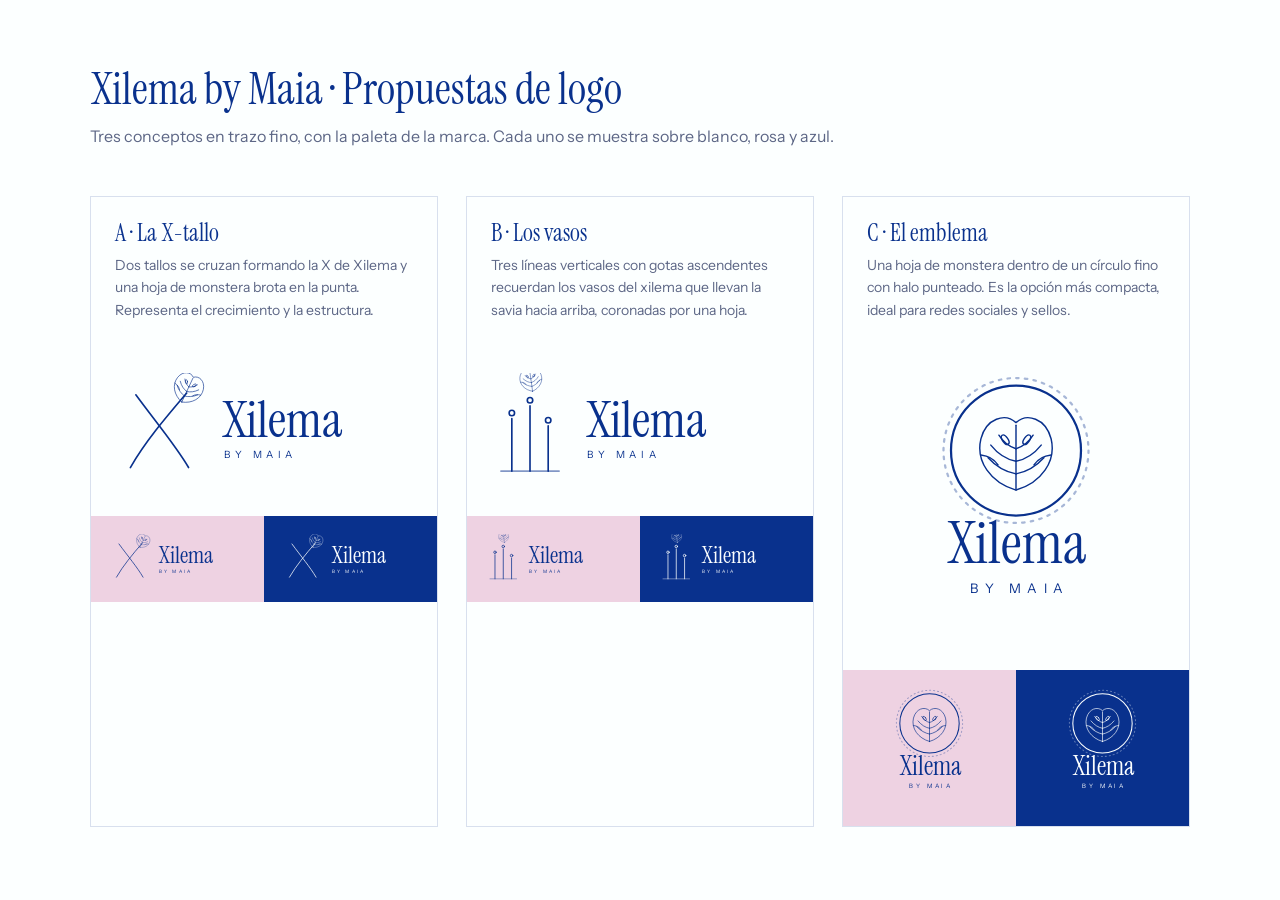
<file: logos/propuestas-logo.html>
<!DOCTYPE html>
<html lang="es">
<head>
<meta charset="UTF-8">
<meta name="viewport" content="width=device-width,initial-scale=1">
<title>Xilema by Maia · Propuestas de logo</title>
<link href="https://fonts.googleapis.com/css2?family=Instrument+Sans:wght@400;500&family=Instrument+Serif:ital@0;1&display=swap" rel="stylesheet">
<style>
:root{--blue:#09318D;--pink:#EED2E2;--white:#FCFFFF}
*{box-sizing:border-box;margin:0;padding:0}
body{background:var(--white);color:var(--blue);font-family:'Instrument Sans',sans-serif;padding:60px 28px}
.wrap{max-width:1100px;margin:0 auto}
h1{font-family:'Instrument Serif',serif;font-weight:400;font-size:44px;margin-bottom:8px}
.sub{color:#5D6786;margin-bottom:50px}
.grid{display:grid;grid-template-columns:repeat(3,1fr);gap:28px}
.card{border:1px solid rgba(9,49,141,.15)}
.card h2{font-family:'Instrument Serif',serif;font-weight:400;font-size:24px;padding:20px 24px 0}
.card p{font-size:14px;color:#5D6786;padding:6px 24px 18px;line-height:1.6}
.tile{display:flex;align-items:center;justify-content:center;padding:34px 20px;color:var(--blue)}
.t-white{background:var(--white)}
.t-pink{background:var(--pink)}
.t-blue{background:var(--blue);color:var(--white)}
.tile svg{width:100%;max-width:300px;height:auto}
.mini{display:flex;gap:0}
.mini .tile{flex:1;padding:18px}
.mini svg{max-width:150px}
@media(max-width:900px){.grid{grid-template-columns:1fr}}
</style>
</head>
<body>

<svg width="0" height="0" style="position:absolute" aria-hidden="true">
  <symbol id="monstera" viewBox="0 0 100 100" fill="none" stroke="currentColor" stroke-width="1.6" stroke-linecap="round" stroke-linejoin="round">
    <path d="M50 94C22 86 5 62 11 37C17 14 38 8 50 19C62 8 83 14 89 37C95 62 78 86 50 94Z"/>
    <path d="M50 94V22"/>
    <path d="M50 76C40 74 28 68 19 58M50 62C40 60 30 54 22 44M50 48C43 46 36 41 31 33"/>
    <path d="M50 76C60 74 72 68 81 58M50 62C60 60 70 54 78 44M50 48C57 46 64 41 69 33"/>
    <path d="M11 55C20 56 26 60 30 66M89 55C80 56 74 60 70 66"/>
    <ellipse cx="38" cy="38" rx="3" ry="6" transform="rotate(-35 38 38)"/>
    <ellipse cx="62" cy="38" rx="3" ry="6" transform="rotate(35 62 38)"/>
  </symbol>

  <!-- Concepto A: X-tallo -->
  <symbol id="logoA" viewBox="0 0 330 120" fill="none" stroke="currentColor" stroke-width="1.8" stroke-linecap="round" stroke-linejoin="round">
    <path d="M18 104C34 76 56 50 80 22"/>
    <path d="M82 104C68 80 46 54 24 24"/>
    <use href="#monstera" x="62" y="-4" width="40" height="40" transform="rotate(25 82 16)"/>
    <text x="118" y="70" font-family="Instrument Serif,serif" font-size="56" fill="currentColor" stroke="none">Xilema</text>
    <text x="121" y="94" font-family="Instrument Sans,sans-serif" font-size="11" letter-spacing="5" fill="currentColor" stroke="none">BY MAIA</text>
  </symbol>

  <!-- Concepto B: Vasos -->
  <symbol id="logoB" viewBox="0 0 330 120" fill="none" stroke="currentColor" stroke-width="1.8" stroke-linecap="round" stroke-linejoin="round">
    <path d="M24 108V50M44 108V36M64 108V58"/>
    <circle cx="24" cy="44" r="3"/><circle cx="44" cy="30" r="3"/><circle cx="64" cy="52" r="3"/>
    <use href="#monstera" x="30" y="-8" width="30" height="30" transform="rotate(-8 45 7)"/>
    <path d="M12 108H76" stroke-opacity=".5"/>
    <text x="104" y="70" font-family="Instrument Serif,serif" font-size="56" fill="currentColor" stroke="none">Xilema</text>
    <text x="107" y="94" font-family="Instrument Sans,sans-serif" font-size="11" letter-spacing="5" fill="currentColor" stroke="none">BY MAIA</text>
  </symbol>

  <!-- Concepto C: Emblema -->
  <symbol id="logoC" viewBox="0 0 240 210" fill="none" stroke="currentColor" stroke-width="1.8" stroke-linecap="round" stroke-linejoin="round">
    <circle cx="120" cy="62" r="52"/>
    <circle cx="120" cy="62" r="58" stroke-opacity=".35" stroke-dasharray="2 5"/>
    <use href="#monstera" x="84" y="26" width="72" height="72"/>
    <text x="120" y="152" text-anchor="middle" font-family="Instrument Serif,serif" font-size="46" fill="currentColor" stroke="none">Xilema</text>
    <text x="123" y="176" text-anchor="middle" font-family="Instrument Sans,sans-serif" font-size="10.5" letter-spacing="5" fill="currentColor" stroke="none">BY MAIA</text>
  </symbol>
</svg>

<div class="wrap">
  <h1>Xilema by Maia · Propuestas de logo</h1>
  <p class="sub">Tres conceptos en trazo fino, con la paleta de la marca. Cada uno se muestra sobre blanco, rosa y azul.</p>

  <div class="grid">
    <div class="card">
      <h2>A · La X-tallo</h2>
      <p>Dos tallos se cruzan formando la X de Xilema y una hoja de monstera brota en la punta. Representa el crecimiento y la estructura.</p>
      <div class="tile t-white"><svg viewBox="0 0 330 120"><use href="#logoA"/></svg></div>
      <div class="mini">
        <div class="tile t-pink"><svg viewBox="0 0 330 120"><use href="#logoA"/></svg></div>
        <div class="tile t-blue"><svg viewBox="0 0 330 120"><use href="#logoA"/></svg></div>
      </div>
    </div>

    <div class="card">
      <h2>B · Los vasos</h2>
      <p>Tres líneas verticales con gotas ascendentes recuerdan los vasos del xilema que llevan la savia hacia arriba, coronadas por una hoja.</p>
      <div class="tile t-white"><svg viewBox="0 0 330 120"><use href="#logoB"/></svg></div>
      <div class="mini">
        <div class="tile t-pink"><svg viewBox="0 0 330 120"><use href="#logoB"/></svg></div>
        <div class="tile t-blue"><svg viewBox="0 0 330 120"><use href="#logoB"/></svg></div>
      </div>
    </div>

    <div class="card">
      <h2>C · El emblema</h2>
      <p>Una hoja de monstera dentro de un círculo fino con halo punteado. Es la opción más compacta, ideal para redes sociales y sellos.</p>
      <div class="tile t-white"><svg viewBox="0 0 240 210"><use href="#logoC"/></svg></div>
      <div class="mini">
        <div class="tile t-pink"><svg viewBox="0 0 240 210"><use href="#logoC"/></svg></div>
        <div class="tile t-blue"><svg viewBox="0 0 240 210"><use href="#logoC"/></svg></div>
      </div>
    </div>
  </div>
</div>

</body>
</html>
</file>
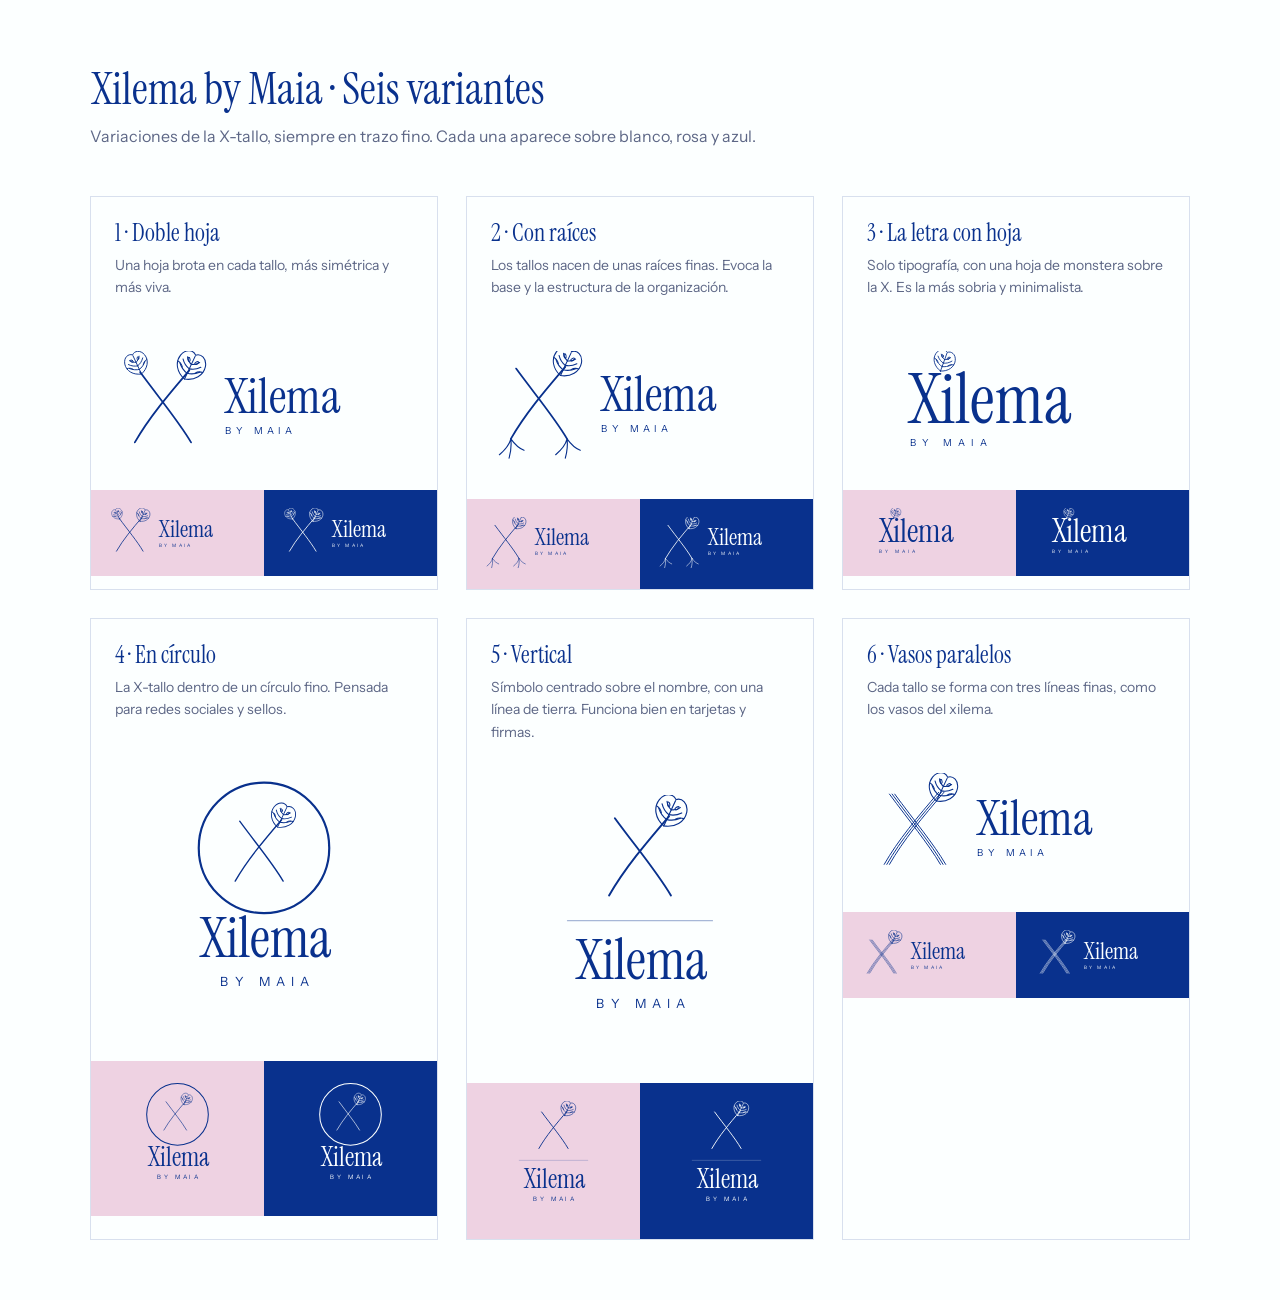
<file: logos/variantes-logo.html>
<!DOCTYPE html>
<html lang="es">
<head>
<meta charset="UTF-8">
<meta name="viewport" content="width=device-width,initial-scale=1">
<title>Xilema by Maia · Variantes del logo</title>
<link href="https://fonts.googleapis.com/css2?family=Instrument+Sans:wght@400;500&family=Instrument+Serif:ital@0;1&display=swap" rel="stylesheet">
<style>
:root{--blue:#09318D;--pink:#EED2E2;--white:#FCFFFF}
*{box-sizing:border-box;margin:0;padding:0}
body{background:var(--white);color:var(--blue);font-family:'Instrument Sans',sans-serif;padding:60px 28px}
.wrap{max-width:1100px;margin:0 auto}
h1{font-family:'Instrument Serif',serif;font-weight:400;font-size:44px;margin-bottom:8px}
.sub{color:#5D6786;margin-bottom:50px}
.grid{display:grid;grid-template-columns:repeat(3,1fr);gap:28px}
.card{border:1px solid rgba(9,49,141,.15)}
.card h2{font-family:'Instrument Serif',serif;font-weight:400;font-size:24px;padding:20px 24px 0}
.card p{font-size:14px;color:#5D6786;padding:6px 24px 18px;line-height:1.6}
.tile{display:flex;align-items:center;justify-content:center;padding:34px 20px}
.t-white{background:var(--white);color:var(--blue)}
.t-pink{background:var(--pink);color:var(--blue)}
.t-blue{background:var(--blue);color:var(--white)}
.tile svg{width:100%;max-width:290px;height:auto}
.mini{display:flex}
.mini .tile{flex:1;padding:18px}
.mini svg{max-width:140px}
@media(max-width:900px){.grid{grid-template-columns:1fr}}
</style>
</head>
<body>

<svg width="0" height="0" style="position:absolute" aria-hidden="true">
  <defs>
    <g id="leaf" stroke-width="3">
      <path d="M50 94C22 86 5 62 11 37C17 14 38 8 50 19C62 8 83 14 89 37C95 62 78 86 50 94Z"/>
      <path d="M50 94V22"/>
      <path d="M50 76C40 74 28 68 19 58M50 62C40 60 30 54 22 44M50 48C43 46 36 41 31 33"/>
      <path d="M50 76C60 74 72 68 81 58M50 62C60 60 70 54 78 44M50 48C57 46 64 41 69 33"/>
      <path d="M11 55C20 56 26 60 30 66M89 55C80 56 74 60 70 66"/>
      <ellipse cx="38" cy="38" rx="3" ry="6" transform="rotate(-35 38 38)"/>
      <ellipse cx="62" cy="38" rx="3" ry="6" transform="rotate(35 62 38)"/>
    </g>
  </defs>

  <!-- 1 Doble hoja -->
  <symbol id="v1" viewBox="0 0 330 120" fill="none" stroke="currentColor" stroke-width="2" stroke-linecap="round" stroke-linejoin="round">
    <path d="M18 104C34 76 56 50 80 22"/><path d="M82 104C68 80 46 54 24 24"/>
    <g transform="rotate(25 82 16)"><g transform="translate(62 -4) scale(.4)"><use href="#leaf"/></g></g>
    <g transform="rotate(-25 24 18)"><g transform="translate(6 -4) scale(.32)"><use href="#leaf"/></g></g>
    <text x="118" y="70" font-family="Instrument Serif,serif" font-size="56" fill="currentColor" stroke="none">Xilema</text>
    <text x="121" y="94" font-family="Instrument Sans,sans-serif" font-size="11" letter-spacing="5" fill="currentColor" stroke="none">BY MAIA</text>
  </symbol>

  <!-- 2 Con raíces -->
  <symbol id="v2" viewBox="0 0 330 130" fill="none" stroke="currentColor" stroke-width="2" stroke-linecap="round" stroke-linejoin="round">
    <path d="M18 100C34 72 56 46 80 18"/><path d="M82 100C68 76 46 50 24 20"/>
    <g transform="rotate(25 82 12)"><g transform="translate(62 -8) scale(.4)"><use href="#leaf"/></g></g>
    <path d="M18 100C16 108 11 113 5 118M18 100C19 109 18 115 16 122M18 100C23 107 28 111 33 113" stroke-width="1.3"/>
    <path d="M82 100C80 108 75 113 69 118M82 100C83 109 82 115 80 122M82 100C87 107 92 111 97 113" stroke-width="1.3"/>
    <text x="118" y="68" font-family="Instrument Serif,serif" font-size="56" fill="currentColor" stroke="none">Xilema</text>
    <text x="121" y="92" font-family="Instrument Sans,sans-serif" font-size="11" letter-spacing="5" fill="currentColor" stroke="none">BY MAIA</text>
  </symbol>

  <!-- 3 Letra con hoja -->
  <symbol id="v3" viewBox="0 0 330 120" fill="none" stroke="currentColor" stroke-width="2" stroke-linecap="round" stroke-linejoin="round">
    <text x="40" y="82" font-family="Instrument Serif,serif" font-size="78" fill="currentColor" stroke="none">Xilema</text>
    <g transform="rotate(20 84 18)"><g transform="translate(66 -4) scale(.3)"><use href="#leaf"/></g></g>
    <text x="44" y="108" font-family="Instrument Sans,sans-serif" font-size="11" letter-spacing="7" fill="currentColor" stroke="none">BY MAIA</text>
  </symbol>

  <!-- 4 Círculo -->
  <symbol id="v4" viewBox="0 0 240 210" fill="none" stroke="currentColor" stroke-width="1.8" stroke-linecap="round" stroke-linejoin="round">
    <circle cx="120" cy="62" r="54"/>
    <g transform="translate(85 25) scale(.62)">
      <path d="M18 104C34 76 56 50 80 22"/><path d="M82 104C68 80 46 54 24 24"/>
      <g transform="rotate(25 82 16)"><g transform="translate(62 -4) scale(.4)"><use href="#leaf"/></g></g>
    </g>
    <text x="120" y="152" text-anchor="middle" font-family="Instrument Serif,serif" font-size="46" fill="currentColor" stroke="none">Xilema</text>
    <text x="123" y="176" text-anchor="middle" font-family="Instrument Sans,sans-serif" font-size="10.5" letter-spacing="5" fill="currentColor" stroke="none">BY MAIA</text>
  </symbol>

  <!-- 5 Vertical -->
  <symbol id="v5" viewBox="0 0 240 210" fill="none" stroke="currentColor" stroke-width="2" stroke-linecap="round" stroke-linejoin="round">
    <g transform="translate(80 0) scale(.8)">
      <path d="M18 104C34 76 56 50 80 22"/><path d="M82 104C68 80 46 54 24 24"/>
      <g transform="rotate(25 82 16)"><g transform="translate(62 -4) scale(.4)"><use href="#leaf"/></g></g>
    </g>
    <path d="M60 104H180" stroke-opacity=".35" stroke-width="1"/>
    <text x="120" y="152" text-anchor="middle" font-family="Instrument Serif,serif" font-size="46" fill="currentColor" stroke="none">Xilema</text>
    <text x="123" y="176" text-anchor="middle" font-family="Instrument Sans,sans-serif" font-size="10.5" letter-spacing="5" fill="currentColor" stroke="none">BY MAIA</text>
  </symbol>

  <!-- 6 Vasos paralelos -->
  <symbol id="v6" viewBox="0 0 330 120" fill="none" stroke="currentColor" stroke-width="1.1" stroke-linecap="round" stroke-linejoin="round">
    <g><path d="M15 104C31 76 53 50 77 22"/><path d="M18 104C34 76 56 50 80 22"/><path d="M21 104C37 76 59 50 83 22"/></g>
    <g><path d="M79 104C65 80 43 54 21 24"/><path d="M82 104C68 80 46 54 24 24"/><path d="M85 104C71 80 49 54 27 24"/></g>
    <g transform="rotate(25 82 16)"><g transform="translate(62 -4) scale(.4)" stroke-width="2.6"><use href="#leaf"/></g></g>
    <text x="118" y="70" font-family="Instrument Serif,serif" font-size="56" fill="currentColor" stroke="none">Xilema</text>
    <text x="121" y="94" font-family="Instrument Sans,sans-serif" font-size="11" letter-spacing="5" fill="currentColor" stroke="none">BY MAIA</text>
  </symbol>
</svg>

<div class="wrap">
  <h1>Xilema by Maia · Seis variantes</h1>
  <p class="sub">Variaciones de la X-tallo, siempre en trazo fino. Cada una aparece sobre blanco, rosa y azul.</p>

  <div class="grid">
    <div class="card"><h2>1 · Doble hoja</h2><p>Una hoja brota en cada tallo, más simétrica y más viva.</p>
      <div class="tile t-white"><svg viewBox="0 0 330 120"><use href="#v1"/></svg></div>
      <div class="mini"><div class="tile t-pink"><svg viewBox="0 0 330 120"><use href="#v1"/></svg></div><div class="tile t-blue"><svg viewBox="0 0 330 120"><use href="#v1"/></svg></div></div></div>

    <div class="card"><h2>2 · Con raíces</h2><p>Los tallos nacen de unas raíces finas. Evoca la base y la estructura de la organización.</p>
      <div class="tile t-white"><svg viewBox="0 0 330 130"><use href="#v2"/></svg></div>
      <div class="mini"><div class="tile t-pink"><svg viewBox="0 0 330 130"><use href="#v2"/></svg></div><div class="tile t-blue"><svg viewBox="0 0 330 130"><use href="#v2"/></svg></div></div></div>

    <div class="card"><h2>3 · La letra con hoja</h2><p>Solo tipografía, con una hoja de monstera sobre la X. Es la más sobria y minimalista.</p>
      <div class="tile t-white"><svg viewBox="0 0 330 120"><use href="#v3"/></svg></div>
      <div class="mini"><div class="tile t-pink"><svg viewBox="0 0 330 120"><use href="#v3"/></svg></div><div class="tile t-blue"><svg viewBox="0 0 330 120"><use href="#v3"/></svg></div></div></div>

    <div class="card"><h2>4 · En círculo</h2><p>La X-tallo dentro de un círculo fino. Pensada para redes sociales y sellos.</p>
      <div class="tile t-white"><svg viewBox="0 0 240 210"><use href="#v4"/></svg></div>
      <div class="mini"><div class="tile t-pink"><svg viewBox="0 0 240 210"><use href="#v4"/></svg></div><div class="tile t-blue"><svg viewBox="0 0 240 210"><use href="#v4"/></svg></div></div></div>

    <div class="card"><h2>5 · Vertical</h2><p>Símbolo centrado sobre el nombre, con una línea de tierra. Funciona bien en tarjetas y firmas.</p>
      <div class="tile t-white"><svg viewBox="0 0 240 210"><use href="#v5"/></svg></div>
      <div class="mini"><div class="tile t-pink"><svg viewBox="0 0 240 210"><use href="#v5"/></svg></div><div class="tile t-blue"><svg viewBox="0 0 240 210"><use href="#v5"/></svg></div></div></div>

    <div class="card"><h2>6 · Vasos paralelos</h2><p>Cada tallo se forma con tres líneas finas, como los vasos del xilema.</p>
      <div class="tile t-white"><svg viewBox="0 0 330 120"><use href="#v6"/></svg></div>
      <div class="mini"><div class="tile t-pink"><svg viewBox="0 0 330 120"><use href="#v6"/></svg></div><div class="tile t-blue"><svg viewBox="0 0 330 120"><use href="#v6"/></svg></div></div></div>
  </div>
</div>

</body>
</html>
</file>
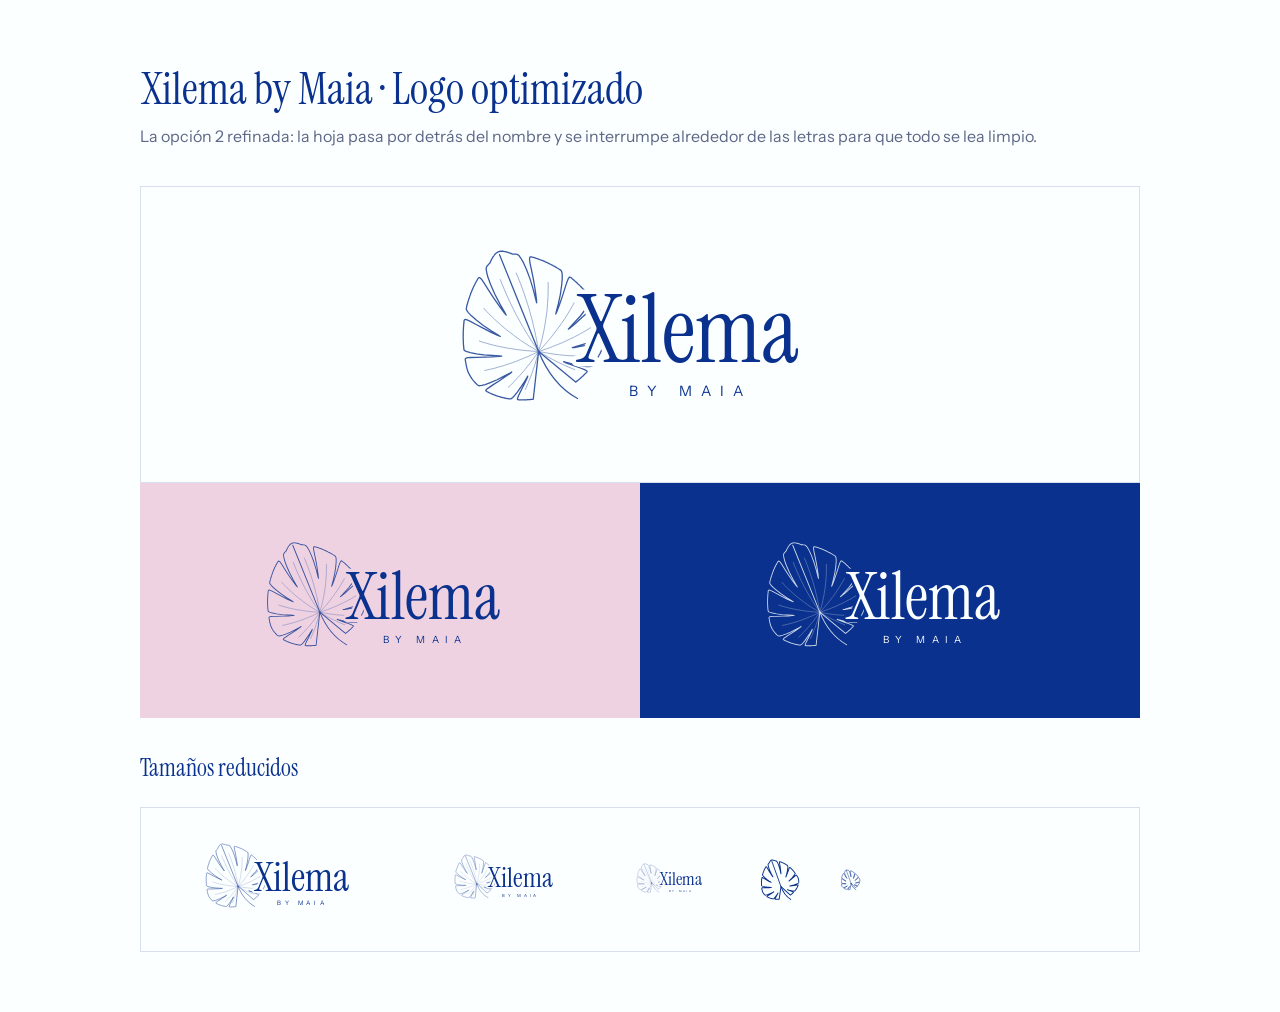
<file: logos/final/logo-final.html>
<!DOCTYPE html><html lang="es"><head><meta charset="UTF-8"><meta name="viewport" content="width=device-width,initial-scale=1">
<title>Xilema by Maia · Logo final</title>
<link href="https://fonts.googleapis.com/css2?family=Instrument+Sans:wght@400;500&family=Instrument+Serif:ital@0;1&display=swap" rel="stylesheet">
<style>
:root{--blue:#09318D;--pink:#EED2E2;--white:#FCFFFF}
*{box-sizing:border-box;margin:0;padding:0}
body{background:var(--white);color:var(--blue);font-family:'Instrument Sans',sans-serif;padding:60px 28px}
.wrap{max-width:1000px;margin:0 auto}
h1{font-family:'Instrument Serif',serif;font-weight:400;font-size:44px;margin-bottom:8px}
.sub{color:#5D6786;margin-bottom:40px}
.tile{display:flex;align-items:center;justify-content:center;padding:50px 20px}
.t-white{background:var(--white);color:var(--blue);border:1px solid rgba(9,49,141,.15)}
.t-pink{background:var(--pink);color:var(--blue)}
.t-blue{background:var(--blue);color:var(--white)}
.row{display:grid;grid-template-columns:1fr 1fr;margin-top:0}
.sizes{display:flex;align-items:center;gap:40px;padding:30px;border:1px solid rgba(9,49,141,.15);margin-top:24px;flex-wrap:wrap}
.sizes svg{height:auto}
h2{font-family:'Instrument Serif',serif;font-weight:400;font-size:24px;margin:34px 0 12px}
</style></head><body>
<svg width="0" height="0" style="position:absolute" aria-hidden="true"><symbol id="xlogo" viewBox="0 0 400 150" fill="none" stroke="currentColor" stroke-linecap="round" stroke-linejoin="round"><defs><mask id="xm" maskUnits="userSpaceOnUse" x="0" y="0" width="400" height="150">
<rect width="400" height="150" fill="#fff"/>
<text x="236" y="96" text-anchor="middle" font-family="Instrument Serif,serif" font-size="72" fill="#000" stroke="#000" stroke-width="7" stroke-linejoin="round">Xilema</text>
</mask></defs><g mask="url(#xm)" opacity=".8"><g transform="translate(122 88) rotate(-22) scale(1.18) translate(-50 -76)">
<path d="M50.0 76.0 L35.1 103.6 L34.9 103.6 L34.7 103.5 L34.5 103.4 L34.2 103.4 L34.0 103.3 L33.8 103.2 L33.6 103.2 L33.4 103.1 L33.1 103.0 L32.9 103.0 L32.7 102.9 L32.4 102.8 L32.2 102.7 L32.0 102.7 L31.8 102.6 L31.5 102.5 L31.3 102.4 L31.1 102.4 L30.8 102.3 L30.6 102.2 L30.4 102.1 L30.1 102.0 L29.9 101.9 L29.7 101.8 L29.4 101.8 L29.2 101.7 L29.0 101.6 L28.7 101.5 L28.5 101.4 L28.3 101.3 L28.0 101.2 L27.8 101.1 L27.6 101.0 L27.3 100.9 L27.1 100.8 L26.8 100.7 L26.6 100.6 L26.4 100.5 L26.1 100.4 L25.9 100.2 L25.7 100.1 L25.5 99.9 L25.6 99.6 L26.0 99.0 L27.0 97.9 L28.9 96.2 L31.5 93.9 L34.4 91.3 L36.7 89.2 L37.4 88.3 L36.4 89.1 L33.8 91.0 L30.4 93.3 L27.2 95.4 L24.8 96.8 L23.1 97.5 L22.2 97.8 L21.6 97.9 L21.2 97.8 L21.0 97.7 L20.7 97.5 L20.4 97.4 L20.2 97.2 L19.9 97.1 L19.7 96.9 L19.4 96.8 L19.2 96.6 L18.9 96.5 L18.7 96.3 L18.4 96.1 L18.2 95.9 L17.9 95.8 L17.7 95.6 L17.4 95.4 L17.2 95.2 L16.9 95.1 L16.7 94.9 L16.4 94.7 L16.2 94.5 L15.9 94.3 L15.7 94.1 L15.4 93.9 L15.2 93.7 L14.9 93.5 L14.7 93.3 L14.4 93.1 L14.2 92.9 L13.9 92.7 L13.7 92.5 L13.4 92.3 L13.2 92.1 L12.9 91.8 L12.7 91.6 L12.5 91.4 L12.2 91.2 L12.0 90.9 L11.7 90.7 L11.5 90.5 L11.3 90.2 L11.0 90.0 L10.8 89.7 L10.6 89.5 L10.3 89.2 L10.1 89.0 L9.9 88.7 L9.6 88.5 L9.4 88.2 L9.2 87.9 L9.0 87.7 L8.8 87.4 L8.6 87.1 L8.5 86.8 L8.8 86.5 L9.6 86.1 L11.4 85.7 L14.5 85.0 L18.9 84.2 L23.6 83.2 L27.4 82.4 L28.7 81.9 L27.1 82.1 L23.1 82.5 L18.0 83.0 L13.2 83.1 L9.6 83.0 L7.4 82.7 L6.1 82.4 L5.5 82.1 L5.2 81.8 L5.0 81.5 L4.8 81.2 L4.6 80.8 L4.5 80.5 L4.4 80.2 L4.2 79.9 L4.1 79.5 L4.0 79.2 L3.8 78.9 L3.7 78.5 L3.6 78.2 L3.5 77.9 L3.4 77.5 L3.3 77.2 L3.2 76.8 L3.1 76.5 L3.0 76.2 L2.9 75.8 L2.9 75.5 L2.8 75.1 L2.7 74.8 L2.7 74.5 L2.6 74.1 L2.6 73.8 L2.5 73.4 L2.5 73.1 L2.5 72.7 L2.4 72.4 L2.4 72.0 L2.4 71.7 L2.4 71.4 L2.4 71.0 L2.4 70.7 L2.4 70.3 L2.4 70.0 L2.5 69.7 L2.5 69.3 L2.5 69.0 L2.6 68.7 L2.6 68.3 L2.7 68.0 L2.7 67.7 L2.8 67.3 L2.8 67.0 L2.9 66.7 L3.0 66.3 L3.0 66.0 L3.1 65.7 L3.2 65.4 L3.2 65.0 L3.3 64.7 L3.4 64.4 L3.4 64.0 L3.5 63.7 L3.6 63.4 L3.7 63.0 L3.8 62.7 L4.0 62.5 L4.5 62.4 L5.6 62.5 L7.7 63.2 L11.1 64.5 L15.8 66.2 L20.9 68.1 L25.0 69.4 L26.6 69.8 L25.1 69.1 L21.1 67.2 L16.1 64.8 L11.7 62.2 L8.5 60.1 L6.6 58.7 L5.7 57.8 L5.4 57.2 L5.3 56.7 L5.4 56.4 L5.5 56.0 L5.6 55.7 L5.7 55.4 L5.8 55.0 L5.9 54.7 L6.0 54.3 L6.1 54.0 L6.2 53.7 L6.3 53.3 L6.4 53.0 L6.6 52.6 L6.7 52.3 L6.8 52.0 L6.9 51.6 L7.0 51.3 L7.2 50.9 L7.3 50.6 L7.4 50.3 L7.5 49.9 L7.7 49.6 L7.8 49.2 L7.9 48.9 L8.1 48.5 L8.2 48.2 L8.4 47.9 L8.5 47.5 L8.6 47.2 L8.8 46.8 L8.9 46.5 L9.1 46.1 L9.2 45.8 L9.4 45.4 L9.6 45.1 L9.7 44.8 L9.9 44.4 L10.0 44.1 L10.2 43.7 L10.4 43.4 L10.5 43.0 L10.7 42.7 L10.9 42.3 L11.0 42.0 L11.2 41.6 L11.4 41.3 L11.6 40.9 L11.8 40.6 L12.0 40.2 L12.1 39.9 L12.3 39.5 L12.5 39.2 L12.8 38.9 L13.1 38.7 L13.6 38.8 L14.5 39.5 L16.1 41.2 L18.6 44.2 L22.1 48.4 L26.0 52.9 L29.2 56.4 L30.5 57.6 L29.4 56.0 L26.4 52.0 L22.9 46.8 L20.0 41.8 L18.0 37.9 L17.0 35.4 L16.6 33.9 L16.6 33.1 L16.7 32.5 L16.9 32.1 L17.2 31.8 L17.4 31.4 L17.7 31.1 L17.9 30.7 L18.2 30.4 L18.5 30.0 L18.7 29.7 L19.0 29.3 L19.3 29.0 L19.5 28.6 L19.8 28.3 L20.1 27.9 L20.4 27.6 L20.7 27.2 L21.0 26.9 L21.3 26.5 L21.6 26.2 L21.9 25.8 L22.2 25.5 L22.5 25.2 L22.8 24.8 L23.1 24.5 L23.4 24.1 L23.7 23.8 L24.1 23.5 L24.4 23.1 L24.7 22.8 L25.0 22.5 L25.4 22.1 L25.7 21.8 L26.1 21.5 L26.4 21.1 L26.8 20.8 L27.1 20.5 L27.5 20.2 L27.9 19.9 L28.2 19.5 L28.6 19.2 L29.0 18.9 L29.3 18.6 L29.7 18.3 L30.1 18.0 L30.5 17.7 L30.9 17.4 L31.3 17.1 L31.7 16.9 L32.1 16.8 L32.5 17.2 L33.1 18.4 L33.7 21.0 L34.5 25.6 L35.7 31.9 L37.2 38.7 L38.6 44.1 L39.3 46.1 L39.0 43.8 L38.2 38.0 L37.5 30.6 L37.3 23.7 L37.5 18.5 L38.0 15.2 L38.4 13.5 L38.9 12.6 L39.4 12.1 L39.8 11.8 L40.3 11.5 L40.8 11.3 L41.2 11.1 L41.7 10.9 L42.2 10.7 L42.3 10.5 L42.5 10.3 L42.7 10.2 L42.8 10.0 L43.0 9.9 L43.2 9.7 L43.4 9.5 L43.5 9.4 L43.7 9.2 L43.9 9.1 L44.0 9.0 L44.2 8.8 L44.3 8.7 L44.5 8.5 L44.7 8.4 L44.8 8.3 L45.0 8.2 L45.2 8.0 L45.3 7.9 L45.5 7.8 L45.6 7.7 L45.8 7.6 L45.9 7.5 L46.1 7.4 L46.3 7.3 L46.4 7.2 L46.6 7.1 L46.7 7.0 L46.9 6.9 L47.0 6.8 L47.2 6.7 L47.3 6.7 L47.5 6.6 L47.6 6.5 L47.8 6.5 L47.9 6.4 L48.1 6.3 L48.2 6.3 L48.4 6.2 L48.5 6.2 L48.7 6.2 L48.8 6.1 L49.0 6.1 L49.1 6.1 L49.3 6.1 L49.4 6.0 L49.6 6.0 L49.7 6.0 L49.9 6.0 L50.0 6.0 L50.1 6.0 L50.3 6.0 L50.4 6.0 L50.6 6.0 L50.7 6.1 L50.9 6.1 L51.0 6.1 L51.2 6.1 L51.3 6.2 L51.5 6.2 L51.6 6.2 L51.8 6.3 L51.9 6.3 L52.1 6.4 L52.2 6.5 L52.4 6.5 L52.5 6.6 L52.7 6.7 L52.8 6.7 L53.0 6.8 L53.1 6.9 L53.3 7.0 L53.4 7.1 L53.6 7.2 L53.7 7.3 L53.9 7.4 L54.1 7.5 L54.2 7.6 L54.4 7.7 L54.5 7.8 L54.7 7.9 L54.8 8.0 L55.0 8.2 L55.2 8.3 L55.3 8.4 L55.5 8.5 L55.7 8.7 L55.8 8.8 L56.0 9.0 L56.1 9.1 L56.3 9.2 L56.5 9.4 L56.6 9.5 L56.8 9.7 L57.0 9.9 L57.2 10.0 L57.3 10.2 L57.5 10.3 L57.7 10.5 L57.8 10.7 L58.3 10.9 L58.8 11.1 L59.2 11.3 L59.7 11.5 L60.2 11.8 L60.6 12.1 L61.1 12.6 L61.6 13.5 L62.0 15.2 L62.5 18.5 L62.7 23.7 L62.5 30.6 L61.8 38.0 L61.0 43.8 L60.7 46.1 L61.4 44.1 L62.8 38.7 L64.3 31.9 L65.5 25.6 L66.3 21.0 L66.9 18.4 L67.5 17.2 L67.9 16.8 L68.3 16.9 L68.7 17.1 L69.1 17.4 L69.5 17.7 L69.9 18.0 L70.3 18.3 L70.7 18.6 L71.0 18.9 L71.4 19.2 L71.8 19.5 L72.1 19.9 L72.5 20.2 L72.9 20.5 L73.2 20.8 L73.6 21.1 L73.9 21.5 L74.3 21.8 L74.6 22.1 L75.0 22.5 L75.3 22.8 L75.6 23.1 L75.9 23.5 L76.3 23.8 L76.6 24.1 L76.9 24.5 L77.2 24.8 L77.5 25.2 L77.8 25.5 L78.1 25.8 L78.4 26.2 L78.7 26.5 L79.0 26.9 L79.3 27.2 L79.6 27.6 L79.9 27.9 L80.2 28.3 L80.5 28.6 L80.7 29.0 L81.0 29.3 L81.3 29.7 L81.5 30.0 L81.8 30.4 L82.1 30.7 L82.3 31.1 L82.6 31.4 L82.8 31.8 L83.1 32.1 L83.3 32.5 L83.4 33.1 L83.4 33.9 L83.0 35.4 L82.0 37.9 L80.0 41.8 L77.1 46.8 L73.6 52.0 L70.6 56.0 L69.5 57.6 L70.8 56.4 L74.0 52.9 L77.9 48.4 L81.4 44.2 L83.9 41.2 L85.5 39.5 L86.4 38.8 L86.9 38.7 L87.2 38.9 L87.5 39.2 L87.7 39.5 L87.9 39.9 L88.0 40.2 L88.2 40.6 L88.4 40.9 L88.6 41.3 L88.8 41.6 L89.0 42.0 L89.1 42.3 L89.3 42.7 L89.5 43.0 L89.6 43.4 L89.8 43.7 L90.0 44.1 L90.1 44.4 L90.3 44.8 L90.4 45.1 L90.6 45.4 L90.8 45.8 L90.9 46.1 L91.1 46.5 L91.2 46.8 L91.4 47.2 L91.5 47.5 L91.6 47.9 L91.8 48.2 L91.9 48.5 L92.1 48.9 L92.2 49.2 L92.3 49.6 L92.5 49.9 L92.6 50.3 L92.7 50.6 L92.8 50.9 L93.0 51.3 L93.1 51.6 L93.2 52.0 L93.3 52.3 L93.4 52.6 L93.6 53.0 L93.7 53.3 L93.8 53.7 L93.9 54.0 L94.0 54.3 L94.1 54.7 L94.2 55.0 L94.3 55.4 L94.4 55.7 L94.5 56.0 L94.6 56.4 L94.7 56.7 L94.6 57.2 L94.3 57.8 L93.4 58.7 L91.5 60.1 L88.3 62.2 L83.9 64.8 L78.9 67.2 L74.9 69.1 L73.4 69.8 L75.0 69.4 L79.1 68.1 L84.2 66.2 L88.9 64.5 L92.3 63.2 L94.4 62.5 L95.5 62.4 L96.0 62.5 L96.2 62.7 L96.3 63.0 L96.4 63.4 L96.5 63.7 L96.6 64.0 L96.6 64.4 L96.7 64.7 L96.8 65.0 L96.8 65.4 L96.9 65.7 L97.0 66.0 L97.0 66.3 L97.1 66.7 L97.2 67.0 L97.2 67.3 L97.3 67.7 L97.3 68.0 L97.4 68.3 L97.4 68.7 L97.5 69.0 L97.5 69.3 L97.5 69.7 L97.6 70.0 L97.6 70.3 L97.6 70.7 L97.6 71.0 L97.6 71.4 L97.6 71.7 L97.6 72.0 L97.6 72.4 L97.5 72.7 L97.5 73.1 L97.5 73.4 L97.4 73.8 L97.4 74.1 L97.3 74.5 L97.3 74.8 L97.2 75.1 L97.1 75.5 L97.1 75.8 L97.0 76.2 L96.9 76.5 L96.8 76.8 L96.7 77.2 L96.6 77.5 L96.5 77.9 L96.4 78.2 L96.3 78.5 L96.2 78.9 L96.0 79.2 L95.9 79.5 L95.8 79.9 L95.6 80.2 L95.5 80.5 L95.4 80.8 L95.2 81.2 L95.0 81.5 L94.8 81.8 L94.5 82.1 L93.9 82.4 L92.6 82.7 L90.4 83.0 L86.8 83.1 L82.0 83.0 L76.9 82.5 L72.9 82.1 L71.3 81.9 L72.6 82.4 L76.4 83.2 L81.1 84.2 L85.5 85.0 L88.6 85.7 L90.4 86.1 L91.2 86.5 L91.5 86.8 L91.4 87.1 L91.2 87.4 L91.0 87.7 L90.8 87.9 L90.6 88.2 L90.4 88.5 L90.1 88.7 L89.9 89.0 L89.7 89.2 L89.4 89.5 L89.2 89.7 L89.0 90.0 L88.7 90.2 L88.5 90.5 L88.3 90.7 L88.0 90.9 L87.8 91.2 L87.5 91.4 L87.3 91.6 L87.1 91.8 L86.8 92.1 L86.6 92.3 L86.3 92.5 L86.1 92.7 L85.8 92.9 L85.6 93.1 L85.3 93.3 L85.1 93.5 L84.8 93.7 L84.6 93.9 L84.3 94.1 L84.1 94.3 L83.8 94.5 L83.6 94.7 L83.3 94.9 L83.1 95.1 L82.8 95.2 L82.6 95.4 L82.3 95.6 L82.1 95.8 L81.8 95.9 L81.6 96.1 L81.3 96.3 L81.1 96.5 L80.8 96.6 L80.6 96.8 L80.3 96.9 L80.1 97.1 L79.8 97.2 L79.6 97.4 L79.3 97.5 L79.0 97.7 L78.8 97.8 L78.4 97.9 L77.8 97.8 L76.9 97.5 L75.2 96.8 L72.8 95.4 L69.6 93.3 L66.2 91.0 L63.6 89.1 L62.6 88.3 L63.3 89.2 L65.6 91.3 L68.5 93.9 L71.1 96.2 L73.0 97.9 L74.0 99.0 L74.4 99.6 L74.5 99.9 L74.3 100.1 L74.1 100.2 L73.9 100.4 L73.6 100.5 L73.4 100.6 L73.2 100.7 L72.9 100.8 L72.7 100.9 L72.4 101.0 L72.2 101.1 L72.0 101.2 L71.7 101.3 L71.5 101.4 L71.3 101.5 L71.0 101.6 L70.8 101.7 L70.6 101.8 L70.3 101.8 L70.1 101.9 L69.9 102.0 L69.6 102.1 L69.4 102.2 L69.2 102.3 L68.9 102.4 L68.7 102.4 L68.5 102.5 L68.2 102.6 L68.0 102.7 L67.8 102.7 L67.6 102.8 L67.3 102.9 L67.1 103.0 L66.9 103.0 L66.6 103.1 L66.4 103.2 L66.2 103.2 L66.0 103.3 L65.8 103.4 L65.5 103.4 L65.3 103.5 L65.1 103.6 L64.9 103.6 Z" stroke-width="0.847"/>
<path d="M50.0 76.0 L49.4 73.4 L48.9 70.8 L48.3 68.2 L47.9 65.6 L47.4 63.0 L47.0 60.4 L46.6 57.7 L46.2 55.1 L45.9 52.5 L45.6 49.8 L45.3 47.2 L45.1 44.5 L44.9 41.9 L44.7 39.2 L44.6 36.5 L44.5 33.9 L44.4 31.2 L44.4 28.5 L44.3 25.9 L44.4 23.2 M50.0 76.0 L48.6 74.2 L47.2 72.4 L45.8 70.6 L44.5 68.8 L43.2 66.9 L41.9 65.0 L40.7 63.1 L39.5 61.2 L38.3 59.2 L37.2 57.3 L36.0 55.3 L34.9 53.3 L33.9 51.3 L32.9 49.2 L31.9 47.2 L30.9 45.1 L30.0 43.0 L29.1 40.9 L28.2 38.8 L27.4 36.6 M50.0 76.0 L48.2 75.2 L46.4 74.4 L44.7 73.5 L42.9 72.6 L41.2 71.7 L39.5 70.8 L37.7 69.8 L36.0 68.8 L34.4 67.8 L32.7 66.8 L31.0 65.8 L29.4 64.7 L27.7 63.6 L26.1 62.5 L24.5 61.4 L22.9 60.2 L21.3 59.0 L19.8 57.8 L18.2 56.6 L16.7 55.3 M50.0 76.0 L48.1 76.2 L46.3 76.3 L44.4 76.4 L42.6 76.5 L40.7 76.5 L38.8 76.5 L37.0 76.5 L35.1 76.5 L33.3 76.5 L31.4 76.4 L29.5 76.3 L27.7 76.2 L25.8 76.1 L23.9 75.9 L22.1 75.7 L20.2 75.5 L18.4 75.3 L16.5 75.0 L14.7 74.7 L12.8 74.4 M50.0 76.0 L48.7 76.9 L47.4 77.7 L46.1 78.5 L44.8 79.3 L43.5 80.1 L42.2 80.9 L40.9 81.7 L39.5 82.4 L38.2 83.2 L36.8 83.9 L35.5 84.6 L34.1 85.3 L32.7 86.0 L31.3 86.6 L29.9 87.3 L28.5 87.9 L27.1 88.6 L25.7 89.2 L24.3 89.8 L22.9 90.3 M50.0 76.0 L49.2 77.1 L48.4 78.1 L47.6 79.2 L46.8 80.2 L46.0 81.2 L45.2 82.3 L44.3 83.3 L43.5 84.3 L42.6 85.3 L41.8 86.3 L40.9 87.3 L40.0 88.3 L39.1 89.2 L38.2 90.2 L37.3 91.1 L36.4 92.1 L35.5 93.0 L34.5 94.0 L33.6 94.9 L32.6 95.8 M50.0 76.0 L50.6 73.4 L51.1 70.8 L51.7 68.2 L52.1 65.6 L52.6 63.0 L53.0 60.4 L53.4 57.7 L53.8 55.1 L54.1 52.5 L54.4 49.8 L54.7 47.2 L54.9 44.5 L55.1 41.9 L55.3 39.2 L55.4 36.5 L55.5 33.9 L55.6 31.2 L55.6 28.5 L55.7 25.9 L55.6 23.2 M50.0 76.0 L51.4 74.2 L52.8 72.4 L54.2 70.6 L55.5 68.8 L56.8 66.9 L58.1 65.0 L59.3 63.1 L60.5 61.2 L61.7 59.2 L62.8 57.3 L64.0 55.3 L65.1 53.3 L66.1 51.3 L67.1 49.2 L68.1 47.2 L69.1 45.1 L70.0 43.0 L70.9 40.9 L71.8 38.8 L72.6 36.6 M50.0 76.0 L51.8 75.2 L53.6 74.4 L55.3 73.5 L57.1 72.6 L58.8 71.7 L60.5 70.8 L62.3 69.8 L64.0 68.8 L65.6 67.8 L67.3 66.8 L69.0 65.8 L70.6 64.7 L72.3 63.6 L73.9 62.5 L75.5 61.4 L77.1 60.2 L78.7 59.0 L80.2 57.8 L81.8 56.6 L83.3 55.3 M50.0 76.0 L51.9 76.2 L53.7 76.3 L55.6 76.4 L57.4 76.5 L59.3 76.5 L61.2 76.5 L63.0 76.5 L64.9 76.5 L66.7 76.5 L68.6 76.4 L70.5 76.3 L72.3 76.2 L74.2 76.1 L76.1 75.9 L77.9 75.7 L79.8 75.5 L81.6 75.3 L83.5 75.0 L85.3 74.7 L87.2 74.4 M50.0 76.0 L51.3 76.9 L52.6 77.7 L53.9 78.5 L55.2 79.3 L56.5 80.1 L57.8 80.9 L59.1 81.7 L60.5 82.4 L61.8 83.2 L63.2 83.9 L64.5 84.6 L65.9 85.3 L67.3 86.0 L68.7 86.6 L70.1 87.3 L71.5 87.9 L72.9 88.6 L74.3 89.2 L75.7 89.8 L77.1 90.3 M50.0 76.0 L50.8 77.1 L51.6 78.1 L52.4 79.2 L53.2 80.2 L54.0 81.2 L54.8 82.3 L55.7 83.3 L56.5 84.3 L57.4 85.3 L58.2 86.3 L59.1 87.3 L60.0 88.3 L60.9 89.2 L61.8 90.2 L62.7 91.1 L63.6 92.1 L64.5 93.0 L65.5 94.0 L66.4 94.9 L67.4 95.8" stroke-width="0.508" stroke-opacity=".55"/>
<path d="M50 76 V8" stroke-width="0.847"/>
<path d="M50 76 C50 92 54 104 62 114" stroke-width="0.847"/>
</g></g><text x="236" y="96" text-anchor="middle" font-family="Instrument Serif,serif" font-size="72" fill="currentColor" stroke="none">Xilema</text>
<text x="239" y="122" text-anchor="middle" font-family="Instrument Sans,sans-serif" font-size="11" letter-spacing="7" fill="currentColor" stroke="none">BY MAIA</text></symbol></svg>
<div class="wrap"><h1>Xilema by Maia · Logo optimizado</h1>
<p class="sub">La opción 2 refinada: la hoja pasa por detrás del nombre y se interrumpe alrededor de las letras para que todo se lea limpio.</p>
<div class="tile t-white"><svg viewBox="0 0 400 150" style="width:520px"><use href="#xlogo"/></svg></div>
<div class="row"><div class="tile t-pink"><svg viewBox="0 0 400 150" style="width:360px"><use href="#xlogo"/></svg></div><div class="tile t-blue"><svg viewBox="0 0 400 150" style="width:360px"><use href="#xlogo"/></svg></div></div>
<h2>Tamaños reducidos</h2>
<div class="sizes" style="color:var(--blue)">
<svg viewBox="0 0 400 150" style="width:220px"><use href="#xlogo"/></svg>
<svg viewBox="0 0 400 150" style="width:150px"><use href="#xlogo"/></svg>
<svg viewBox="0 0 400 150" style="width:100px"><use href="#xlogo"/></svg>
<img src="xilema-icono.svg" width="40" alt="icono"><img src="xilema-icono.svg" width="20" alt="icono">
</div></div></body></html>
</file>
<file: styles.css>
:root{
  --white:#FCFFFF;
  --blue:#09318D;
  --pink:#EED2E2;
  --pink-soft:#F8EAF2;
  --text:#25304F;
  --muted:#5D6786;
  --serif:'Instrument Serif',Georgia,serif;
  --sans:'Instrument Sans',system-ui,sans-serif;
}
*{box-sizing:border-box;margin:0;padding:0}
html{scroll-behavior:smooth}
body{font-family:var(--sans);background:var(--white);color:var(--text);line-height:1.7;font-size:17px}
a{color:inherit;text-decoration:none}
.wrap{max-width:1080px;margin:0 auto;padding:0 28px}
section{padding:110px 0}
h1,h2,h3{font-family:var(--serif);font-weight:400;color:var(--blue);line-height:1.1}
h1{font-size:clamp(40px,5.6vw,70px)}
h2{font-size:clamp(34px,4.5vw,52px);margin-bottom:24px}
h3{font-size:27px;margin-bottom:10px}
em{font-style:normal}
.eyebrow{font-size:12px;letter-spacing:.22em;text-transform:uppercase;color:var(--blue);margin-bottom:22px;display:block}
.line{width:56px;height:1px;background:var(--blue);margin:0 0 28px}

/* nav */
header{position:sticky;top:0;z-index:10;background:rgba(252,255,255,.9);backdrop-filter:blur(8px);border-bottom:1px solid rgba(9,49,141,.08)}
nav{display:flex;justify-content:space-between;align-items:center;height:84px}
.logo{display:inline-flex;align-items:center;gap:10px;font-family:var(--serif);font-size:28px;color:var(--blue);letter-spacing:.02em}
.logo-mark{width:34px;height:37px;flex:none}
.logo small{font-family:var(--sans);font-size:11px;letter-spacing:.2em;text-transform:uppercase;margin-left:8px}
.leaf{position:absolute;pointer-events:none;color:var(--blue);z-index:0}
.about,.services,.book,.quote-band{position:relative;overflow:hidden}
.wrap{position:relative;z-index:1}
.leaf.l-hero1{width:330px;top:-70px;right:-90px;transform:rotate(25deg);opacity:.35}
.leaf.l-hero2{width:170px;bottom:-30px;left:-40px;transform:rotate(-30deg);opacity:.3}
.leaf.l-about{width:260px;bottom:-60px;right:-50px;transform:rotate(-15deg);opacity:.3}
.leaf.l-band{width:230px;top:-40px;left:-40px;transform:rotate(-20deg);opacity:.4}
.leaf.l-band2{width:170px;bottom:-30px;right:-20px;transform:rotate(160deg);opacity:.4}
.leaf.l-svc{width:260px;top:-60px;right:-60px;transform:rotate(30deg);color:var(--pink);opacity:.35}
.leaf.l-book1{width:240px;top:30px;left:-70px;transform:rotate(60deg);opacity:.3}
.leaf.l-book2{width:200px;bottom:-30px;right:-40px;transform:rotate(-40deg);opacity:.3}
.quote-band p.meaning{font-family:var(--sans);font-style:normal;font-size:17px;color:var(--text);max-width:640px;margin:26px auto 0;line-height:1.7}
@media(max-width:820px){.leaf.l-hero1{width:220px}.leaf.l-about,.leaf.l-svc{width:180px}}
nav ul{display:flex;gap:34px;list-style:none;font-size:14px;letter-spacing:.04em}
nav ul a:hover{color:var(--blue)}
.btn{display:inline-block;padding:14px 32px;border:1px solid var(--blue);font-size:13px;letter-spacing:.14em;text-transform:uppercase;transition:.3s;border-radius:2px}
.btn.solid{background:var(--blue);color:var(--white)}
.btn.solid:hover{background:transparent;color:var(--blue)}
.btn.ghost{color:var(--blue)}
.btn.ghost:hover{background:var(--blue);color:var(--white)}

/* hero */
.hero{padding:100px 0 120px;position:relative;overflow:hidden}
.hero-grid{display:grid;grid-template-columns:1.25fr 1fr;gap:70px;align-items:center}
.hero p.lead{font-size:20px;color:var(--muted);margin:28px 0 38px;max-width:520px}
.hero .btns{display:flex;gap:16px;flex-wrap:wrap}
.arch{aspect-ratio:3/4;background:var(--pink);border-radius:999px 999px 4px 4px;position:relative;display:flex;align-items:flex-end;justify-content:center;overflow:hidden}
.arch::after{content:"";position:absolute;inset:14px;border:1px solid rgba(9,49,141,.35);border-radius:999px 999px 2px 2px;pointer-events:none}
.arch img{width:100%;height:100%;object-fit:cover}
.arch span{position:absolute;bottom:44px;font-family:var(--serif);font-style:italic;color:var(--blue);font-size:17px;line-height:1.35;text-align:center;padding:0 44px}
.art-hero{position:absolute;top:19%;left:6%;width:88%}
.art-duo{width:100%;max-width:280px;margin-top:40px}
.ico{width:44px;height:44px;margin-bottom:18px;display:block}
.art-group{display:block;width:100%;max-width:300px;margin:56px auto 0}

/* about */
.about{background:var(--pink-soft)}
.about-grid{display:grid;grid-template-columns:1fr 1.3fr;gap:80px;align-items:start}
.about p{margin-bottom:18px;color:var(--text)}
.portrait{position:relative;width:100%;max-width:400px;margin:48px 0 0;isolation:isolate}
.portrait img{display:block;width:100%;height:auto;position:relative;z-index:1;
  filter:drop-shadow(3px 0 0 #fff) drop-shadow(-3px 0 0 #fff) drop-shadow(0 3px 0 #fff) drop-shadow(0 -3px 0 #fff) drop-shadow(0 14px 22px rgba(9,49,141,.18))}
.pleaf{position:absolute;color:var(--blue);z-index:0;pointer-events:none}
.pleaf.pl1{width:62%;top:2%;left:-22%;transform:rotate(-28deg);opacity:.4}
.pleaf.pl2{width:48%;bottom:8%;right:-16%;transform:rotate(35deg);color:#d9a9c6;opacity:.75}
@media(max-width:820px){.portrait{max-width:320px;margin:36px auto 0}.pleaf.pl1{left:-14%}.pleaf.pl2{right:-10%}}
.tags{display:flex;flex-wrap:wrap;gap:10px;margin-top:26px}
.tags span{border:1px solid rgba(9,49,141,.4);color:var(--blue);padding:6px 16px;font-size:13px;border-radius:999px}

.stats{display:grid;gap:22px;margin-top:10px}
.stats b{display:block;font-family:var(--serif);font-weight:400;font-size:54px;line-height:1;color:var(--blue)}
.stats span{font-size:14px;color:var(--muted)}
.quote-band{background:var(--pink);padding:80px 0;text-align:center}
.quote-band p{font-family:var(--serif);font-style:italic;color:var(--blue);font-size:clamp(26px,3.4vw,40px);line-height:1.25;max-width:800px;margin:0 auto}

/* help */
.help-head{max-width:620px;margin-bottom:60px}
.pillars{display:grid;grid-template-columns:repeat(3,1fr);gap:0;border-top:1px solid rgba(9,49,141,.25)}
.pillar{padding:34px 30px 10px 0}
.pillar+.pillar{padding-left:30px;border-left:1px solid rgba(9,49,141,.15)}
.pillar .n{font-family:var(--serif);font-style:italic;color:var(--blue);font-size:18px;display:block;margin-bottom:12px}
.pillar p{color:var(--muted);font-size:16px}

/* services */
.services{background:var(--blue);color:var(--white)}
.services h2,.services h3{color:var(--white)}
.services .eyebrow{color:var(--pink)}
.svc-grid{display:grid;grid-template-columns:repeat(2,1fr);gap:1px;background:rgba(238,210,226,.3);border:1px solid rgba(238,210,226,.3);margin-top:50px}
.svc{background:var(--blue);padding:40px 38px;transition:.3s}
.svc:hover{background:#0c3a9e}
.svc p{color:rgba(252,255,255,.78);font-size:16px}
.svc h3{color:var(--pink)}

/* booking */
.book{text-align:center}
.book .inner{max-width:640px;margin:0 auto}
.book .line{margin:0 auto 28px}
.book p{color:var(--muted);margin-bottom:36px}
.contact{display:flex;justify-content:center;gap:50px;flex-wrap:wrap;margin-top:60px;padding-top:40px;border-top:1px solid rgba(9,49,141,.15)}
.contact div small{display:block;font-size:11px;letter-spacing:.2em;text-transform:uppercase;color:var(--muted)}
.contact a{color:var(--blue);font-family:var(--serif);font-size:22px}
.contact a:hover{text-decoration:underline}

footer{background:var(--pink);padding:32px 0;text-align:center;font-size:13px;color:var(--blue);letter-spacing:.06em}

@media(max-width:820px){
  section{padding:76px 0}
  nav ul{display:none}
  .hero-grid,.about-grid{grid-template-columns:1fr;gap:44px}
  .arch{max-width:340px;margin:0 auto}
  .pillars,.svc-grid{grid-template-columns:1fr}
  .pillar+.pillar{padding-left:0;border-left:0;border-top:1px solid rgba(9,49,141,.15)}
}

.logo-full{height:74px;width:auto;display:block;color:var(--blue)}

/* conóceme */
.know{position:relative}
.know-head{max-width:640px;margin-bottom:60px}
.know-head p{font-size:19px;color:var(--muted);margin-top:4px}
.know-grid{display:grid;grid-template-columns:repeat(2,1fr);gap:0;border-top:1px solid rgba(9,49,141,.25)}
.know-grid>div{padding:36px 40px 30px 0;border-bottom:1px solid rgba(9,49,141,.12)}
.know-grid>div:nth-child(even){padding-left:40px;padding-right:0;border-left:1px solid rgba(9,49,141,.12)}
.know-grid .n{font-family:var(--serif);font-style:italic;color:var(--blue);font-size:18px;display:block;margin-bottom:10px}
.know-grid p{color:var(--muted);font-size:16px}
.know-facts{margin-top:36px;font-size:12px;letter-spacing:.2em;text-transform:uppercase;color:var(--blue)}
@media(max-width:820px){.know-grid{grid-template-columns:1fr}.know-grid>div,.know-grid>div:nth-child(even){padding:30px 0;border-left:0}}

.about strong{color:var(--blue);font-weight:600}

.logo-big{display:block;width:min(560px,86%);height:auto;margin:0 auto 34px;color:var(--blue)}
.quote-band .line{margin:0 auto 28px}
.quote-band{padding:100px 0}

/* retrato fijo mientras se lee la sección */
.about{overflow:clip}
@media(min-width:821px){
  .about-grid>div:first-child{position:sticky;top:104px}
  .portrait{max-width:none;width:auto;margin-top:32px;display:inline-block}
  .portrait img{width:auto;max-width:100%;height:clamp(300px,calc(100vh - 470px),520px)}
}

/* perfil: foto grande a la izquierda, presentación a la derecha */
.about-grid{grid-template-columns:minmax(0,1fr) minmax(0,1.15fr);gap:72px;align-items:start}
.about-photo{position:sticky;top:100px}
.about-photo .portrait{display:block;width:100%;max-width:520px;margin:0 auto}
.about-photo .portrait img{width:100%;max-width:none;height:auto;max-height:calc(100vh - 130px);object-fit:contain;object-position:bottom}
.about-text{position:static}
.about-text .eyebrow.ind{margin:6px 0 14px;opacity:.75}
.about-text .stats{grid-template-columns:1fr 1fr;gap:30px;margin:0 0 38px;padding-bottom:30px;border-bottom:1px solid rgba(9,49,141,.18)}
.about-text p{text-align:justify;hyphens:auto}
@media(max-width:820px){
  .about-grid{grid-template-columns:1fr;gap:36px}
  .about-photo{position:static}
  .about-photo .portrait{max-width:340px}
  .about-text .stats{grid-template-columns:1fr}
}

/* indicadores grandes bajo foto y presentación */
.about-text .stats{all:unset}
.about .stats.stats-big{display:grid;grid-template-columns:1fr 1fr;gap:48px;margin-top:72px;padding-top:44px;border-top:1px solid rgba(9,49,141,.2)}
.stats-big b{font-size:clamp(64px,8vw,104px)}
.stats-big span{display:block;font-size:17px;margin-top:10px;color:var(--text);max-width:420px}
@media(max-width:820px){.about .stats.stats-big{grid-template-columns:1fr;gap:32px;margin-top:48px}}

/* keywords en una sola línea bajo los indicadores */
.tags.tags-row{flex-wrap:nowrap;justify-content:space-between;gap:8px;margin-top:40px}
.tags.tags-row span{white-space:nowrap;padding:6px 13px;font-size:12.5px}
@media(max-width:1000px){.tags.tags-row{flex-wrap:wrap;justify-content:flex-start;gap:10px}}

.stats-big u{color:var(--blue);text-decoration-color:var(--blue)}

/* ajustes: tags centradas, hoja fuera de las tags, foto algo mayor */
.tags.tags-row{justify-content:center;gap:10px}
.leaf.l-about{bottom:auto;top:-50px;right:-60px;transform:rotate(25deg)}
.about-grid{grid-template-columns:minmax(0,1.1fr) minmax(0,1.1fr);gap:60px}
.about-photo .portrait{max-width:600px}
.about-photo .portrait img{max-height:calc(100vh - 100px)}
@media(max-width:820px){.about-grid{grid-template-columns:1fr}.about-photo .portrait{max-width:380px}}

/* apartado indicadores (entre Conóceme y Enfoque) */
.indicators{padding:30px 0 90px}
.ind-box{background:var(--pink-soft);border-radius:4px;padding:64px 56px 52px;position:relative}
.ind-box .stats.stats-big{margin-top:0;padding-top:0;border-top:0}
.ind-box .tags.tags-row{margin-top:48px;padding-top:34px;border-top:1px solid rgba(9,49,141,.2)}
@media(max-width:820px){.ind-box{padding:40px 24px 34px}}

/* fondo rosa de lado a lado */
.indicators{background:var(--pink-soft);padding:80px 0 72px}
.ind-box{background:none;border-radius:0;padding:0}
@media(max-width:820px){.indicators{padding:56px 0 48px}.ind-box{padding:0}}

/* presentación más compacta para cuadrar con la foto */
.about-text p{font-size:15.5px;line-height:1.62;margin-bottom:14px}
.about-text h2{margin-bottom:18px}
.about-text .line{margin-bottom:22px}

/* indicadores lado a lado + menos margen rosa en Perfil */
.indicators .stats.stats-big{display:grid;grid-template-columns:1fr 1fr;gap:48px}
@media(max-width:820px){.indicators .stats.stats-big{grid-template-columns:1fr;gap:32px}}
.about{padding:56px 0}
@media(max-width:820px){.about{padding:44px 0}}

.ind-box .tags.tags-row{border-top:0;padding-top:0}

.about{padding:32px 0}
@media(max-width:820px){.about{padding:28px 0}}

/* foto a la derecha, texto a la izquierda */
@media(min-width:821px){
  .about-photo{order:2}
  .about-text{order:1}
  .leaf.l-about{right:auto;left:-60px;transform:rotate(-25deg)}
}

/* foto más a la derecha; la hoja no invade el texto */
@media(min-width:821px){
  .about-grid{gap:90px}
  .about-photo .portrait{margin:0 -20px 0 auto;max-width:560px}
  .pleaf.pl1{left:-4%;top:6%;width:50%}
}

/* hoja de la portada a la derecha, lejos de la sección rosa */
.leaf.l-hero2{left:auto;right:-40px;bottom:-30px;transform:rotate(30deg) scaleX(-1)}

.leaf.l-hero2{display:none}

/* calendario integrado de Cal.com */
.book .tz-note{font-size:14px;font-style:italic;color:var(--muted);margin:34px auto 56px;max-width:none}
.cal-embed{width:100%;min-height:540px;margin-top:0;overflow:auto}
</file>
<file: mobile.css>
/* Optimización móvil – se carga al final y solo actúa en pantallas pequeñas */
.menu-toggle{display:none;background:none;border:1px solid rgba(9,49,141,.35);border-radius:2px;width:46px;height:46px;cursor:pointer;color:var(--blue);padding:0;align-items:center;justify-content:center;flex:none}
.menu-toggle span,.menu-toggle span::before,.menu-toggle span::after{display:block;width:20px;height:1.5px;background:currentColor;position:relative;transition:.3s}
.menu-toggle span::before,.menu-toggle span::after{content:"";position:absolute;left:0}
.menu-toggle span::before{top:-6px}
.menu-toggle span::after{top:6px}
header.open .menu-toggle span{background:transparent}
header.open .menu-toggle span::before{top:0;transform:rotate(45deg)}
header.open .menu-toggle span::after{top:0;transform:rotate(-45deg)}

@media(max-width:820px){
  body{font-size:16px}
  .wrap{padding:0 20px}
  section{padding:64px 0}
  h3{font-size:24px}
  .eyebrow{font-size:11px;letter-spacing:.18em}

  /* menú hamburguesa */
  nav{height:68px;gap:12px}
  .logo-full,.logo-img{height:54px}
  .menu-toggle{display:inline-flex;margin-left:auto}
  nav ul{display:none}
  header.open nav ul{display:flex;flex-direction:column;gap:0;position:absolute;top:100%;left:0;right:0;background:var(--white);padding:8px 20px 20px;border-bottom:1px solid rgba(9,49,141,.15);box-shadow:0 14px 24px rgba(9,49,141,.08);font-size:17px}
  header.open nav ul a{display:block;padding:15px 0;border-bottom:1px solid rgba(9,49,141,.08)}
  header.open nav ul li:last-child a{border-bottom:0}
  nav .btn.ghost{padding:11px 14px;font-size:11px;letter-spacing:.1em;white-space:nowrap}

  /* portada */
  .hero{padding:48px 0 70px}
  .hero-grid{gap:40px}
  .hero p.lead{font-size:18px;margin:22px 0 30px}
  .hero .btns{flex-direction:column}
  .hero .btns .btn{text-align:center}
  .arch{max-width:280px}
  .leaf.l-hero1{width:170px;right:-70px}
  .leaf.l-hero2,.leaf.l-book1,.leaf.l-band2{display:none}

  /* perfil y secciones */
  .about-grid{gap:36px}
  .stats b{font-size:44px}
  .art-duo{max-width:220px}
  .help-head,.know-head{margin-bottom:36px}
  .know-head p{font-size:17px}
  .pillar{padding:28px 0 8px}
  .quote-band{padding:60px 0}
  .svc{padding:28px 22px}

  /* contacto */
  .book .inner .btn{display:block;text-align:center}
  .contact{flex-direction:column;align-items:center;gap:26px;text-align:center;margin-top:44px}
  .contact a{font-size:20px;word-break:break-word}

  footer{padding:26px 20px;line-height:1.5}

  /* blog */
  .blog-hero{padding:48px 0 24px}
  .blog-hero p.lead{font-size:17px}
  .filters{gap:8px;margin-bottom:34px}
  .post-grid{grid-template-columns:1fr}
  .card{padding:28px 24px}
  .post-sec{padding:44px 0 70px}
  .post .back{margin-bottom:28px}
  .post h1{font-size:clamp(32px,9vw,44px);margin-bottom:26px}
  .post-body p,.post-body ul{font-size:17px}
  .post-body h2{font-size:28px;margin-top:36px}
  .post-body blockquote{font-size:23px;padding-left:18px;margin:28px 0}
  .callout{padding:26px 22px}
  .callout .btn,.post-cta .btn{display:block;text-align:center}
}

@media(max-width:380px){
  nav .btn.ghost{display:none}
}
</file>
<file: blog.css>
/* Blog – usa las variables y tipografías de styles.css */
.blog-hero{padding:90px 0 40px;text-align:center}
.blog-hero p.lead{color:var(--muted);font-size:19px;max-width:620px;margin:22px auto 0}
.blog-list-sec{padding:30px 0 110px}
.filters{display:flex;flex-wrap:wrap;gap:10px;justify-content:center;margin:0 0 54px}
.filters button{font:inherit;font-size:13px;cursor:pointer;background:transparent;color:var(--blue);border:1px solid rgba(9,49,141,.4);padding:6px 16px;border-radius:999px;transition:.3s}
.filters button:hover,.filters button.on{background:var(--blue);color:var(--white)}
.post-grid{display:grid;grid-template-columns:repeat(auto-fill,minmax(300px,1fr));gap:28px}
.card{display:flex;flex-direction:column;background:var(--pink-soft);padding:34px 32px;border-top:1px solid var(--blue);transition:.3s}
.card:hover{background:var(--pink);transform:translateY(-3px)}
.card .meta,.post-meta{font-size:12px;letter-spacing:.18em;text-transform:uppercase;color:var(--blue)}
.card h3{margin:14px 0 12px}
.card p{color:var(--muted);font-size:16px;flex:1}
.card .more{margin-top:20px;font-size:13px;letter-spacing:.14em;text-transform:uppercase;color:var(--blue)}
.empty{text-align:center;color:var(--muted);grid-column:1/-1}

.post-sec{padding:80px 0 110px}
.post{max-width:720px;margin:0 auto}
.post .back{font-size:13px;letter-spacing:.14em;text-transform:uppercase;color:var(--blue);display:inline-block;margin-bottom:40px}
.post h1{font-size:clamp(38px,5.5vw,62px);margin:16px 0 34px}
.post-body p,.post-body ul{margin-bottom:22px;font-size:18px}
.post-body ul{padding-left:22px}
.post-body li{margin-bottom:8px}
.post-body h2{font-size:34px;margin:44px 0 16px}
.post-body blockquote{font-family:var(--serif);font-style:italic;color:var(--blue);font-size:28px;line-height:1.3;border-left:2px solid var(--pink);padding:6px 0 6px 26px;margin:38px 0}
.callout{background:var(--pink-soft);border-top:1px solid var(--blue);padding:34px 36px;margin:50px 0 10px}
.callout h3{margin-bottom:12px}
.callout p{margin-bottom:18px;font-size:17px}
.callout p:last-child{margin-bottom:0}
.post-cta{margin-top:60px;padding-top:36px;border-top:1px solid rgba(9,49,141,.15);text-align:center}
.post-cta p{color:var(--muted);margin-bottom:22px}
.logo-img{height:74px;width:auto;display:block}
@media(max-width:820px){nav ul{display:none}.blog-hero{padding:60px 0 30px}}
</file>
